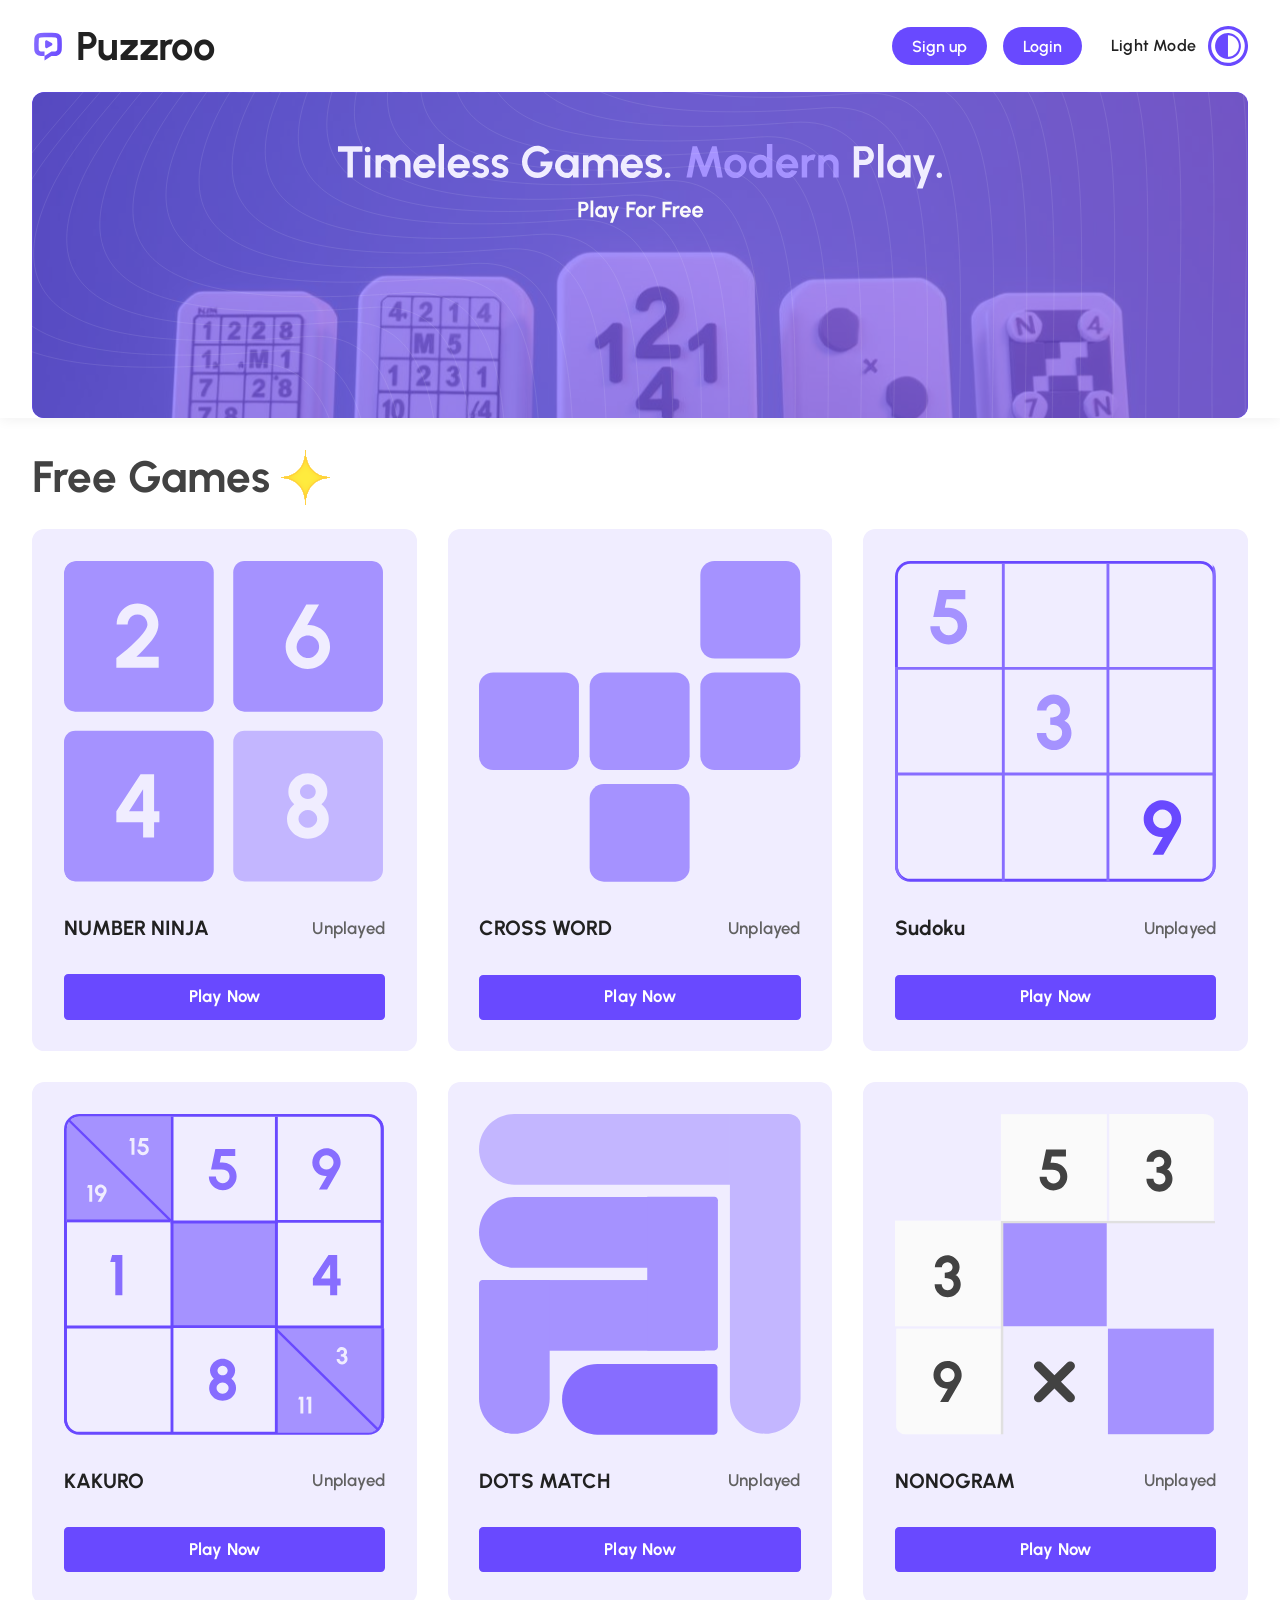
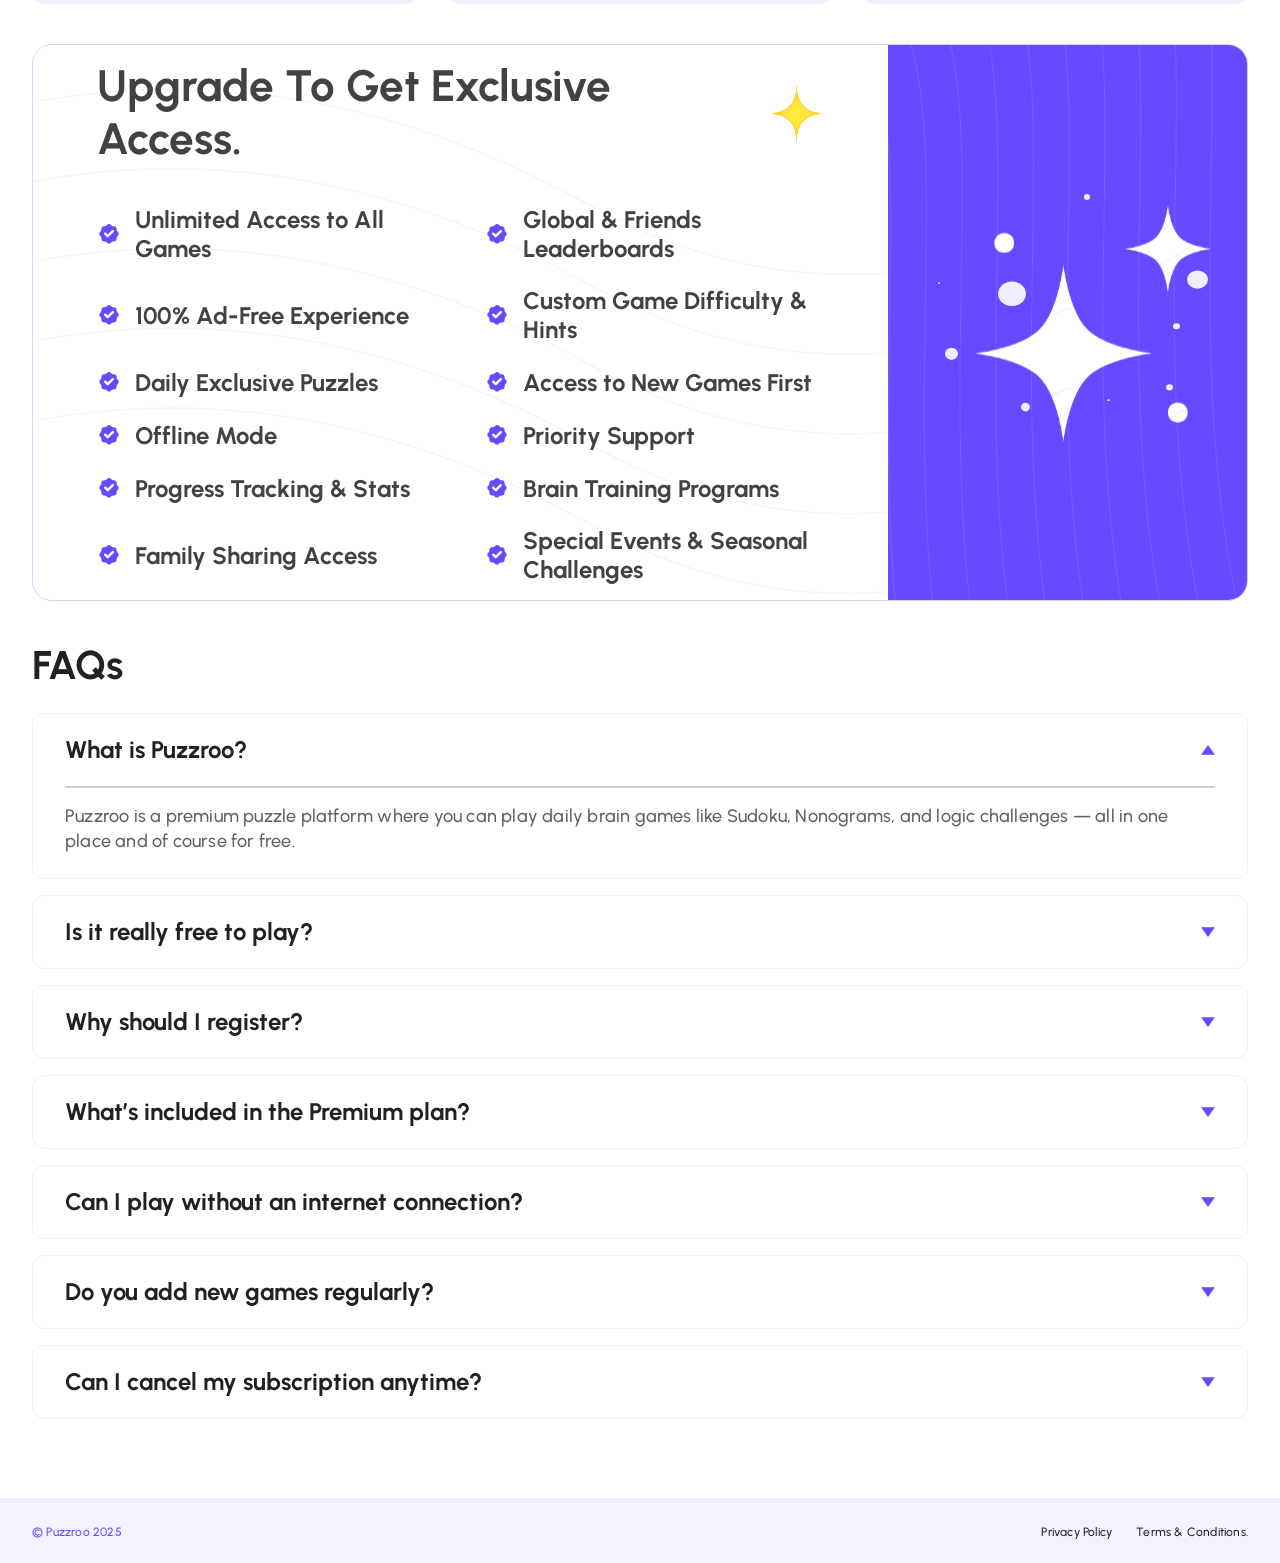
<file: index.html>
<!DOCTYPE html>
<html lang="en">

<head>
  <meta charset="UTF-8">
  <meta name="viewport" content="width=device-width, initial-scale=1.0">
  <title>Puzzroo - Timeless Games. Modern Play.</title>
  <!-- Google Fonts: Urbanist -->
  <link rel="preconnect" href="https://fonts.googleapis.com">
  <link rel="preconnect" href="https://fonts.gstatic.com" crossorigin>
  <link href="https://fonts.googleapis.com/css2?family=Urbanist:wght@400;500;600;700;800&display=swap" rel="stylesheet">
  <!-- Stylesheet -->
  <link rel="stylesheet" href="assets/css/main.css?v=13">
</head>

<body>
  <script>
    (function() {
      const savedTheme = localStorage.getItem('puzzroo-theme');
      const systemTheme = window.matchMedia('(prefers-color-scheme: dark)').matches ? 'dark' : 'light';
      const theme = savedTheme ? savedTheme : systemTheme;
      document.documentElement.setAttribute('data-theme', theme);
      document.body.classList.add(theme === 'dark' ? 'dark-mode' : 'light-mode');
    })();
  </script>
  <div class="wrapper-div" id="wrapper">
    <!-- Header Section (1440px x 444px) -->
    <header>
      <!-- Nav Bar (1312px x 92px) -->
      <nav class="navbar">
        <a href="#" class="nav-brand">
          <img src="assets/images/Logo.svg" alt="Puzzroo Logo" class="logo-img">
          <span class="brand-text">Puzzroo</span>
        </a>
        <div class="nav-right-container">
          <div class="nav-desktop-buttons">
            <a href="#signup" class="btn-signup">Sign up</a>
            <a href="#login" class="btn-login">Login</a>
          </div>
          <button id="theme-toggle" class="theme-toggle-btn" aria-label="Toggle theme" title="Toggle dark/light mode">
            <span class="theme-toggle-text">Light Mode</span>
            <img src="assets/images/Lightmode.svg" alt="Light Mode" class="theme-icon light-icon" width="32"
              height="32">
            <img src="assets/images/Darkmode.svg" alt="Dark Mode" class="theme-icon dark-icon" width="32" height="32">
          </button>
          <!-- Mobile Menu Toggle Button (24px x 21px Icon) -->
          <button id="mobile-menu-btn" class="mobile-menu-btn" aria-label="Toggle navigation menu"
            aria-expanded="false">
            <svg class="hamburger-icon" width="24" height="21" viewBox="0 0 24 21" fill="none"
              xmlns="http://www.w3.org/2000/svg">
              <path
                d="M1.45833 2.91667H21.875C22.75 2.91667 23.3333 2.33333 23.3333 1.45833C23.3333 0.583333 22.75 0 21.875 0H1.45833C0.583333 0 0 0.583333 0 1.45833C0 2.33333 0.583333 2.91667 1.45833 2.91667ZM1.45833 11.6667H21.875C22.75 11.6667 23.3333 11.0833 23.3333 10.2083C23.3333 9.33333 22.75 8.75 21.875 8.75H1.45833C0.583333 8.75 0 9.33333 0 10.2083C0 11.0833 0.583333 11.6667 1.45833 11.6667ZM1.45833 20.4167H21.875C22.75 20.4167 23.3333 19.8333 23.3333 18.9583C23.3333 18.0833 22.75 17.5 21.875 17.5H1.45833C0.583333 17.5 0 18.0833 0 18.9583C0 19.8333 0.583333 20.4167 1.45833 20.4167Z"
                fill="currentColor" />
            </svg>
          </button>
        </div>
      </nav>

      <!-- Mobile Navigation Overlay & Drawer -->
      <div id="mobile-nav-backdrop" class="mobile-nav-backdrop"></div>
      <div id="mobile-nav-drawer" class="mobile-nav-drawer" aria-hidden="true">
        <div class="mobile-drawer-header">
          <div class="nav-brand">
            <img src="assets/images/Logo.svg" alt="Puzzroo Logo" class="logo-img">
            <span class="brand-text">Puzzroo</span>
          </div>
          <button id="mobile-menu-close" class="mobile-menu-close" aria-label="Close menu">
            <svg width="24" height="24" viewBox="0 0 24 24" fill="none" stroke="currentColor" stroke-width="2.5"
              stroke-linecap="round" stroke-linejoin="round">
              <line x1="18" y1="6" x2="6" y2="18"></line>
              <line x1="6" y1="6" x2="18" y2="18"></line>
            </svg>
          </button>
        </div>

        <div class="mobile-drawer-body">
          <ul class="mobile-menu-links">
            <li><a href="#" class="mobile-link active">Home</a></li>
            <li><a href="#games" class="mobile-link">Free Games</a></li>
            <li><a href="#premium" class="mobile-link">Premium</a></li>
            <li><a href="#faqs" class="mobile-link">FAQs</a></li>
          </ul>

          <div class="mobile-drawer-divider"></div>

          <!-- Theme Mode Switcher in Mobile Drawer -->
          <div class="mobile-theme-row">
            <span class="mobile-theme-label">Appearance</span>
            <button id="mobile-theme-toggle" class="mobile-theme-toggle-btn">
              <span class="theme-text-light">Light</span>
              <span class="theme-text-dark">Dark</span>
            </button>
          </div>

          <!-- Action Buttons (Sign Up & Login) -->
          <div class="mobile-drawer-actions">
            <a href="#login" class="mobile-btn-login">Login</a>
            <a href="#signup" class="mobile-btn-signup">Sign up</a>
          </div>
        </div>
      </div>

      <!-- Hero Section (1312px x 352px, Radius 12px) -->
      <div class="hero-section">
        <div class="hero-svg-wrapper">
          <img src="assets/images/Hero-sec.svg" alt="Timeless Games. Modern Play. Play For Free" class="hero-svg-img">
        </div>
      </div>
    </header>

    <!-- Main Content Section -->
    <main>
      <!-- Games Section -->
      <section class="games-section">
        <h2 class="section-title">Free Games <img src="assets/images/Ellipse.svg" alt="Sparkle"
            class="title-sparkle-img" width="55" height="55"></h2>
        <div class="cards-grid">
          <!-- Card 1: NUMBER NINJA -->
          <div class="card-item">
            <div class="card-image-wrapper">
              <img src="assets/images/Card1.svg" alt="Number Ninja" class="card-img">
            </div>
            <div class="card-info">
              <span class="game-name">NUMBER NINJA</span>
              <span class="game-status">Unplayed</span>
            </div>
            <a href="lobby-ninja.html" class="btn-play" style="text-decoration: none;">Play Now</a>
          </div>

          <!-- Card 2: CROSS WORD -->
          <div class="card-item">
            <div class="card-image-wrapper">
              <img src="assets/images/Card2.svg" alt="Cross Word" class="card-img">
            </div>
            <div class="card-info">
              <span class="game-name">CROSS WORD</span>
              <span class="game-status game-status-icon">
                <img src="assets/images/Game.svg" alt="Game Icon" class="game-status-img" width="25" height="25">
              </span>
            </div>
            <a href="lobby-crossword.html" class="btn-play" style="text-decoration: none;">Play Now</a>
          </div>

          <!-- Card 3: Sudoku -->
          <div class="card-item">
            <div class="card-image-wrapper">
              <img src="assets/images/Card3.svg" alt="Sudoku" class="card-img">
            </div>
            <div class="card-info">
              <span class="game-name">Sudoku</span>
              <span class="game-status">Unplayed</span>
            </div>
            <a href="lobby.html" class="btn-play" style="text-decoration: none;">Play Now</a>
          </div>

          <!-- Card 4: KAKURO -->
          <div class="card-item">
            <div class="card-image-wrapper">
              <img src="assets/images/Card5.svg" alt="Kakuro" class="card-img">
            </div>
            <div class="card-info">
              <span class="game-name">KAKURO</span>
              <span class="game-status">Unplayed</span>
            </div>
            <a href="lobby-kakuro.html" class="btn-play" style="text-decoration: none;">Play Now</a>
          </div>

          <!-- Card 5: DOTS MATCH -->
          <div class="card-item">
            <div class="card-image-wrapper">
              <img src="assets/images/Card4.svg" alt="Dots Match" class="card-img">
            </div>
            <div class="card-info">
              <span class="game-name">DOTS MATCH</span>
              <span class="game-status">Unplayed</span>
            </div>
            <a href="lobby-dotsmatch.html" class="btn-play" style="text-decoration: none;">Play Now</a>
          </div>

          <!-- Card 6: NONOGRAM -->
          <div class="card-item">
            <div class="card-image-wrapper">
              <img src="assets/images/Card6-l.svg" alt="Nonogram" class="card-img card-img-light">
              <img src="assets/images/Card6-d.svg" alt="Nonogram" class="card-img card-img-dark">
            </div>
            <div class="card-info">
              <span class="game-name">NONOGRAM</span>
              <span class="game-status">Unplayed</span>
            </div>
            <a href="lobby-nonogram.html" class="btn-play" style="text-decoration: none;">Play Now</a>
          </div>
        </div>
      </section>

      <!-- Premium Section -->
      <section class="premium-section" id="premium">
        <!-- Mobile Heading (shown on mobile viewport) -->
        <h2 class="premium-heading-mobile">
          <img src="assets/images/Ellipse.svg" alt="Sparkle" class="heading-sparkle-icon" width="55" height="55">
          Upgrade to get Exclusive Access.
        </h2>

        <div class="premium-card">

          <!-- Left Content Block -->
          <div class="premium-content-left">
            <h2 class="premium-heading-desktop">
              Upgrade To Get Exclusive Access.
              <img src="assets/images/Ellipse.svg" alt="Sparkle" class="heading-sparkle-icon" width="55" height="55">
            </h2>

            <ul class="premium-features-grid">
              <!-- Item 1 -->
              <li class="feature-item">
                <span class="feature-check-icon">
                  <svg width="22" height="22" viewBox="0 0 22 22" fill="none" xmlns="http://www.w3.org/2000/svg">
                    <path class="check-bg" fill-rule="evenodd" clip-rule="evenodd"
                      d="M11 1C11.7 1 12.3 1.3 12.8 1.8L13.4 2.4C13.7 2.7 14.2 2.9 14.6 2.9H15.5C16.9 2.9 18 4 18 5.4V6.3C18 6.7 18.2 7.2 18.5 7.5L19.1 8.1C19.6 8.6 19.9 9.2 19.9 9.9C19.9 10.6 19.6 11.2 19.1 11.7L18.5 12.3C18.2 12.6 18 13.1 18 13.5V14.4C18 15.8 16.9 16.9 15.5 16.9H14.6C14.2 16.9 13.7 17.1 13.4 17.4L12.8 18C12.3 18.5 11.7 18.8 11 18.8C10.3 18.8 9.7 18.5 9.2 18L8.6 17.4C8.3 17.1 7.8 16.9 7.4 16.9H6.5C5.1 16.9 4 15.8 4 14.4V13.5C4 13.1 3.8 12.6 3.5 12.3L2.9 11.7C2.4 11.2 2.1 10.6 2.1 9.9C2.1 9.2 2.4 8.6 2.9 8.1L3.5 7.5C3.8 7.2 4 6.7 4 6.3V5.4C4 4 5.1 2.9 6.5 2.9H7.4C7.8 2.9 8.3 2.7 8.6 2.4L9.2 1.8C9.7 1.3 10.3 1 11 1Z"
                      fill="#6949FF" />
                    <path class="check-mark" d="M7.5 9.8L9.8 12.1L14.5 7.4" stroke="white" stroke-width="2.2"
                      stroke-linecap="round" stroke-linejoin="round" />
                  </svg>
                </span>
                <span class="feature-text">Unlimited Access to All Games</span>
              </li>

              <!-- Item 2 -->
              <li class="feature-item">
                <span class="feature-check-icon">
                  <svg width="22" height="22" viewBox="0 0 22 22" fill="none" xmlns="http://www.w3.org/2000/svg">
                    <path class="check-bg" fill-rule="evenodd" clip-rule="evenodd"
                      d="M11 1C11.7 1 12.3 1.3 12.8 1.8L13.4 2.4C13.7 2.7 14.2 2.9 14.6 2.9H15.5C16.9 2.9 18 4 18 5.4V6.3C18 6.7 18.2 7.2 18.5 7.5L19.1 8.1C19.6 8.6 19.9 9.2 19.9 9.9C19.9 10.6 19.6 11.2 19.1 11.7L18.5 12.3C18.2 12.6 18 13.1 18 13.5V14.4C18 15.8 16.9 16.9 15.5 16.9H14.6C14.2 16.9 13.7 17.1 13.4 17.4L12.8 18C12.3 18.5 11.7 18.8 11 18.8C10.3 18.8 9.7 18.5 9.2 18L8.6 17.4C8.3 17.1 7.8 16.9 7.4 16.9H6.5C5.1 16.9 4 15.8 4 14.4V13.5C4 13.1 3.8 12.6 3.5 12.3L2.9 11.7C2.4 11.2 2.1 10.6 2.1 9.9C2.1 9.2 2.4 8.6 2.9 8.1L3.5 7.5C3.8 7.2 4 6.7 4 6.3V5.4C4 4 5.1 2.9 6.5 2.9H7.4C7.8 2.9 8.3 2.7 8.6 2.4L9.2 1.8C9.7 1.3 10.3 1 11 1Z"
                      fill="#6949FF" />
                    <path class="check-mark" d="M7.5 9.8L9.8 12.1L14.5 7.4" stroke="white" stroke-width="2.2"
                      stroke-linecap="round" stroke-linejoin="round" />
                  </svg>
                </span>
                <span class="feature-text">100% Ad-Free Experience</span>
              </li>

              <!-- Item 3 -->
              <li class="feature-item">
                <span class="feature-check-icon">
                  <svg width="22" height="22" viewBox="0 0 22 22" fill="none" xmlns="http://www.w3.org/2000/svg">
                    <path class="check-bg" fill-rule="evenodd" clip-rule="evenodd"
                      d="M11 1C11.7 1 12.3 1.3 12.8 1.8L13.4 2.4C13.7 2.7 14.2 2.9 14.6 2.9H15.5C16.9 2.9 18 4 18 5.4V6.3C18 6.7 18.2 7.2 18.5 7.5L19.1 8.1C19.6 8.6 19.9 9.2 19.9 9.9C19.9 10.6 19.6 11.2 19.1 11.7L18.5 12.3C18.2 12.6 18 13.1 18 13.5V14.4C18 15.8 16.9 16.9 15.5 16.9H14.6C14.2 16.9 13.7 17.1 13.4 17.4L12.8 18C12.3 18.5 11.7 18.8 11 18.8C10.3 18.8 9.7 18.5 9.2 18L8.6 17.4C8.3 17.1 7.8 16.9 7.4 16.9H6.5C5.1 16.9 4 15.8 4 14.4V13.5C4 13.1 3.8 12.6 3.5 12.3L2.9 11.7C2.4 11.2 2.1 10.6 2.1 9.9C2.1 9.2 2.4 8.6 2.9 8.1L3.5 7.5C3.8 7.2 4 6.7 4 6.3V5.4C4 4 5.1 2.9 6.5 2.9H7.4C7.8 2.9 8.3 2.7 8.6 2.4L9.2 1.8C9.7 1.3 10.3 1 11 1Z"
                      fill="#6949FF" />
                    <path class="check-mark" d="M7.5 9.8L9.8 12.1L14.5 7.4" stroke="white" stroke-width="2.2"
                      stroke-linecap="round" stroke-linejoin="round" />
                  </svg>
                </span>
                <span class="feature-text">Daily Exclusive Puzzles</span>
              </li>

              <!-- Item 4 -->
              <li class="feature-item">
                <span class="feature-check-icon">
                  <svg width="22" height="22" viewBox="0 0 22 22" fill="none" xmlns="http://www.w3.org/2000/svg">
                    <path class="check-bg" fill-rule="evenodd" clip-rule="evenodd"
                      d="M11 1C11.7 1 12.3 1.3 12.8 1.8L13.4 2.4C13.7 2.7 14.2 2.9 14.6 2.9H15.5C16.9 2.9 18 4 18 5.4V6.3C18 6.7 18.2 7.2 18.5 7.5L19.1 8.1C19.6 8.6 19.9 9.2 19.9 9.9C19.9 10.6 19.6 11.2 19.1 11.7L18.5 12.3C18.2 12.6 18 13.1 18 13.5V14.4C18 15.8 16.9 16.9 15.5 16.9H14.6C14.2 16.9 13.7 17.1 13.4 17.4L12.8 18C12.3 18.5 11.7 18.8 11 18.8C10.3 18.8 9.7 18.5 9.2 18L8.6 17.4C8.3 17.1 7.8 16.9 7.4 16.9H6.5C5.1 16.9 4 15.8 4 14.4V13.5C4 13.1 3.8 12.6 3.5 12.3L2.9 11.7C2.4 11.2 2.1 10.6 2.1 9.9C2.1 9.2 2.4 8.6 2.9 8.1L3.5 7.5C3.8 7.2 4 6.7 4 6.3V5.4C4 4 5.1 2.9 6.5 2.9H7.4C7.8 2.9 8.3 2.7 8.6 2.4L9.2 1.8C9.7 1.3 10.3 1 11 1Z"
                      fill="#6949FF" />
                    <path class="check-mark" d="M7.5 9.8L9.8 12.1L14.5 7.4" stroke="white" stroke-width="2.2"
                      stroke-linecap="round" stroke-linejoin="round" />
                  </svg>
                </span>
                <span class="feature-text">Offline Mode</span>
              </li>

              <!-- Item 5 -->
              <li class="feature-item">
                <span class="feature-check-icon">
                  <svg width="22" height="22" viewBox="0 0 22 22" fill="none" xmlns="http://www.w3.org/2000/svg">
                    <path class="check-bg" fill-rule="evenodd" clip-rule="evenodd"
                      d="M11 1C11.7 1 12.3 1.3 12.8 1.8L13.4 2.4C13.7 2.7 14.2 2.9 14.6 2.9H15.5C16.9 2.9 18 4 18 5.4V6.3C18 6.7 18.2 7.2 18.5 7.5L19.1 8.1C19.6 8.6 19.9 9.2 19.9 9.9C19.9 10.6 19.6 11.2 19.1 11.7L18.5 12.3C18.2 12.6 18 13.1 18 13.5V14.4C18 15.8 16.9 16.9 15.5 16.9H14.6C14.2 16.9 13.7 17.1 13.4 17.4L12.8 18C12.3 18.5 11.7 18.8 11 18.8C10.3 18.8 9.7 18.5 9.2 18L8.6 17.4C8.3 17.1 7.8 16.9 7.4 16.9H6.5C5.1 16.9 4 15.8 4 14.4V13.5C4 13.1 3.8 12.6 3.5 12.3L2.9 11.7C2.4 11.2 2.1 10.6 2.1 9.9C2.1 9.2 2.4 8.6 2.9 8.1L3.5 7.5C3.8 7.2 4 6.7 4 6.3V5.4C4 4 5.1 2.9 6.5 2.9H7.4C7.8 2.9 8.3 2.7 8.6 2.4L9.2 1.8C9.7 1.3 10.3 1 11 1Z"
                      fill="#6949FF" />
                    <path class="check-mark" d="M7.5 9.8L9.8 12.1L14.5 7.4" stroke="white" stroke-width="2.2"
                      stroke-linecap="round" stroke-linejoin="round" />
                  </svg>
                </span>
                <span class="feature-text">Progress Tracking & Stats</span>
              </li>

              <!-- Item 6 -->
              <li class="feature-item">
                <span class="feature-check-icon">
                  <svg width="22" height="22" viewBox="0 0 22 22" fill="none" xmlns="http://www.w3.org/2000/svg">
                    <path class="check-bg" fill-rule="evenodd" clip-rule="evenodd"
                      d="M11 1C11.7 1 12.3 1.3 12.8 1.8L13.4 2.4C13.7 2.7 14.2 2.9 14.6 2.9H15.5C16.9 2.9 18 4 18 5.4V6.3C18 6.7 18.2 7.2 18.5 7.5L19.1 8.1C19.6 8.6 19.9 9.2 19.9 9.9C19.9 10.6 19.6 11.2 19.1 11.7L18.5 12.3C18.2 12.6 18 13.1 18 13.5V14.4C18 15.8 16.9 16.9 15.5 16.9H14.6C14.2 16.9 13.7 17.1 13.4 17.4L12.8 18C12.3 18.5 11.7 18.8 11 18.8C10.3 18.8 9.7 18.5 9.2 18L8.6 17.4C8.3 17.1 7.8 16.9 7.4 16.9H6.5C5.1 16.9 4 15.8 4 14.4V13.5C4 13.1 3.8 12.6 3.5 12.3L2.9 11.7C2.4 11.2 2.1 10.6 2.1 9.9C2.1 9.2 2.4 8.6 2.9 8.1L3.5 7.5C3.8 7.2 4 6.7 4 6.3V5.4C4 4 5.1 2.9 6.5 2.9H7.4C7.8 2.9 8.3 2.7 8.6 2.4L9.2 1.8C9.7 1.3 10.3 1 11 1Z"
                      fill="#6949FF" />
                    <path class="check-mark" d="M7.5 9.8L9.8 12.1L14.5 7.4" stroke="white" stroke-width="2.2"
                      stroke-linecap="round" stroke-linejoin="round" />
                  </svg>
                </span>
                <span class="feature-text">Family Sharing Access</span>
              </li>

              <!-- Item 7 -->
              <li class="feature-item">
                <span class="feature-check-icon">
                  <svg width="22" height="22" viewBox="0 0 22 22" fill="none" xmlns="http://www.w3.org/2000/svg">
                    <path class="check-bg" fill-rule="evenodd" clip-rule="evenodd"
                      d="M11 1C11.7 1 12.3 1.3 12.8 1.8L13.4 2.4C13.7 2.7 14.2 2.9 14.6 2.9H15.5C16.9 2.9 18 4 18 5.4V6.3C18 6.7 18.2 7.2 18.5 7.5L19.1 8.1C19.6 8.6 19.9 9.2 19.9 9.9C19.9 10.6 19.6 11.2 19.1 11.7L18.5 12.3C18.2 12.6 18 13.1 18 13.5V14.4C18 15.8 16.9 16.9 15.5 16.9H14.6C14.2 16.9 13.7 17.1 13.4 17.4L12.8 18C12.3 18.5 11.7 18.8 11 18.8C10.3 18.8 9.7 18.5 9.2 18L8.6 17.4C8.3 17.1 7.8 16.9 7.4 16.9H6.5C5.1 16.9 4 15.8 4 14.4V13.5C4 13.1 3.8 12.6 3.5 12.3L2.9 11.7C2.4 11.2 2.1 10.6 2.1 9.9C2.1 9.2 2.4 8.6 2.9 8.1L3.5 7.5C3.8 7.2 4 6.7 4 6.3V5.4C4 4 5.1 2.9 6.5 2.9H7.4C7.8 2.9 8.3 2.7 8.6 2.4L9.2 1.8C9.7 1.3 10.3 1 11 1Z"
                      fill="#6949FF" />
                    <path class="check-mark" d="M7.5 9.8L9.8 12.1L14.5 7.4" stroke="white" stroke-width="2.2"
                      stroke-linecap="round" stroke-linejoin="round" />
                  </svg>
                </span>
                <span class="feature-text">Global & Friends Leaderboards</span>
              </li>

              <!-- Item 8 -->
              <li class="feature-item">
                <span class="feature-check-icon">
                  <svg width="22" height="22" viewBox="0 0 22 22" fill="none" xmlns="http://www.w3.org/2000/svg">
                    <path class="check-bg" fill-rule="evenodd" clip-rule="evenodd"
                      d="M11 1C11.7 1 12.3 1.3 12.8 1.8L13.4 2.4C13.7 2.7 14.2 2.9 14.6 2.9H15.5C16.9 2.9 18 4 18 5.4V6.3C18 6.7 18.2 7.2 18.5 7.5L19.1 8.1C19.6 8.6 19.9 9.2 19.9 9.9C19.9 10.6 19.6 11.2 19.1 11.7L18.5 12.3C18.2 12.6 18 13.1 18 13.5V14.4C18 15.8 16.9 16.9 15.5 16.9H14.6C14.2 16.9 13.7 17.1 13.4 17.4L12.8 18C12.3 18.5 11.7 18.8 11 18.8C10.3 18.8 9.7 18.5 9.2 18L8.6 17.4C8.3 17.1 7.8 16.9 7.4 16.9H6.5C5.1 16.9 4 15.8 4 14.4V13.5C4 13.1 3.8 12.6 3.5 12.3L2.9 11.7C2.4 11.2 2.1 10.6 2.1 9.9C2.1 9.2 2.4 8.6 2.9 8.1L3.5 7.5C3.8 7.2 4 6.7 4 6.3V5.4C4 4 5.1 2.9 6.5 2.9H7.4C7.8 2.9 8.3 2.7 8.6 2.4L9.2 1.8C9.7 1.3 10.3 1 11 1Z"
                      fill="#6949FF" />
                    <path class="check-mark" d="M7.5 9.8L9.8 12.1L14.5 7.4" stroke="white" stroke-width="2.2"
                      stroke-linecap="round" stroke-linejoin="round" />
                  </svg>
                </span>
                <span class="feature-text">Custom Game Difficulty & Hints</span>
              </li>

              <!-- Item 9 -->
              <li class="feature-item">
                <span class="feature-check-icon">
                  <svg width="22" height="22" viewBox="0 0 22 22" fill="none" xmlns="http://www.w3.org/2000/svg">
                    <path class="check-bg" fill-rule="evenodd" clip-rule="evenodd"
                      d="M11 1C11.7 1 12.3 1.3 12.8 1.8L13.4 2.4C13.7 2.7 14.2 2.9 14.6 2.9H15.5C16.9 2.9 18 4 18 5.4V6.3C18 6.7 18.2 7.2 18.5 7.5L19.1 8.1C19.6 8.6 19.9 9.2 19.9 9.9C19.9 10.6 19.6 11.2 19.1 11.7L18.5 12.3C18.2 12.6 18 13.1 18 13.5V14.4C18 15.8 16.9 16.9 15.5 16.9H14.6C14.2 16.9 13.7 17.1 13.4 17.4L12.8 18C12.3 18.5 11.7 18.8 11 18.8C10.3 18.8 9.7 18.5 9.2 18L8.6 17.4C8.3 17.1 7.8 16.9 7.4 16.9H6.5C5.1 16.9 4 15.8 4 14.4V13.5C4 13.1 3.8 12.6 3.5 12.3L2.9 11.7C2.4 11.2 2.1 10.6 2.1 9.9C2.1 9.2 2.4 8.6 2.9 8.1L3.5 7.5C3.8 7.2 4 6.7 4 6.3V5.4C4 4 5.1 2.9 6.5 2.9H7.4C7.8 2.9 8.3 2.7 8.6 2.4L9.2 1.8C9.7 1.3 10.3 1 11 1Z"
                      fill="#6949FF" />
                    <path class="check-mark" d="M7.5 9.8L9.8 12.1L14.5 7.4" stroke="white" stroke-width="2.2"
                      stroke-linecap="round" stroke-linejoin="round" />
                  </svg>
                </span>
                <span class="feature-text">Access to New Games First</span>
              </li>

              <!-- Item 10 -->
              <li class="feature-item">
                <span class="feature-check-icon">
                  <svg width="22" height="22" viewBox="0 0 22 22" fill="none" xmlns="http://www.w3.org/2000/svg">
                    <path class="check-bg" fill-rule="evenodd" clip-rule="evenodd"
                      d="M11 1C11.7 1 12.3 1.3 12.8 1.8L13.4 2.4C13.7 2.7 14.2 2.9 14.6 2.9H15.5C16.9 2.9 18 4 18 5.4V6.3C18 6.7 18.2 7.2 18.5 7.5L19.1 8.1C19.6 8.6 19.9 9.2 19.9 9.9C19.9 10.6 19.6 11.2 19.1 11.7L18.5 12.3C18.2 12.6 18 13.1 18 13.5V14.4C18 15.8 16.9 16.9 15.5 16.9H14.6C14.2 16.9 13.7 17.1 13.4 17.4L12.8 18C12.3 18.5 11.7 18.8 11 18.8C10.3 18.8 9.7 18.5 9.2 18L8.6 17.4C8.3 17.1 7.8 16.9 7.4 16.9H6.5C5.1 16.9 4 15.8 4 14.4V13.5C4 13.1 3.8 12.6 3.5 12.3L2.9 11.7C2.4 11.2 2.1 10.6 2.1 9.9C2.1 9.2 2.4 8.6 2.9 8.1L3.5 7.5C3.8 7.2 4 6.7 4 6.3V5.4C4 4 5.1 2.9 6.5 2.9H7.4C7.8 2.9 8.3 2.7 8.6 2.4L9.2 1.8C9.7 1.3 10.3 1 11 1Z"
                      fill="#6949FF" />
                    <path class="check-mark" d="M7.5 9.8L9.8 12.1L14.5 7.4" stroke="white" stroke-width="2.2"
                      stroke-linecap="round" stroke-linejoin="round" />
                  </svg>
                </span>
                <span class="feature-text">Priority Support</span>
              </li>

              <!-- Item 11 -->
              <li class="feature-item">
                <span class="feature-check-icon">
                  <svg width="22" height="22" viewBox="0 0 22 22" fill="none" xmlns="http://www.w3.org/2000/svg">
                    <path class="check-bg" fill-rule="evenodd" clip-rule="evenodd"
                      d="M11 1C11.7 1 12.3 1.3 12.8 1.8L13.4 2.4C13.7 2.7 14.2 2.9 14.6 2.9H15.5C16.9 2.9 18 4 18 5.4V6.3C18 6.7 18.2 7.2 18.5 7.5L19.1 8.1C19.6 8.6 19.9 9.2 19.9 9.9C19.9 10.6 19.6 11.2 19.1 11.7L18.5 12.3C18.2 12.6 18 13.1 18 13.5V14.4C18 15.8 16.9 16.9 15.5 16.9H14.6C14.2 16.9 13.7 17.1 13.4 17.4L12.8 18C12.3 18.5 11.7 18.8 11 18.8C10.3 18.8 9.7 18.5 9.2 18L8.6 17.4C8.3 17.1 7.8 16.9 7.4 16.9H6.5C5.1 16.9 4 15.8 4 14.4V13.5C4 13.1 3.8 12.6 3.5 12.3L2.9 11.7C2.4 11.2 2.1 10.6 2.1 9.9C2.1 9.2 2.4 8.6 2.9 8.1L3.5 7.5C3.8 7.2 4 6.7 4 6.3V5.4C4 4 5.1 2.9 6.5 2.9H7.4C7.8 2.9 8.3 2.7 8.6 2.4L9.2 1.8C9.7 1.3 10.3 1 11 1Z"
                      fill="#6949FF" />
                    <path class="check-mark" d="M7.5 9.8L9.8 12.1L14.5 7.4" stroke="white" stroke-width="2.2"
                      stroke-linecap="round" stroke-linejoin="round" />
                  </svg>
                </span>
                <span class="feature-text">Brain Training Programs</span>
              </li>

              <!-- Item 12 -->
              <li class="feature-item">
                <span class="feature-check-icon">
                  <svg width="22" height="22" viewBox="0 0 22 22" fill="none" xmlns="http://www.w3.org/2000/svg">
                    <path class="check-bg" fill-rule="evenodd" clip-rule="evenodd"
                      d="M11 1C11.7 1 12.3 1.3 12.8 1.8L13.4 2.4C13.7 2.7 14.2 2.9 14.6 2.9H15.5C16.9 2.9 18 4 18 5.4V6.3C18 6.7 18.2 7.2 18.5 7.5L19.1 8.1C19.6 8.6 19.9 9.2 19.9 9.9C19.9 10.6 19.6 11.2 19.1 11.7L18.5 12.3C18.2 12.6 18 13.1 18 13.5V14.4C18 15.8 16.9 16.9 15.5 16.9H14.6C14.2 16.9 13.7 17.1 13.4 17.4L12.8 18C12.3 18.5 11.7 18.8 11 18.8C10.3 18.8 9.7 18.5 9.2 18L8.6 17.4C8.3 17.1 7.8 16.9 7.4 16.9H6.5C5.1 16.9 4 15.8 4 14.4V13.5C4 13.1 3.8 12.6 3.5 12.3L2.9 11.7C2.4 11.2 2.1 10.6 2.1 9.9C2.1 9.2 2.4 8.6 2.9 8.1L3.5 7.5C3.8 7.2 4 6.7 4 6.3V5.4C4 4 5.1 2.9 6.5 2.9H7.4C7.8 2.9 8.3 2.7 8.6 2.4L9.2 1.8C9.7 1.3 10.3 1 11 1Z"
                      fill="#6949FF" />
                    <path class="check-mark" d="M7.5 9.8L9.8 12.1L14.5 7.4" stroke="white" stroke-width="2.2"
                      stroke-linecap="round" stroke-linejoin="round" />
                  </svg>
                </span>
                <span class="feature-text">Special Events & Seasonal Challenges</span>
              </li>
            </ul>
          </div>

          <!-- Right Illustration Block (Premium Right SVG Image) -->
          <div class="premium-illustration-right">
            <img src="assets/images/Premium-right.svg" alt="Premium Exclusive Access" class="premium-right-img">
          </div>

          <!-- Background Wavy Contour Lines (moved to end for proper stacking over illustration) -->
          <svg class="premium-bg-lines" viewBox="0 0 1312 557" fill="none" preserveAspectRatio="none"
            xmlns="http://www.w3.org/2000/svg">
            <path d="M-100 80 Q 250 -20, 600 160 T 1350 60" stroke="rgba(255, 255, 255, 0.05)" stroke-width="1.5" />
            <path d="M-100 160 Q 250 60, 600 240 T 1350 140" stroke="rgba(255, 255, 255, 0.05)" stroke-width="1.5" />
            <path d="M-100 240 Q 250 140, 600 320 T 1350 220" stroke="rgba(255, 255, 255, 0.05)" stroke-width="1.5" />
            <path d="M-100 320 Q 250 220, 600 400 T 1350 300" stroke="rgba(255, 255, 255, 0.05)" stroke-width="1.5" />
            <path d="M-100 400 Q 250 300, 600 480 T 1350 380" stroke="rgba(255, 255, 255, 0.05)" stroke-width="1.5" />
          </svg>
        </div>
      </section>

      <!-- FAQs Section -->
      <section class="faqs-section" id="faqs">
        <h2 class="section-title">FAQs</h2>
        <div class="faq-accordion">
          <!-- Item 1 (Active by default matching prompt image) -->
          <div class="faq-item active">
            <button class="faq-question" aria-expanded="true">
              <span>What is Puzzroo?</span>
              <svg class="faq-icon" width="14" height="10" viewBox="0 0 14 10" fill="none"
                xmlns="http://www.w3.org/2000/svg">
                <path d="M7 10L0.0717968 0.25L13.9282 0.25L7 10Z" fill="#6949FF" />
              </svg>
            </button>
            <div class="faq-answer-content">
              <div class="faq-divider"></div>
              <p class="faq-answer">Puzzroo is a premium puzzle platform where you can play daily brain games like
                Sudoku, Nonograms, and logic challenges — all in one place and of course for free.</p>
            </div>
          </div>

          <!-- Item 2 -->
          <div class="faq-item">
            <button class="faq-question" aria-expanded="false">
              <span>Is it really free to play?</span>
              <svg class="faq-icon" width="14" height="10" viewBox="0 0 14 10" fill="none"
                xmlns="http://www.w3.org/2000/svg">
                <path d="M7 10L0.0717968 0.25L13.9282 0.25L7 10Z" fill="#6949FF" />
              </svg>
            </button>
            <div class="faq-answer-content">
              <div class="faq-divider"></div>
              <p class="faq-answer">Yes! All core games on Puzzroo are 100% free to play. We also offer an optional
                Premium membership for ad-free access, offline play, and exclusive daily puzzle challenges.</p>
            </div>
          </div>

          <!-- Item 3 -->
          <div class="faq-item">
            <button class="faq-question" aria-expanded="false">
              <span>Why should I register?</span>
              <svg class="faq-icon" width="14" height="10" viewBox="0 0 14 10" fill="none"
                xmlns="http://www.w3.org/2000/svg">
                <path d="M7 10L0.0717968 0.25L13.9282 0.25L7 10Z" fill="#6949FF" />
              </svg>
            </button>
            <div class="faq-answer-content">
              <div class="faq-divider"></div>
              <p class="faq-answer">Creating a free account lets you track your game progress, save high scores, earn
                achievement badges, and sync your gameplay seamlessly across all your devices.</p>
            </div>
          </div>

          <!-- Item 4 -->
          <div class="faq-item">
            <button class="faq-question" aria-expanded="false">
              <span>What’s included in the Premium plan?</span>
              <svg class="faq-icon" width="14" height="10" viewBox="0 0 14 10" fill="none"
                xmlns="http://www.w3.org/2000/svg">
                <path d="M7 10L0.0717968 0.25L13.9282 0.25L7 10Z" fill="#6949FF" />
              </svg>
            </button>
            <div class="faq-answer-content">
              <div class="faq-divider"></div>
              <p class="faq-answer">Premium gives you unlimited access to all puzzles, a 100% ad-free experience,
                offline play mode, detailed statistics & progress tracking, early access to new releases, and family
                sharing.</p>
            </div>
          </div>

          <!-- Item 5 -->
          <div class="faq-item">
            <button class="faq-question" aria-expanded="false">
              <span>Can I play without an internet connection?</span>
              <svg class="faq-icon" width="14" height="10" viewBox="0 0 14 10" fill="none"
                xmlns="http://www.w3.org/2000/svg">
                <path d="M7 10L0.0717968 0.25L13.9282 0.25L7 10Z" fill="#6949FF" />
              </svg>
            </button>
            <div class="faq-answer-content">
              <div class="faq-divider"></div>
              <p class="faq-answer">Yes, Premium subscribers can download puzzle packs and play them completely offline
                anytime, anywhere without needing an active internet connection.</p>
            </div>
          </div>

          <!-- Item 6 -->
          <div class="faq-item">
            <button class="faq-question" aria-expanded="false">
              <span>Do you add new games regularly?</span>
              <svg class="faq-icon" width="14" height="10" viewBox="0 0 14 10" fill="none"
                xmlns="http://www.w3.org/2000/svg">
                <path d="M7 10L0.0717968 0.25L13.9282 0.25L7 10Z" fill="#6949FF" />
              </svg>
            </button>
            <div class="faq-answer-content">
              <div class="faq-divider"></div>
              <p class="faq-answer">Absolutely! We update Puzzroo with fresh daily challenges every single day and
                regularly introduce brand new game titles and puzzle variations every month.</p>
            </div>
          </div>

          <!-- Item 7 -->
          <div class="faq-item">
            <button class="faq-question" aria-expanded="false">
              <span>Can I cancel my subscription anytime?</span>
              <svg class="faq-icon" width="14" height="10" viewBox="0 0 14 10" fill="none"
                xmlns="http://www.w3.org/2000/svg">
                <path d="M7 10L0.0717968 0.25L13.9282 0.25L7 10Z" fill="#6949FF" />
              </svg>
            </button>
            <div class="faq-answer-content">
              <div class="faq-divider"></div>
              <p class="faq-answer">Yes, you can cancel your Premium subscription at any time directly from your account
                settings with a single click. There are no cancellation fees or commitments.</p>
            </div>
          </div>
        </div>
      </section>
    </main>

    <!-- Footer -->
    <footer>
      <div class="footer-container">
        <p class="footer-copyright">&copy; Puzzroo 2025</p>
        <div class="footer-links">
          <a href="#privacy">Privacy Policy</a>
          <a href="#terms">Terms & Conditions.</a>
        </div>
      </div>
    </footer>
  </div>

  <script src="assets/js/main.js?v=2"></script>
</body>

</html>
</file>
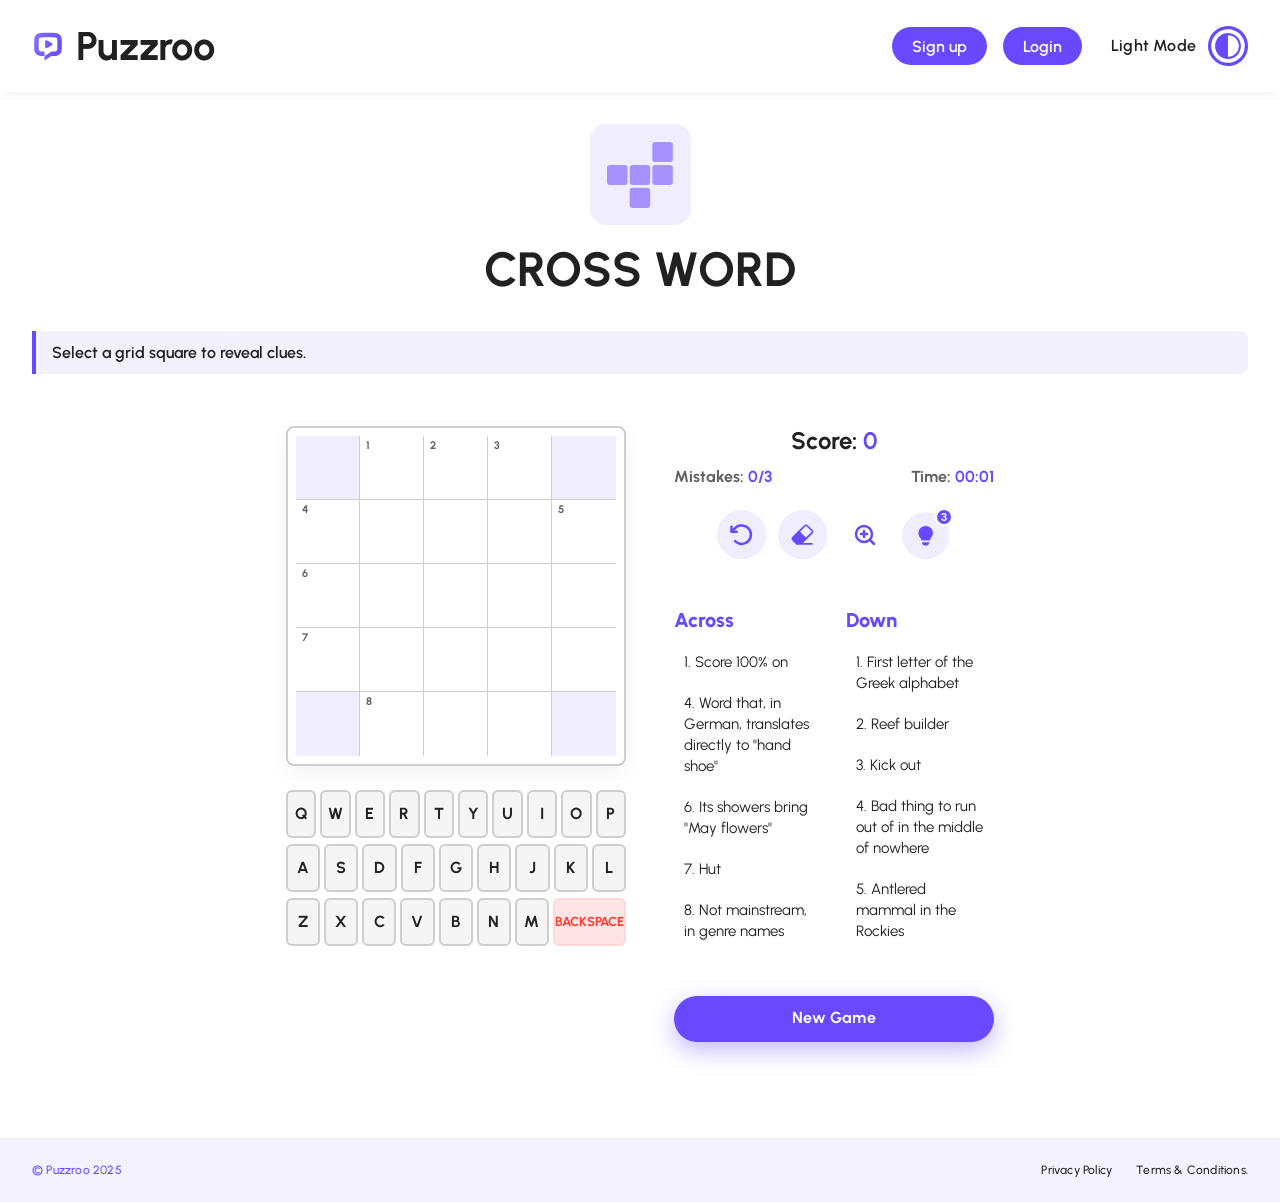
<file: game-crossword.html>
<!DOCTYPE html>
<html lang="en">

<head>
  <meta charset="UTF-8">
  <meta name="viewport" content="width=device-width, initial-scale=1.0">
  <title>Puzzroo - Play Cross Word</title>
  <!-- Google Fonts: Urbanist -->
  <link rel="preconnect" href="https://fonts.googleapis.com">
  <link rel="preconnect" href="https://fonts.gstatic.com" crossorigin>
  <link href="https://fonts.googleapis.com/css2?family=Urbanist:wght@400;500;600;700;800&display=swap" rel="stylesheet">
  <!-- Stylesheet -->
  <link rel="stylesheet" href="assets/css/main.css?v=13">

  <style>
    /* ==========================================================================
       Cross Word Specific Styles
       ========================================================================== */
    :root {
      --cw-cell-w: 64px;
      --cw-cell-h: 64px;
      --cw-cell-border: #CECECE;
      --cw-cell-empty-bg: #FFFFFF;
      --cw-hint-bg: #F0EDFF;
      --cw-hint-color: #212121;
      --cw-board-bg: #FFFFFF;
      --cw-selected-bg: #E3DDFF;
      --cw-word-highlight-bg: #F4F1FF;
    }

    [data-theme="dark"],
    body.dark-mode {
      --cw-cell-border: #2D274A;
      --cw-cell-empty-bg: #1F222A;
      --cw-hint-bg: #211D39;
      --cw-hint-color: #F8F7FF;
      --cw-board-bg: #1F222A;
      --cw-selected-bg: #352E58;
      --cw-word-highlight-bg: #2D264F;
    }

    @media (max-width: 768px) {
      :root {
        --cw-cell-w: 48px;
        --cw-cell-h: 48px;
      }
    }

    .crossword-layout {
      position: relative;
      display: flex;
      flex-direction: row;
      justify-content: center;
      align-items: flex-start;
      gap: 48px;
      width: 100%;
      margin-top: 16px;
    }

    @media (max-width: 1024px) {
      .crossword-layout {
        flex-direction: column;
        align-items: center;
        gap: 24px;
      }
    }

    .cw-board-wrapper {
      display: flex;
      justify-content: center;
      align-items: center;
      width: auto;
      flex-shrink: 0;
      transition: transform 0.3s ease;
    }

    .cw-board-wrapper.zoomed {
      transform: scale(1.15);
    }

    .cw-board-container {
      position: relative;
      background-color: var(--cw-board-bg);
      border-radius: 8px;
      padding: 8px;
      box-shadow: 0 8px 24px rgba(0, 0, 0, 0.05);
      border: 2px solid var(--cw-cell-border);
      transition: background-color 0.3s ease, border-color 0.3s ease;
    }

    .cw-board {
      display: grid;
      grid-template-columns: repeat(5, var(--cw-cell-w));
      grid-template-rows: repeat(5, var(--cw-cell-h));
      gap: 0;
      user-select: none;
      -webkit-user-select: none;
    }

    .cw-cell {
      width: var(--cw-cell-w);
      height: var(--cw-cell-h);
      display: flex;
      align-items: center;
      justify-content: center;
      cursor: pointer;
      position: relative;
      box-sizing: border-box;
      border-right: 1px solid var(--cw-cell-border);
      border-bottom: 1px solid var(--cw-cell-border);
      font-family: 'Urbanist', sans-serif;
      font-weight: 800;
      font-size: 26px;
      color: var(--text-primary);
      text-transform: uppercase;
      transition: background-color 0.3s ease, border-color 0.3s ease;
    }

    /* Grid borders */
    .cw-cell:nth-child(5n) {
      border-right: none;
    }

    .cw-cell:nth-child(n+21) {
      border-bottom: none;
    }

    /* Block Cell */
    .cw-cell.block-cell {
      background-color: var(--cw-hint-bg);
      cursor: not-allowed;
    }

    /* Playable Cell */
    .cw-cell.playable-cell {
      background-color: var(--cw-cell-empty-bg);
    }

    .cw-cell-num {
      position: absolute;
      top: 4px;
      left: 6px;
      font-size: 11px;
      font-weight: 700;
      color: var(--text-secondary);
      line-height: 1;
    }

    /* Highlights */
    .cw-cell.playable-cell.word-highlighted {
      background-color: var(--cw-word-highlight-bg);
    }

    .cw-cell.playable-cell.selected {
      background-color: var(--cw-selected-bg);
      outline: 2px solid var(--primary-purple);
      outline-offset: -2px;
      z-index: 3;
    }

    /* Error highlight */
    .cw-cell.playable-cell.cell-error {
      background-color: #FFE5E5 !important;
      color: #FF3B30 !important;
    }

    [data-theme="dark"] .cw-cell.playable-cell.cell-error {
      background-color: #3D1E22 !important;
      color: #FF453A !important;
    }

    /* Clues Section */
    .cw-clues-wrapper {
      display: flex;
      flex-direction: row;
      gap: 24px;
      width: 100%;
      max-width: 720px;
      box-sizing: border-box;
    }

    .cw-clues-wrapper>div {
      flex: 1;
      min-width: 0;
    }

    @media (max-width: 600px) {
      .cw-clues-wrapper {
        flex-direction: column;
        gap: 16px;
      }
    }

    .cw-clue-header {
      font-size: 20px;
      font-weight: 800;
      color: var(--primary-purple);
      margin-bottom: 8px;
      border-bottom: 2px solid var(--border-color);
      padding-bottom: 6px;
    }

    .cw-clues-list {
      list-style: none;
      padding: 0;
      margin: 0;
      display: flex;
      flex-direction: column;
      gap: 8px;
    }

    .cw-clue-item {
      font-size: 15px;
      line-height: 1.4;
      padding: 6px 10px;
      border-radius: 6px;
      cursor: pointer;
      color: var(--text-primary);
      transition: background-color 0.2s, color 0.2s;
    }

    .cw-clue-item:hover {
      background-color: var(--cw-word-highlight-bg);
    }

    .cw-clue-item.active-clue {
      background-color: var(--primary-purple);
      color: #FFFFFF !important;
      font-weight: 600;
    }

    /* Virtual QWERTY Keyboard */
    .virtual-keyboard {
      display: flex;
      flex-direction: column;
      gap: 6px;
      width: 100%;
      max-width: 480px;
      margin-top: 24px;
      box-sizing: border-box;
    }

    .keyboard-row {
      display: flex;
      justify-content: center;
      gap: 4px;
      width: 100%;
    }

    .kb-btn {
      background-color: var(--btn-keypad-bg, #FFFFFF);
      color: var(--btn-keypad-color, #212121);
      border: 2px solid var(--cw-cell-border);
      border-radius: 6px;
      font-family: 'Urbanist', sans-serif;
      font-weight: 700;
      font-size: 16px;
      flex: 1;
      height: 48px;
      display: flex;
      align-items: center;
      justify-content: center;
      cursor: pointer;
      user-select: none;
      text-transform: uppercase;
      transition: background-color 0.2s, transform 0.05s;
    }

    .kb-btn:active {
      transform: scale(0.95);
    }

    .kb-btn.special-btn {
      flex: 1.5;
      font-size: 13px;
      background-color: #FFE5E5;
      color: #FF3B30;
      border-color: #FFD6D6;
    }

    [data-theme="dark"] .kb-btn.special-btn {
      background-color: #3D1E22;
      color: #FF453A;
      border-color: #5D262A;
    }

    /* Active Clue display above the board */
    .active-clue-banner {
      width: 100%;
      background-color: var(--cw-word-highlight-bg);
      border-left: 4px solid var(--primary-purple);
      padding: 12px 16px;
      border-radius: 0 8px 8px 0;
      font-weight: 600;
      font-size: 16px;
      color: var(--text-primary);
      margin-bottom: 12px;
      box-sizing: border-box;
      transition: background-color 0.3s ease;
    }
  </style>
</head>

<body class="lobby-page-body">
  <script>
    (function () {
      const savedTheme = localStorage.getItem('puzzroo-theme');
      const systemTheme = window.matchMedia('(prefers-color-scheme: dark)').matches ? 'dark' : 'light';
      const theme = savedTheme ? savedTheme : systemTheme;
      document.documentElement.setAttribute('data-theme', theme);
      document.body.classList.add(theme === 'dark' ? 'dark-mode' : 'light-mode');
    })();
  </script>
  <div class="wrapper-div" id="wrapper">
    <!-- Header Section (Navbar only, no Hero) -->
    <header>
      <!-- Nav Bar (1312px x 92px) -->
      <nav class="navbar">
        <a href="index.html" class="nav-brand">
          <img src="assets/images/Logo.svg" alt="Puzzroo Logo" class="logo-img">
          <span class="brand-text">Puzzroo</span>
        </a>
        <div class="nav-right-container">
          <div class="nav-desktop-buttons">
            <a href="#signup" class="btn-signup">Sign up</a>
            <a href="#login" class="btn-login">Login</a>
          </div>
          <button id="theme-toggle" class="theme-toggle-btn" aria-label="Toggle theme" title="Toggle dark/light mode">
            <span class="theme-toggle-text">Light Mode</span>
            <img src="assets/images/Lightmode.svg" alt="Light Mode" class="theme-icon light-icon">
            <img src="assets/images/Darkmode.svg" alt="Dark Mode" class="theme-icon dark-icon">
          </button>
          <!-- Mobile Menu Toggle Button (24px x 21px Icon) -->
          <button id="mobile-menu-btn" class="mobile-menu-btn" aria-label="Toggle navigation menu"
            aria-expanded="false">
            <svg class="hamburger-icon" width="24" height="21" viewBox="0 0 24 21" fill="none"
              xmlns="http://www.w3.org/2000/svg">
              <path
                d="M1.45833 2.91667H21.875C22.75 2.91667 23.3333 2.33333 23.3333 1.45833C23.3333 0.583333 22.75 0 21.875 0H1.45833C0.583333 0 0 0.583333 0 1.45833C0 2.33333 0.583333 2.91667 1.45833 2.91667ZM1.45833 11.6667H21.875C22.75 11.6667 23.3333 11.0833 23.3333 10.2083C23.3333 9.33333 22.75 8.75 21.875 8.75H1.45833C0.583333 8.75 0 9.33333 0 10.2083C0 11.0833 0.583333 11.6667 1.45833 11.6667ZM1.45833 20.4167H21.875C22.75 20.4167 23.3333 19.8333 23.3333 18.9583C23.3333 18.0833 22.75 17.5 21.875 17.5H1.45833C0.583333 17.5 0 18.0833 0 18.9583C0 19.8333 0.583333 20.4167 1.45833 20.4167Z"
                fill="currentColor" />
            </svg>
          </button>
        </div>
      </nav>

      <!-- Mobile Navigation Overlay & Drawer -->
      <div id="mobile-nav-backdrop" class="mobile-nav-backdrop"></div>
      <div id="mobile-nav-drawer" class="mobile-nav-drawer" aria-hidden="true">
        <div class="mobile-drawer-header">
          <div class="nav-brand">
            <img src="assets/images/Logo.svg" alt="Puzzroo Logo" class="logo-img">
            <span class="brand-text">Puzzroo</span>
          </div>
          <button id="mobile-menu-close" class="mobile-menu-close" aria-label="Close menu">
            <svg width="24" height="24" viewBox="0 0 24 24" fill="none" stroke="currentColor" stroke-width="2.5"
              stroke-linecap="round" stroke-linejoin="round">
              <line x1="18" y1="6" x2="6" y2="18"></line>
              <line x1="6" y1="6" x2="18" y2="18"></line>
            </svg>
          </button>
        </div>

        <div class="mobile-drawer-body">
          <ul class="mobile-menu-links">
            <li><a href="index.html" class="mobile-link">Home</a></li>
            <li><a href="index.html#games" class="mobile-link">Free Games</a></li>
            <li><a href="index.html#premium" class="mobile-link">Premium</a></li>
            <li><a href="index.html#faqs" class="mobile-link">FAQs</a></li>
          </ul>

          <div class="mobile-drawer-divider"></div>

          <!-- Theme Mode Switcher in Mobile Drawer -->
          <div class="mobile-theme-row">
            <span class="mobile-theme-label">Appearance</span>
            <button id="mobile-theme-toggle" class="mobile-theme-toggle-btn">
              <span class="theme-text-light">Light</span>
              <span class="theme-text-dark">Dark</span>
            </button>
          </div>

          <!-- Action Buttons (Sign Up & Login) -->
          <div class="mobile-drawer-actions">
            <a href="#login" class="mobile-btn-login">Login</a>
            <a href="#signup" class="mobile-btn-signup">Sign up</a>
          </div>
        </div>
      </div>
    </header>

    <!-- Main Content Section -->
    <main>
      <div class="game-container">
        <!-- Cross Word Header/Card Info -->
        <div class="lobby-card" style="gap: 16px; margin-bottom: 8px;">
          <div class="lobby-icon-wrapper">
            <img src="assets/images/Card2.svg" alt="Cross Word Icon" class="lobby-icon-img">
          </div>
          <h1 class="lobby-title">CROSS WORD</h1>
        </div>

        <!-- Active Clue Banner -->
        <div id="active-clue-banner" class="active-clue-banner">
          Select a grid square to reveal clues.
        </div>

        <!-- Cross Word Play Area Layout -->
        <div class="crossword-layout">
          <!-- Left side: Game Box (Board Wrapper) & Keyboard -->
          <div style="display: flex; flex-direction: column; align-items: center;">
            <div class="cw-board-wrapper" id="board-wrapper">
              <div class="cw-board-container">
                <div id="cw-board" class="cw-board">
                  <!-- Grid cells will be generated dynamically -->
                </div>
              </div>
            </div>

            <!-- Virtual Keyboard -->
            <div class="virtual-keyboard">
              <div class="keyboard-row">
                <button class="kb-btn" data-key="q">q</button>
                <button class="kb-btn" data-key="w">w</button>
                <button class="kb-btn" data-key="e">e</button>
                <button class="kb-btn" data-key="r">r</button>
                <button class="kb-btn" data-key="t">t</button>
                <button class="kb-btn" data-key="y">y</button>
                <button class="kb-btn" data-key="u">u</button>
                <button class="kb-btn" data-key="i">i</button>
                <button class="kb-btn" data-key="o">o</button>
                <button class="kb-btn" data-key="p">p</button>
              </div>
              <div class="keyboard-row">
                <button class="kb-btn" data-key="a">a</button>
                <button class="kb-btn" data-key="s">s</button>
                <button class="kb-btn" data-key="d">d</button>
                <button class="kb-btn" data-key="f">f</button>
                <button class="kb-btn" data-key="g">g</button>
                <button class="kb-btn" data-key="h">h</button>
                <button class="kb-btn" data-key="j">j</button>
                <button class="kb-btn" data-key="k">k</button>
                <button class="kb-btn" data-key="l">l</button>
              </div>
              <div class="keyboard-row">
                <button class="kb-btn" data-key="z">z</button>
                <button class="kb-btn" data-key="x">x</button>
                <button class="kb-btn" data-key="c">c</button>
                <button class="kb-btn" data-key="v">v</button>
                <button class="kb-btn" data-key="b">b</button>
                <button class="kb-btn" data-key="n">n</button>
                <button class="kb-btn" data-key="m">m</button>
                <button class="kb-btn special-btn" data-key="backspace">Backspace</button>
              </div>
            </div>
          </div>

          <!-- Right side: Clues and Tools Controls -->
          <div class="game-controls">
            <!-- Stats Container (Mistakes, Score, Time) -->
            <div class="stats-container">
              <div class="stat-item" id="stat-mistakes">Mistakes: <span id="mistakes-val">0/3</span></div>
              <div class="stat-item" id="stat-score">Score: <span id="score-val">0</span></div>
              <div class="stat-item" id="stat-time">Time: <span id="timer-val">00:00</span></div>
            </div>

            <div class="tools-row" style="margin-bottom: 24px;">
              <!-- Undo Button -->
              <button id="tool-undo" class="tool-btn" aria-label="Undo last move" title="Undo">
                <img src="assets/images/Restarticon.svg" alt="Undo" class="tool-icon-img">
              </button>
              <!-- Erase Button -->
              <button id="tool-erase" class="tool-btn" aria-label="Erase letter" title="Erase">
                <img src="assets/images/Eraseicon.svg" alt="Erase" class="tool-icon-img">
              </button>
              <!-- Zoom Button -->
              <button id="tool-zoom" class="tool-btn" aria-label="Zoom board size" title="Zoom">
                <svg width="24" height="24" viewBox="0 0 24 24" fill="none" stroke="currentColor" stroke-width="2.5"
                  stroke-linecap="round" stroke-linejoin="round" style="display: block; color: var(--primary-purple);">
                  <circle cx="11" cy="11" r="8"></circle>
                  <line x1="21" y1="21" x2="16.65" y2="16.65"></line>
                  <line x1="11" y1="8" x2="11" y2="14"></line>
                  <line x1="8" y1="11" x2="14" y2="11"></line>
                </svg>
              </button>
              <!-- Hint Button -->
              <button id="tool-hint" class="tool-btn" aria-label="Reveal hint" title="Hint">
                <img src="assets/images/Hint%20icon.svg" alt="Hint" class="tool-icon-img">
                <span id="hint-badge" class="tool-btn-badge">3</span>
              </button>
            </div>

            <!-- Clues Panel -->
            <div class="cw-clues-wrapper">
              <div>
                <h3 class="cw-clue-header">Across</h3>
                <ul id="across-clues" class="cw-clues-list">
                  <!-- Across clues populated by JS -->
                </ul>
              </div>
              <div>
                <h3 class="cw-clue-header">Down</h3>
                <ul id="down-clues" class="cw-clues-list">
                  <!-- Down clues populated by JS -->
                </ul>
              </div>
            </div>

            <!-- New Game Button -->
            <button id="btn-new-game" class="lobby-play-btn" style="margin-top: 24px; width: 100%;">
              New Game
            </button>
          </div>
        </div>
      </div>
    </main>

    <!-- Footer -->
    <footer>
      <div class="footer-container">
        <p class="footer-copyright">&copy; Puzzroo 2025</p>
        <div class="footer-links">
          <a href="#privacy">Privacy Policy</a>
          <a href="#terms">Terms & Conditions.</a>
        </div>
      </div>
    </footer>
  </div>

  <!-- Game Over Overlay -->
  <div id="game-over-overlay" class="game-overlay">
    <div class="overlay-content">
      <h2 class="overlay-title">Game Over</h2>
      <p class="overlay-text">You have made 3 mistakes. Don't give up! Try again and train your brain.</p>
      <button id="btn-game-over-restart" class="overlay-btn">Try Again</button>
    </div>
  </div>

  <!-- Victory Overlay -->
  <div id="victory-overlay" class="game-overlay">
    <div class="overlay-content">
      <h2 class="overlay-title">Congratulations!</h2>
      <p class="overlay-text">You have successfully completed the Cross Word puzzle. Your score is <span
          id="final-score">0</span>!</p>
      <button id="btn-victory-new-game" class="overlay-btn">Play Another Game</button>
    </div>
  </div>

  <script src="assets/js/main.js?v=2"></script>
  <script src="assets/js/crossword.js?v=1"></script>
</body>

</html>
</file>
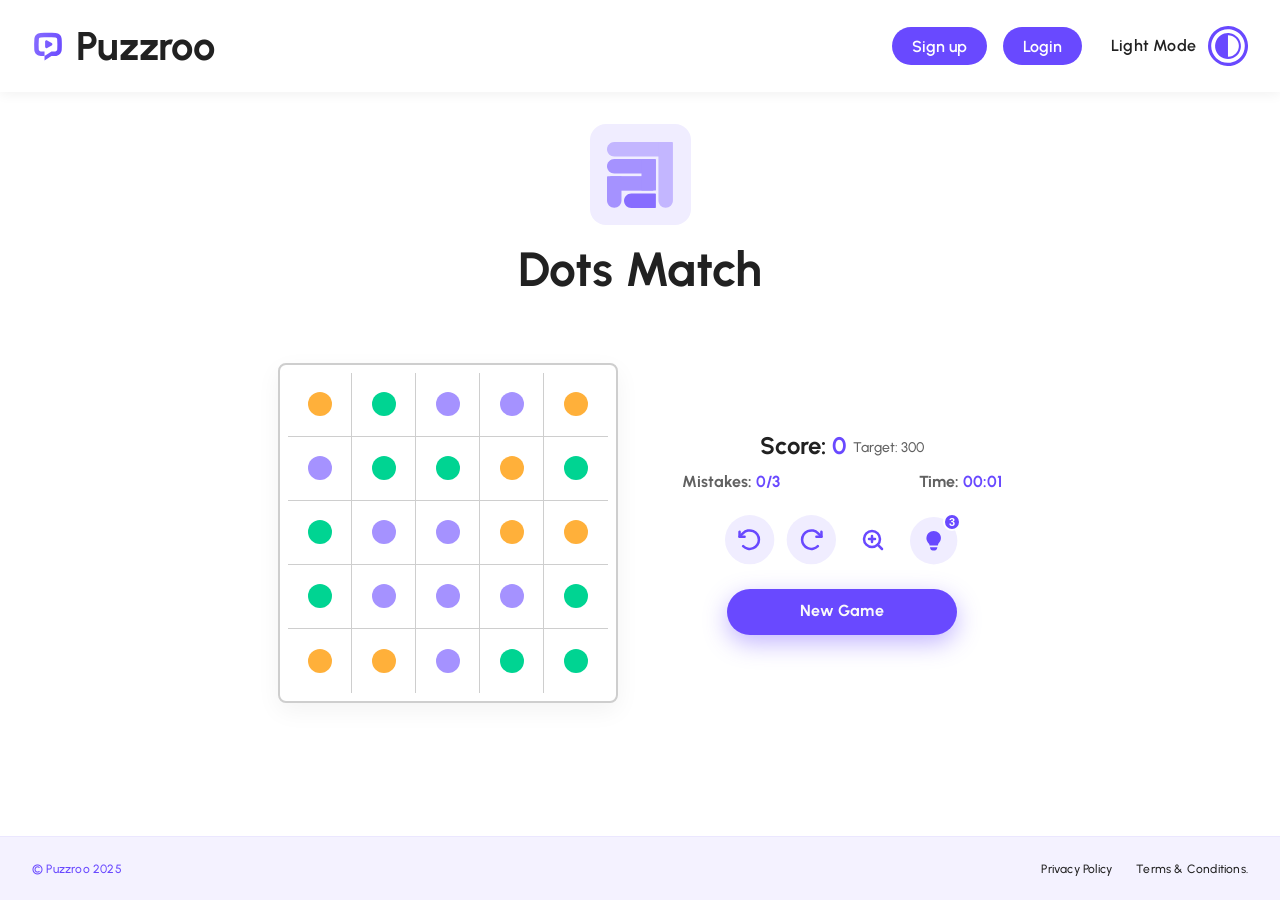
<file: game-dotsmatch.html>
<!DOCTYPE html>
<html lang="en">

<head>
  <meta charset="UTF-8">
  <meta name="viewport" content="width=device-width, initial-scale=1.0">
  <title>Puzzroo - Play Dots Match</title>
  <!-- Google Fonts: Urbanist -->
  <link rel="preconnect" href="https://fonts.googleapis.com">
  <link rel="preconnect" href="https://fonts.gstatic.com" crossorigin>
  <link href="https://fonts.googleapis.com/css2?family=Urbanist:wght@400;500;600;700;800&display=swap" rel="stylesheet">
  <!-- Stylesheet -->
  <link rel="stylesheet" href="assets/css/main.css?v=13">

  <style>
    /* ==========================================================================
       Dots Match Specific Styles
       ========================================================================== */
    :root {
      --dots-cell-w: 64px;
      --dots-cell-h: 64px;
      --dots-cell-border: #CECECE;
      --dots-cell-empty-bg: #FFFFFF;
      --dots-board-bg: #FFFFFF;
    }

    [data-theme="dark"],
    body.dark-mode {
      --dots-cell-border: #2D274A;
      --dots-cell-empty-bg: #1F222A;
      --dots-board-bg: #1F222A;
    }

    @media (max-width: 768px) {
      :root {
        --dots-cell-w: 48px;
        --dots-cell-h: 48px;
      }
    }

    .dotsmatch-layout {
      position: relative;
    }

    .dots-board-wrapper {
      display: flex;
      justify-content: center;
      align-items: center;
      width: auto;
      flex-shrink: 0;
      margin: 16px 0;
      position: relative;
      transition: transform 0.3s ease;
      touch-action: none;
      /* Prevent scrolling while dragging on mobile */
    }

    .dots-board-wrapper.zoomed {
      transform: scale(1.15);
    }

    .dots-board-container {
      position: relative;
      background-color: var(--dots-board-bg);
      border-radius: 8px;
      padding: 8px;
      box-shadow: 0 8px 24px rgba(0, 0, 0, 0.05);
      border: 2px solid var(--dots-cell-border);
      transition: background-color 0.3s ease, border-color 0.3s ease;
    }

    .dots-board {
      display: grid;
      grid-template-columns: repeat(5, var(--dots-cell-w));
      grid-template-rows: repeat(5, var(--dots-cell-h));
      gap: 0;
      user-select: none;
      -webkit-user-select: none;
    }

    .dots-cell {
      width: var(--dots-cell-w);
      height: var(--dots-cell-h);
      display: flex;
      align-items: center;
      justify-content: center;
      cursor: pointer;
      position: relative;
      box-sizing: border-box;
      border-right: 1px solid var(--dots-cell-border);
      border-bottom: 1px solid var(--dots-cell-border);
      background-color: var(--dots-cell-empty-bg);
      transition: background-color 0.3s ease, border-color 0.3s ease;
    }

    /* Grid borders */
    .dots-cell:nth-child(5n) {
      border-right: none;
    }

    .dots-cell:nth-child(n+21) {
      border-bottom: none;
    }

    .dot-element {
      width: 24px;
      height: 24px;
      border-radius: 50%;
      transition: transform 0.2s cubic-bezier(0.175, 0.885, 0.32, 1.275), box-shadow 0.2s ease;
      position: relative;
      z-index: 2;
    }

    /* Selected dot animation */
    .dots-cell.selected .dot-element {
      transform: scale(1.3);
      box-shadow: 0 0 12px rgba(105, 73, 255, 0.4);
    }

    /* SVG connector lines overlay */
    .dots-svg-overlay {
      position: absolute;
      top: 8px;
      /* matching container padding */
      left: 8px;
      width: calc(5 * var(--dots-cell-w));
      height: calc(5 * var(--dots-cell-h));
      pointer-events: none;
      z-index: 1;
    }

    .dots-svg-line {
      stroke-width: 6px;
      stroke-linecap: round;
      stroke-linejoin: round;
      opacity: 0.8;
      transition: stroke 0.2s ease;
    }

    /* Dot Color Variables */
    .dot-purple {
      background-color: #A592FF;
    }

    .dot-orange {
      background-color: #FFB03A;
    }

    .dot-mint {
      background-color: #00D492;
    }

    .dot-pink {
      background-color: #FF6B8B;
    }

    .dot-blue {
      background-color: #4BABFF;
    }

    /* Target score indicator */
    .score-target-indicator {
      font-size: 14px;
      color: var(--text-secondary);
      margin-top: 4px;
      font-weight: 500;
    }
  </style>
</head>

<body class="lobby-page-body">
  <script>
    (function() {
      const savedTheme = localStorage.getItem('puzzroo-theme');
      const systemTheme = window.matchMedia('(prefers-color-scheme: dark)').matches ? 'dark' : 'light';
      const theme = savedTheme ? savedTheme : systemTheme;
      document.documentElement.setAttribute('data-theme', theme);
      document.body.classList.add(theme === 'dark' ? 'dark-mode' : 'light-mode');
    })();
  </script>
  <div class="wrapper-div" id="wrapper">
    <!-- Header Section (Navbar only, no Hero) -->
    <header>
      <!-- Nav Bar (1312px x 92px) -->
      <nav class="navbar">
        <a href="index.html" class="nav-brand">
          <img src="assets/images/Logo.svg" alt="Puzzroo Logo" class="logo-img">
          <span class="brand-text">Puzzroo</span>
        </a>
        <div class="nav-right-container">
          <div class="nav-desktop-buttons">
            <a href="#signup" class="btn-signup">Sign up</a>
            <a href="#login" class="btn-login">Login</a>
          </div>
          <button id="theme-toggle" class="theme-toggle-btn" aria-label="Toggle theme" title="Toggle dark/light mode">
            <span class="theme-toggle-text">Light Mode</span>
            <img src="assets/images/Lightmode.svg" alt="Light Mode" class="theme-icon light-icon">
            <img src="assets/images/Darkmode.svg" alt="Dark Mode" class="theme-icon dark-icon">
          </button>
          <!-- Mobile Menu Toggle Button (24px x 21px Icon) -->
          <button id="mobile-menu-btn" class="mobile-menu-btn" aria-label="Toggle navigation menu"
            aria-expanded="false">
            <svg class="hamburger-icon" width="24" height="21" viewBox="0 0 24 21" fill="none"
              xmlns="http://www.w3.org/2000/svg">
              <path
                d="M1.45833 2.91667H21.875C22.75 2.91667 23.3333 2.33333 23.3333 1.45833C23.3333 0.583333 22.75 0 21.875 0H1.45833C0.583333 0 0 0.583333 0 1.45833C0 2.33333 0.583333 2.91667 1.45833 2.91667ZM1.45833 11.6667H21.875C22.75 11.6667 23.3333 11.0833 23.3333 10.2083C23.3333 9.33333 22.75 8.75 21.875 8.75H1.45833C0.583333 8.75 0 9.33333 0 10.2083C0 11.0833 0.583333 11.6667 1.45833 11.6667ZM1.45833 20.4167H21.875C22.75 20.4167 23.3333 19.8333 23.3333 18.9583C23.3333 18.0833 22.75 17.5 21.875 17.5H1.45833C0.583333 17.5 0 18.0833 0 18.9583C0 19.8333 0.583333 20.4167 1.45833 20.4167Z"
                fill="currentColor" />
            </svg>
          </button>
        </div>
      </nav>

      <!-- Mobile Navigation Overlay & Drawer -->
      <div id="mobile-nav-backdrop" class="mobile-nav-backdrop"></div>
      <div id="mobile-nav-drawer" class="mobile-nav-drawer" aria-hidden="true">
        <div class="mobile-drawer-header">
          <div class="nav-brand">
            <img src="assets/images/Logo.svg" alt="Puzzroo Logo" class="logo-img">
            <span class="brand-text">Puzzroo</span>
          </div>
          <button id="mobile-menu-close" class="mobile-menu-close" aria-label="Close menu">
            <svg width="24" height="24" viewBox="0 0 24 24" fill="none" stroke="currentColor" stroke-width="2.5"
              stroke-linecap="round" stroke-linejoin="round">
              <line x1="18" y1="6" x2="6" y2="18"></line>
              <line x1="6" y1="6" x2="18" y2="18"></line>
            </svg>
          </button>
        </div>

        <div class="mobile-drawer-body">
          <ul class="mobile-menu-links">
            <li><a href="index.html" class="mobile-link">Home</a></li>
            <li><a href="index.html#games" class="mobile-link">Free Games</a></li>
            <li><a href="index.html#premium" class="mobile-link">Premium</a></li>
            <li><a href="index.html#faqs" class="mobile-link">FAQs</a></li>
          </ul>

          <div class="mobile-drawer-divider"></div>

          <!-- Theme Mode Switcher in Mobile Drawer -->
          <div class="mobile-theme-row">
            <span class="mobile-theme-label">Appearance</span>
            <button id="mobile-theme-toggle" class="mobile-theme-toggle-btn">
              <span class="theme-text-light">Light</span>
              <span class="theme-text-dark">Dark</span>
            </button>
          </div>

          <!-- Action Buttons (Sign Up & Login) -->
          <div class="mobile-drawer-actions">
            <a href="#login" class="mobile-btn-login">Login</a>
            <a href="#signup" class="mobile-btn-signup">Sign up</a>
          </div>
        </div>
      </div>
    </header>

    <!-- Main Content Section -->
    <main>
      <div class="game-container">
        <!-- Dots Match Header/Card Info -->
        <div class="lobby-card" style="gap: 16px; margin-bottom: 8px;">
          <div class="lobby-icon-wrapper">
            <img src="assets/images/Card4.svg" alt="Dots Match Icon" class="lobby-icon-img">
          </div>
          <h1 class="lobby-title">Dots Match</h1>
        </div>

        <!-- Dots Match Play Area Layout -->
        <div class="game-layout dotsmatch-layout">
          <!-- Left side: Game Box (Board Wrapper) -->
          <div class="dots-board-wrapper" id="board-wrapper">
            <div class="dots-board-container">
              <svg id="dots-svg-overlay" class="dots-svg-overlay"></svg>
              <div id="dots-board" class="dots-board">
                <!-- Grid and dots will be generated dynamically -->
              </div>
            </div>
          </div>

          <!-- Right side (Desktop) / Bottom (Mobile): Controls -->
          <div class="game-controls">
            <!-- Stats Container (Mistakes, Score, Time) -->
            <div class="stats-container">
              <div class="stat-item" id="stat-mistakes">Mistakes: <span id="mistakes-val">0/3</span></div>
              <div class="stat-item" id="stat-score">
                Score: <span id="score-val">0</span>
                <div class="score-target-indicator">Target: 300</div>
              </div>
              <div class="stat-item" id="stat-time">Time: <span id="timer-val">00:00</span></div>
            </div>

            <div class="tools-row">
              <!-- Undo Button -->
              <button id="tool-undo" class="tool-btn" aria-label="Undo last move" title="Undo">
                <img src="assets/images/Restarticon.svg" alt="Undo" class="tool-icon-img">
              </button>
              <!-- Restart Button -->
              <button id="tool-restart" class="tool-btn" aria-label="Restart game" title="Restart">
                <img src="assets/images/Restarticon.svg" alt="Restart" class="tool-icon-img"
                  style="transform: scaleX(-1);">
              </button>
              <!-- Zoom Button -->
              <button id="tool-zoom" class="tool-btn" aria-label="Zoom board size" title="Zoom">
                <svg width="24" height="24" viewBox="0 0 24 24" fill="none" stroke="currentColor" stroke-width="2.5"
                  stroke-linecap="round" stroke-linejoin="round" style="display: block; color: var(--primary-purple);">
                  <circle cx="11" cy="11" r="8"></circle>
                  <line x1="21" y1="21" x2="16.65" y2="16.65"></line>
                  <line x1="11" y1="8" x2="11" y2="14"></line>
                  <line x1="8" y1="11" x2="14" y2="11"></line>
                </svg>
              </button>
              <!-- Hint Button -->
              <button id="tool-hint" class="tool-btn" aria-label="Reveal hint" title="Hint">
                <img src="assets/images/Hint%20icon.svg" alt="Hint" class="tool-icon-img">
                <span id="hint-badge" class="tool-btn-badge">3</span>
              </button>
            </div>

            <!-- New Game Button -->
            <button id="btn-new-game" class="lobby-play-btn">
              New Game
            </button>
          </div>
        </div>
      </div>
    </main>

    <!-- Footer -->
    <footer>
      <div class="footer-container">
        <p class="footer-copyright">&copy; Puzzroo 2025</p>
        <div class="footer-links">
          <a href="#privacy">Privacy Policy</a>
          <a href="#terms">Terms & Conditions.</a>
        </div>
      </div>
    </footer>
  </div>

  <!-- Game Over Overlay -->
  <div id="game-over-overlay" class="game-overlay">
    <div class="overlay-content">
      <h2 class="overlay-title">Game Over</h2>
      <p class="overlay-text">You have made 3 mistakes or ran out of possible moves. Try again and train your brain.</p>
      <button id="btn-game-over-restart" class="overlay-btn">Try Again</button>
    </div>
  </div>

  <!-- Victory Overlay -->
  <div id="victory-overlay" class="game-overlay">
    <div class="overlay-content">
      <h2 class="overlay-title">Congratulations!</h2>
      <p class="overlay-text">You have successfully cleared the Dots Match puzzle. Your score is <span
          id="final-score">0</span>!</p>
      <button id="btn-victory-new-game" class="overlay-btn">Play Another Game</button>
    </div>
  </div>

  <script src="assets/js/main.js?v=2"></script>
  <script src="assets/js/dotsmatch.js?v=1"></script>
</body>

</html>
</file>
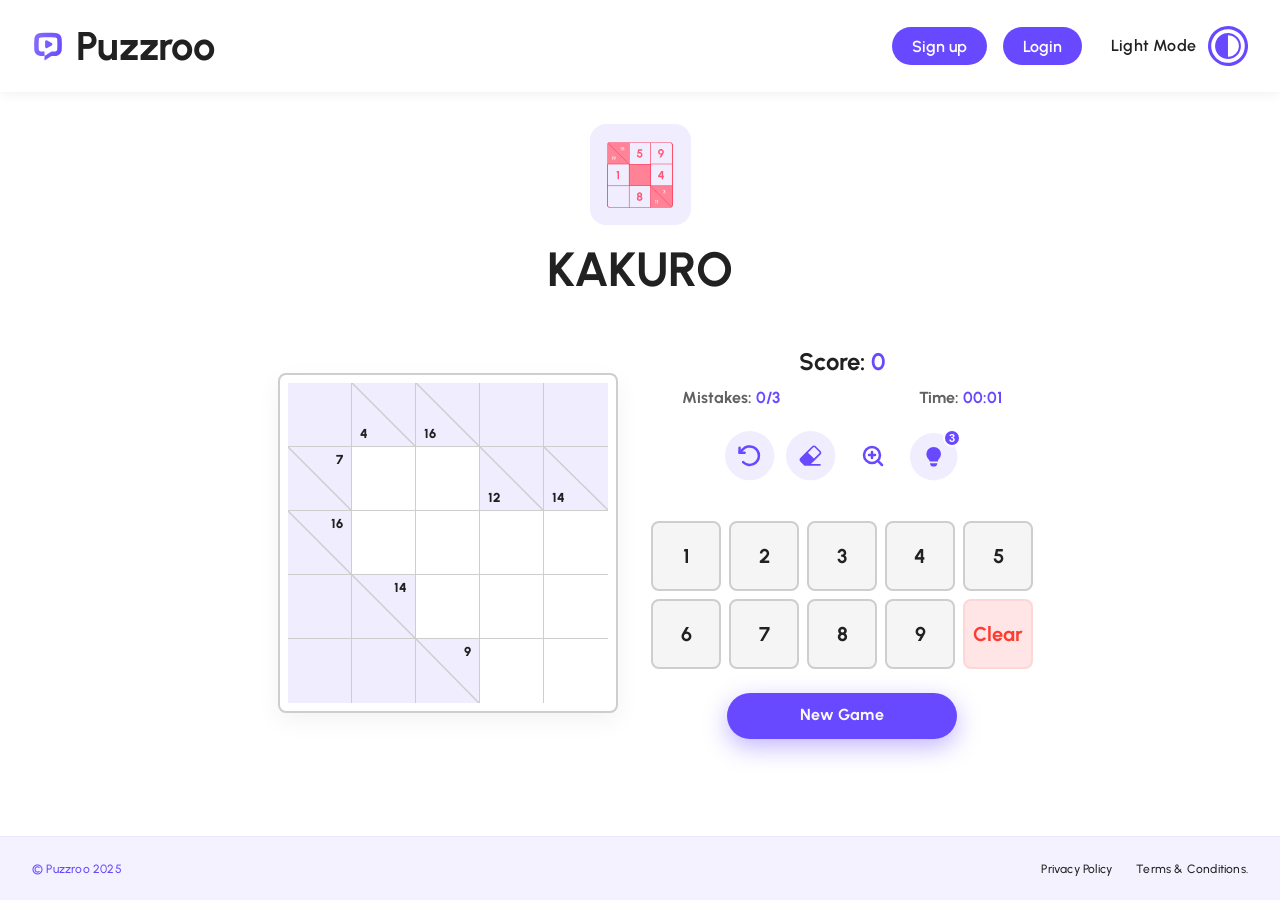
<file: game-kakuro.html>
<!DOCTYPE html>
<html lang="en">

<head>
  <meta charset="UTF-8">
  <meta name="viewport" content="width=device-width, initial-scale=1.0">
  <title>Puzzroo - Play Kakuro</title>
  <!-- Google Fonts: Urbanist -->
  <link rel="preconnect" href="https://fonts.googleapis.com">
  <link rel="preconnect" href="https://fonts.gstatic.com" crossorigin>
  <link href="https://fonts.googleapis.com/css2?family=Urbanist:wght@400;500;600;700;800&display=swap" rel="stylesheet">
  <!-- Stylesheet -->
  <link rel="stylesheet" href="assets/css/main.css?v=13">
  
  <style>
    /* ==========================================================================
       Kakuro Specific Styles
       ========================================================================== */
    :root {
      --kakuro-cell-w: 64px;
      --kakuro-cell-h: 64px;
      --kakuro-cell-border: #CECECE;
      --kakuro-cell-empty-bg: #FFFFFF;
      --kakuro-hint-bg: #F0EDFF;
      --kakuro-hint-color: #212121;
      --kakuro-board-bg: #FFFFFF;
      --kakuro-selected-bg: #E3DDFF;
    }

    [data-theme="dark"],
    body.dark-mode {
      --kakuro-cell-border: #2D274A;
      --kakuro-cell-empty-bg: #1F222A;
      --kakuro-hint-bg: #211D39;
      --kakuro-hint-color: #F8F7FF;
      --kakuro-board-bg: #1F222A;
      --kakuro-selected-bg: #352E58;
    }

    @media (max-width: 768px) {
      :root {
        --kakuro-cell-w: 48px;
        --kakuro-cell-h: 48px;
      }
    }

    .kakuro-layout {
      position: relative;
    }

    .kakuro-board-wrapper {
      display: flex;
      justify-content: center;
      align-items: center;
      width: auto;
      flex-shrink: 0;
      margin: 16px 0;
      position: relative;
      transition: transform 0.3s ease;
    }

    .kakuro-board-wrapper.zoomed {
      transform: scale(1.15);
    }

    .kakuro-board-container {
      position: relative;
      background-color: var(--kakuro-board-bg);
      border-radius: 8px;
      padding: 8px;
      box-shadow: 0 8px 24px rgba(0, 0, 0, 0.05);
      border: 2px solid var(--kakuro-cell-border);
      transition: background-color 0.3s ease, border-color 0.3s ease;
    }

    .kakuro-board {
      display: grid;
      grid-template-columns: repeat(5, var(--kakuro-cell-w));
      grid-template-rows: repeat(5, var(--kakuro-cell-h));
      gap: 0;
      user-select: none;
      -webkit-user-select: none;
    }

    .kakuro-cell {
      width: var(--kakuro-cell-w);
      height: var(--kakuro-cell-h);
      display: flex;
      align-items: center;
      justify-content: center;
      cursor: pointer;
      position: relative;
      box-sizing: border-box;
      border-right: 1px solid var(--kakuro-cell-border);
      border-bottom: 1px solid var(--kakuro-cell-border);
      font-family: 'Urbanist', sans-serif;
      font-weight: 700;
      font-size: 24px;
      color: var(--text-primary);
      transition: background-color 0.3s ease, border-color 0.3s ease;
    }

    /* Grid borders */
    .kakuro-cell:nth-child(5n) {
      border-right: none;
    }
    .kakuro-cell:nth-child(n+21) {
      border-bottom: none;
    }

    /* Block Cell */
    .kakuro-cell.block-cell {
      background-color: var(--kakuro-hint-bg);
      cursor: not-allowed;
    }

    /* Clue Cell (diagonally split) */
    .kakuro-cell.clue-cell {
      background-color: var(--kakuro-hint-bg);
      color: var(--kakuro-hint-color);
      cursor: not-allowed;
      position: relative;
      overflow: hidden;
    }

    .kakuro-cell.clue-cell svg {
      position: absolute;
      top: 0;
      left: 0;
      width: 100%;
      height: 100%;
      pointer-events: none;
    }

    .kakuro-cell.clue-cell line {
      stroke: var(--kakuro-cell-border);
      stroke-width: 1.5;
    }

    .clue-val {
      position: absolute;
      font-size: 13px;
      font-weight: 800;
      line-height: 1;
    }

    @media (max-width: 768px) {
      .clue-val {
        font-size: 11px;
      }
    }

    .clue-right {
      top: 6px;
      right: 8px;
    }

    .clue-down {
      bottom: 6px;
      left: 8px;
    }

    /* White Playable Cell */
    .kakuro-cell.white-cell {
      background-color: var(--kakuro-cell-empty-bg);
    }

    .kakuro-cell.white-cell.selected {
      background-color: var(--kakuro-selected-bg);
      outline: 2px solid var(--primary-purple);
      outline-offset: -2px;
      z-index: 3;
    }

    /* Error state highlight */
    .kakuro-cell.white-cell.cell-error {
      background-color: #FFE5E5 !important;
      color: #FF3B30 !important;
    }

    [data-theme="dark"] .kakuro-cell.white-cell.cell-error {
      background-color: #3D1E22 !important;
      color: #FF453A !important;
    }

    /* Grid keypad */
    .keypad-grid {
      display: grid;
      grid-template-columns: repeat(5, 1fr);
      gap: 8px;
      width: 100%;
      max-width: 320px;
      margin-top: 16px;
    }

    .keypad-btn {
      background-color: var(--btn-keypad-bg, #FFFFFF);
      color: var(--btn-keypad-color, #212121);
      border: 2px solid var(--kakuro-cell-border);
      border-radius: 8px;
      font-family: 'Urbanist', sans-serif;
      font-weight: 700;
      font-size: 20px;
      padding: 12px 0;
      cursor: pointer;
      transition: background-color 0.2s, transform 0.1s;
    }

    .keypad-btn:active {
      transform: scale(0.95);
    }

    .keypad-btn.clear-btn {
      background-color: #FFE5E5;
      color: #FF3B30;
      border-color: #FFD6D6;
    }

    [data-theme="dark"] .keypad-btn.clear-btn {
      background-color: #3D1E22;
      color: #FF453A;
      border-color: #5D262A;
    }
  </style>
</head>

<body class="lobby-page-body">
  <script>
    (function() {
      const savedTheme = localStorage.getItem('puzzroo-theme');
      const systemTheme = window.matchMedia('(prefers-color-scheme: dark)').matches ? 'dark' : 'light';
      const theme = savedTheme ? savedTheme : systemTheme;
      document.documentElement.setAttribute('data-theme', theme);
      document.body.classList.add(theme === 'dark' ? 'dark-mode' : 'light-mode');
    })();
  </script>
  <div class="wrapper-div" id="wrapper">
    <!-- Header Section (Navbar only, no Hero) -->
    <header>
      <!-- Nav Bar (1312px x 92px) -->
      <nav class="navbar">
        <a href="index.html" class="nav-brand">
          <img src="assets/images/Logo.svg" alt="Puzzroo Logo" class="logo-img">
          <span class="brand-text">Puzzroo</span>
        </a>
        <div class="nav-right-container">
          <div class="nav-desktop-buttons">
            <a href="#signup" class="btn-signup">Sign up</a>
            <a href="#login" class="btn-login">Login</a>
          </div>
          <button id="theme-toggle" class="theme-toggle-btn" aria-label="Toggle theme" title="Toggle dark/light mode">
            <span class="theme-toggle-text">Light Mode</span>
            <img src="assets/images/Lightmode.svg" alt="Light Mode" class="theme-icon light-icon">
            <img src="assets/images/Darkmode.svg" alt="Dark Mode" class="theme-icon dark-icon">
          </button>
          <!-- Mobile Menu Toggle Button (24px x 21px Icon) -->
          <button id="mobile-menu-btn" class="mobile-menu-btn" aria-label="Toggle navigation menu"
            aria-expanded="false">
            <svg class="hamburger-icon" width="24" height="21" viewBox="0 0 24 21" fill="none"
              xmlns="http://www.w3.org/2000/svg">
              <path
                d="M1.45833 2.91667H21.875C22.75 2.91667 23.3333 2.33333 23.3333 1.45833C23.3333 0.583333 22.75 0 21.875 0H1.45833C0.583333 0 0 0.583333 0 1.45833C0 2.33333 0.583333 2.91667 1.45833 2.91667ZM1.45833 11.6667H21.875C22.75 11.6667 23.3333 11.0833 23.3333 10.2083C23.3333 9.33333 22.75 8.75 21.875 8.75H1.45833C0.583333 8.75 0 9.33333 0 10.2083C0 11.0833 0.583333 11.6667 1.45833 11.6667ZM1.45833 20.4167H21.875C22.75 20.4167 23.3333 19.8333 23.3333 18.9583C23.3333 18.0833 22.75 17.5 21.875 17.5H1.45833C0.583333 17.5 0 18.0833 0 18.9583C0 19.8333 0.583333 20.4167 1.45833 20.4167Z"
                fill="currentColor" />
            </svg>
          </button>
        </div>
      </nav>

      <!-- Mobile Navigation Overlay & Drawer -->
      <div id="mobile-nav-backdrop" class="mobile-nav-backdrop"></div>
      <div id="mobile-nav-drawer" class="mobile-nav-drawer" aria-hidden="true">
        <div class="mobile-drawer-header">
          <div class="nav-brand">
            <img src="assets/images/Logo.svg" alt="Puzzroo Logo" class="logo-img">
            <span class="brand-text">Puzzroo</span>
          </div>
          <button id="mobile-menu-close" class="mobile-menu-close" aria-label="Close menu">
            <svg width="24" height="24" viewBox="0 0 24 24" fill="none" stroke="currentColor" stroke-width="2.5"
              stroke-linecap="round" stroke-linejoin="round">
              <line x1="18" y1="6" x2="6" y2="18"></line>
              <line x1="6" y1="6" x2="18" y2="18"></line>
            </svg>
          </button>
        </div>

        <div class="mobile-drawer-body">
          <ul class="mobile-menu-links">
            <li><a href="index.html" class="mobile-link">Home</a></li>
            <li><a href="index.html#games" class="mobile-link">Free Games</a></li>
            <li><a href="index.html#premium" class="mobile-link">Premium</a></li>
            <li><a href="index.html#faqs" class="mobile-link">FAQs</a></li>
          </ul>

          <div class="mobile-drawer-divider"></div>

          <!-- Theme Mode Switcher in Mobile Drawer -->
          <div class="mobile-theme-row">
            <span class="mobile-theme-label">Appearance</span>
            <button id="mobile-theme-toggle" class="mobile-theme-toggle-btn">
              <span class="theme-text-light">Light</span>
              <span class="theme-text-dark">Dark</span>
            </button>
          </div>

          <!-- Action Buttons (Sign Up & Login) -->
          <div class="mobile-drawer-actions">
            <a href="#login" class="mobile-btn-login">Login</a>
            <a href="#signup" class="mobile-btn-signup">Sign up</a>
          </div>
        </div>
      </div>
    </header>

    <!-- Main Content Section -->
    <main>
      <div class="game-container">
        <!-- Kakuro Header/Card Info -->
        <div class="lobby-card" style="gap: 16px; margin-bottom: 8px;">
          <div class="lobby-icon-wrapper">
            <img src="assets/images/Card5.svg" alt="Kakuro Icon" class="lobby-icon-img" style="filter: hue-rotate(90deg);">
          </div>
          <h1 class="lobby-title">KAKURO</h1>
        </div>

        <!-- Kakuro Play Area Layout -->
        <div class="game-layout kakuro-layout">
          <!-- Left side: Game Box (Board Wrapper) -->
          <div class="kakuro-board-wrapper" id="board-wrapper">
            <div class="kakuro-board-container">
              <div id="kakuro-board" class="kakuro-board">
                <!-- Grid will be generated dynamically -->
              </div>
            </div>
          </div>

          <!-- Right side (Desktop) / Bottom (Mobile): Controls -->
          <div class="game-controls">
            <!-- Stats Container (Mistakes, Score, Time) -->
            <div class="stats-container">
              <div class="stat-item" id="stat-mistakes">Mistakes: <span id="mistakes-val">0/3</span></div>
              <div class="stat-item" id="stat-score">Score: <span id="score-val">0</span></div>
              <div class="stat-item" id="stat-time">Time: <span id="timer-val">00:00</span></div>
            </div>

            <div class="tools-row">
              <!-- Undo Button -->
              <button id="tool-undo" class="tool-btn" aria-label="Undo last move" title="Undo">
                <img src="assets/images/Restarticon.svg" alt="Undo" class="tool-icon-img">
              </button>
              <!-- Erase Button -->
              <button id="tool-erase" class="tool-btn" aria-label="Erase cell content" title="Erase">
                <img src="assets/images/Eraseicon.svg" alt="Erase" class="tool-icon-img">
              </button>
              <!-- Zoom Button -->
              <button id="tool-zoom" class="tool-btn" aria-label="Zoom board size" title="Zoom">
                <svg width="24" height="24" viewBox="0 0 24 24" fill="none" stroke="currentColor" stroke-width="2.5"
                  stroke-linecap="round" stroke-linejoin="round" style="display: block; color: var(--primary-purple);">
                  <circle cx="11" cy="11" r="8"></circle>
                  <line x1="21" y1="21" x2="16.65" y2="16.65"></line>
                  <line x1="11" y1="8" x2="11" y2="14"></line>
                  <line x1="8" y1="11" x2="14" y2="11"></line>
                </svg>
              </button>
              <!-- Hint Button -->
              <button id="tool-hint" class="tool-btn" aria-label="Reveal hint" title="Hint">
                <img src="assets/images/Hint%20icon.svg" alt="Hint" class="tool-icon-img">
                <span id="hint-badge" class="tool-btn-badge">3</span>
              </button>
            </div>

            <!-- Virtual Keypad (1-9 & Clear) -->
            <div class="keypad-grid">
              <button class="keypad-btn" data-val="1">1</button>
              <button class="keypad-btn" data-val="2">2</button>
              <button class="keypad-btn" data-val="3">3</button>
              <button class="keypad-btn" data-val="4">4</button>
              <button class="keypad-btn" data-val="5">5</button>
              <button class="keypad-btn" data-val="6">6</button>
              <button class="keypad-btn" data-val="7">7</button>
              <button class="keypad-btn" data-val="8">8</button>
              <button class="keypad-btn" data-val="9">9</button>
              <button class="keypad-btn clear-btn" data-val="clear">Clear</button>
            </div>

            <!-- New Game Button -->
            <button id="btn-new-game" class="lobby-play-btn">
              New Game
            </button>
          </div>
        </div>
      </div>
    </main>

    <!-- Footer -->
    <footer>
      <div class="footer-container">
        <p class="footer-copyright">&copy; Puzzroo 2025</p>
        <div class="footer-links">
          <a href="#privacy">Privacy Policy</a>
          <a href="#terms">Terms & Conditions.</a>
        </div>
      </div>
    </footer>
  </div>

  <!-- Game Over Overlay -->
  <div id="game-over-overlay" class="game-overlay">
    <div class="overlay-content">
      <h2 class="overlay-title">Game Over</h2>
      <p class="overlay-text">You have made 3 mistakes. Don't give up! Try again and train your brain.</p>
      <button id="btn-game-over-restart" class="overlay-btn">Try Again</button>
    </div>
  </div>

  <!-- Victory Overlay -->
  <div id="victory-overlay" class="game-overlay">
    <div class="overlay-content">
      <h2 class="overlay-title">Congratulations!</h2>
      <p class="overlay-text">You have successfully solved the Kakuro puzzle. Your score is <span
          id="final-score">0</span>!</p>
      <button id="btn-victory-new-game" class="overlay-btn">Play Another Game</button>
    </div>
  </div>

  <script src="assets/js/main.js?v=2"></script>
  <script src="assets/js/kakuro.js?v=1"></script>
</body>

</html>
</file>
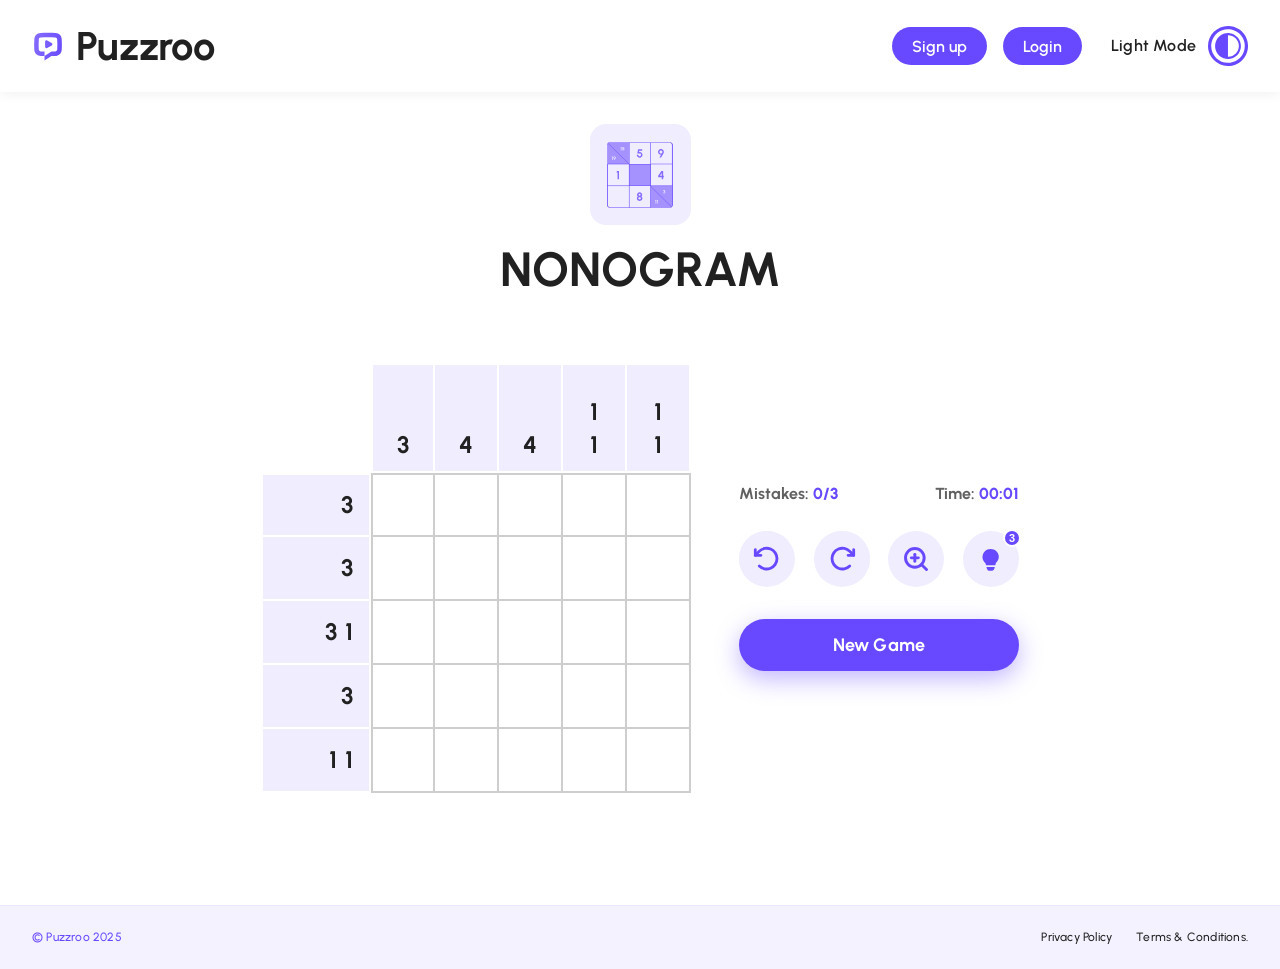
<file: game-nonogram.html>
<!DOCTYPE html>
<html lang="en">

<head>
  <meta charset="UTF-8">
  <meta name="viewport" content="width=device-width, initial-scale=1.0">
  <title>Puzzroo - Play Nonogram</title>
  <!-- Google Fonts: Urbanist -->
  <link rel="preconnect" href="https://fonts.googleapis.com">
  <link rel="preconnect" href="https://fonts.gstatic.com" crossorigin>
  <link href="https://fonts.googleapis.com/css2?family=Urbanist:wght@400;500;600;700;800&display=swap" rel="stylesheet">
  <!-- Stylesheet -->
  <link rel="stylesheet" href="assets/css/main.css?v=13">
</head>

<body class="lobby-page-body">
  <script>
    (function() {
      const savedTheme = localStorage.getItem('puzzroo-theme');
      const systemTheme = window.matchMedia('(prefers-color-scheme: dark)').matches ? 'dark' : 'light';
      const theme = savedTheme ? savedTheme : systemTheme;
      document.documentElement.setAttribute('data-theme', theme);
      document.body.classList.add(theme === 'dark' ? 'dark-mode' : 'light-mode');
    })();
  </script>
  <div class="wrapper-div" id="wrapper">
    <!-- Header Section (Navbar only, no Hero) -->
    <header>
      <!-- Nav Bar (1312px x 92px) -->
      <nav class="navbar">
        <a href="index.html" class="nav-brand">
          <img src="assets/images/Logo.svg" alt="Puzzroo Logo" class="logo-img">
          <span class="brand-text">Puzzroo</span>
        </a>
        <div class="nav-right-container">
          <div class="nav-desktop-buttons">
            <a href="#signup" class="btn-signup">Sign up</a>
            <a href="#login" class="btn-login">Login</a>
          </div>
          <button id="theme-toggle" class="theme-toggle-btn" aria-label="Toggle theme" title="Toggle dark/light mode">
            <span class="theme-toggle-text">Light Mode</span>
            <img src="assets/images/Lightmode.svg" alt="Light Mode" class="theme-icon light-icon">
            <img src="assets/images/Darkmode.svg" alt="Dark Mode" class="theme-icon dark-icon">
          </button>
          <!-- Mobile Menu Toggle Button (24px x 21px Icon) -->
          <button id="mobile-menu-btn" class="mobile-menu-btn" aria-label="Toggle navigation menu"
            aria-expanded="false">
            <svg class="hamburger-icon" width="24" height="21" viewBox="0 0 24 21" fill="none"
              xmlns="http://www.w3.org/2000/svg">
              <path
                d="M1.45833 2.91667H21.875C22.75 2.91667 23.3333 2.33333 23.3333 1.45833C23.3333 0.583333 22.75 0 21.875 0H1.45833C0.583333 0 0 0.583333 0 1.45833C0 2.33333 0.583333 2.91667 1.45833 2.91667ZM1.45833 11.6667H21.875C22.75 11.6667 23.3333 11.0833 23.3333 10.2083C23.3333 9.33333 22.75 8.75 21.875 8.75H1.45833C0.583333 8.75 0 9.33333 0 10.2083C0 11.0833 0.583333 11.6667 1.45833 11.6667ZM1.45833 20.4167H21.875C22.75 20.4167 23.3333 19.8333 23.3333 18.9583C23.3333 18.0833 22.75 17.5 21.875 17.5H1.45833C0.583333 17.5 0 18.0833 0 18.9583C0 19.8333 0.583333 20.4167 1.45833 20.4167Z"
                fill="currentColor" />
            </svg>
          </button>
        </div>
      </nav>

      <!-- Mobile Navigation Overlay & Drawer -->
      <div id="mobile-nav-backdrop" class="mobile-nav-backdrop"></div>
      <div id="mobile-nav-drawer" class="mobile-nav-drawer" aria-hidden="true">
        <div class="mobile-drawer-header">
          <div class="nav-brand">
            <img src="assets/images/Logo.svg" alt="Puzzroo Logo" class="logo-img">
            <span class="brand-text">Puzzroo</span>
          </div>
          <button id="mobile-menu-close" class="mobile-menu-close" aria-label="Close menu">
            <svg width="24" height="24" viewBox="0 0 24 24" fill="none" stroke="currentColor" stroke-width="2.5"
              stroke-linecap="round" stroke-linejoin="round">
              <line x1="18" y1="6" x2="6" y2="18"></line>
              <line x1="6" y1="6" x2="18" y2="18"></line>
            </svg>
          </button>
        </div>

        <div class="mobile-drawer-body">
          <ul class="mobile-menu-links">
            <li><a href="index.html" class="mobile-link">Home</a></li>
            <li><a href="index.html#games" class="mobile-link">Free Games</a></li>
            <li><a href="index.html#premium" class="mobile-link">Premium</a></li>
            <li><a href="index.html#faqs" class="mobile-link">FAQs</a></li>
          </ul>

          <div class="mobile-drawer-divider"></div>

          <!-- Theme Mode Switcher in Mobile Drawer -->
          <div class="mobile-theme-row">
            <span class="mobile-theme-label">Appearance</span>
            <button id="mobile-theme-toggle" class="mobile-theme-toggle-btn">
              <span class="theme-text-light">Light</span>
              <span class="theme-text-dark">Dark</span>
            </button>
          </div>

          <!-- Action Buttons (Sign Up & Login) -->
          <div class="mobile-drawer-actions">
            <a href="#login" class="mobile-btn-login">Login</a>
            <a href="#signup" class="mobile-btn-signup">Sign up</a>
          </div>
        </div>
      </div>
    </header>

    <!-- Main Content Section -->
    <main>
      <div class="game-container">
        <!-- Nonogram Header/Card Info -->
        <div class="lobby-card" style="gap: 16px; margin-bottom: 8px;">
          <div class="lobby-icon-wrapper">
            <img src="assets/images/Card5.svg" alt="Nonogram Icon" class="lobby-icon-img">
          </div>
          <h1 class="lobby-title">NONOGRAM</h1>
        </div>

        <!-- Nonogram Play Area Layout -->
        <div class="game-layout nonogram-layout">
          <!-- Left side: Game Box (Board Wrapper) -->
          <div class="nonogram-board-wrapper" id="board-wrapper">
            <div id="nonogram-board" class="nonogram-board">
              <!-- Grid and hint cells will be generated dynamically -->
            </div>
          </div>

          <!-- Right side (Desktop) / Bottom (Mobile): Controls -->
          <div class="game-controls nonogram-controls">
            <!-- Stats Container (Mistakes, Time) -->
            <div class="stats-container">
              <div class="stat-item" id="stat-mistakes">Mistakes: <span id="mistakes-val">0/3</span></div>
              <div class="stat-item" id="stat-time">Time: <span id="timer-val">00:00</span></div>
            </div>

            <div class="tools-row">
              <!-- Undo Button -->
              <button id="tool-undo" class="tool-btn" aria-label="Undo last move" title="Undo">
                <img src="assets/images/Restarticon.svg" alt="Undo" class="tool-icon-img">
              </button>
              <!-- Restart Button -->
              <button id="tool-restart" class="tool-btn" aria-label="Restart game" title="Restart">
                <img src="assets/images/Restarticon.svg" alt="Restart" class="tool-icon-img"
                  style="transform: scaleX(-1);">
              </button>
              <!-- Zoom Button -->
              <button id="tool-zoom" class="tool-btn" aria-label="Zoom board size" title="Zoom">
                <svg width="24" height="24" viewBox="0 0 24 24" fill="none" stroke="currentColor" stroke-width="2.5"
                  stroke-linecap="round" stroke-linejoin="round" style="display: block; color: var(--primary-purple);">
                  <circle cx="11" cy="11" r="8"></circle>
                  <line x1="21" y1="21" x2="16.65" y2="16.65"></line>
                  <line x1="11" y1="8" x2="11" y2="14"></line>
                  <line x1="8" y1="11" x2="14" y2="11"></line>
                </svg>
              </button>
              <!-- Hint Button -->
              <button id="tool-hint" class="tool-btn" aria-label="Reveal hint for a cell" title="Hint">
                <img src="assets/images/Hint%20icon.svg" alt="Hint" class="tool-icon-img">
                <span id="hint-badge" class="tool-btn-badge">3</span>
              </button>
            </div>

            <!-- New Game Button -->
            <button id="btn-new-game" class="lobby-play-btn">
              New Game
            </button>
          </div>
        </div>
      </div>
    </main>

    <!-- Footer -->
    <footer>
      <div class="footer-container">
        <p class="footer-copyright">&copy; Puzzroo 2025</p>
        <div class="footer-links">
          <a href="#privacy">Privacy Policy</a>
          <a href="#terms">Terms & Conditions.</a>
        </div>
      </div>
    </footer>
  </div>

  <!-- Game Over Overlay -->
  <div id="game-over-overlay" class="game-overlay">
    <div class="overlay-content">
      <h2 class="overlay-title">Game Over</h2>
      <p class="overlay-text">You have made 3 mistakes and lost this game. Don't give up! Try again and train your
        brain.</p>
      <button id="btn-game-over-restart" class="overlay-btn">Try Again</button>
    </div>
  </div>

  <!-- Victory Overlay -->
  <div id="victory-overlay" class="game-overlay">
    <div class="overlay-content">
      <h2 class="overlay-title">Congratulations!</h2>
      <p class="overlay-text">You have successfully completed the Nonogram puzzle. Your score is <span
          id="final-score">0</span>!</p>
      <button id="btn-victory-new-game" class="overlay-btn">Play Another Game</button>
    </div>
  </div>

  <script src="assets/js/main.js?v=2"></script>
  <script src="assets/js/nonogram.js?v=1"></script>
</body>

</html>
</file>
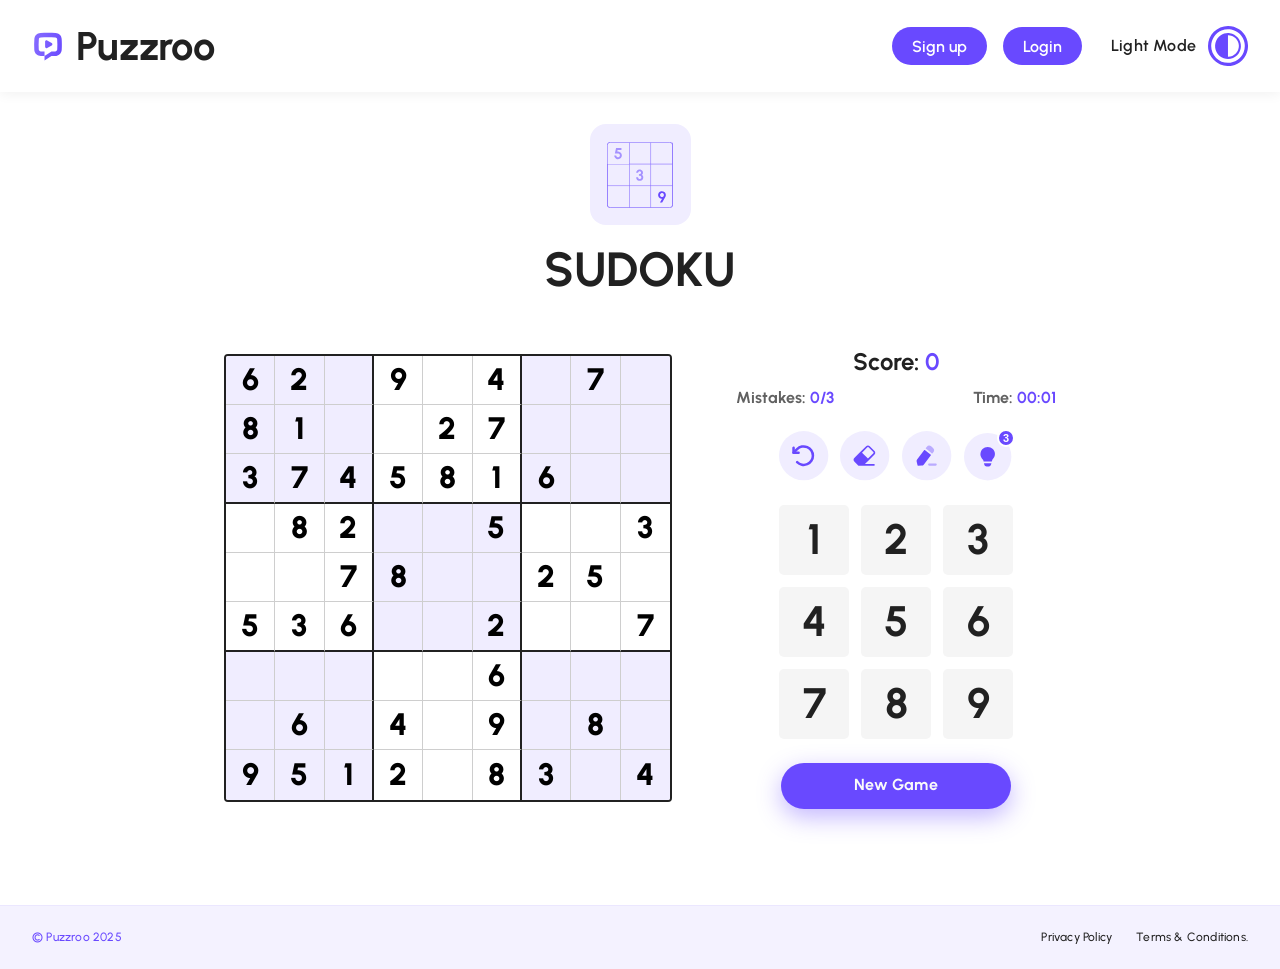
<file: game.html>
<!DOCTYPE html>
<html lang="en">

<head>
  <meta charset="UTF-8">
  <meta name="viewport" content="width=device-width, initial-scale=1.0">
  <title>Puzzroo - Play Sudoku</title>
  <!-- Google Fonts: Urbanist -->
  <link rel="preconnect" href="https://fonts.googleapis.com">
  <link rel="preconnect" href="https://fonts.gstatic.com" crossorigin>
  <link href="https://fonts.googleapis.com/css2?family=Urbanist:wght@400;500;600;700;800&display=swap" rel="stylesheet">
  <!-- Stylesheet -->
  <link rel="stylesheet" href="assets/css/main.css?v=13">
</head>

<body class="lobby-page-body">
  <script>
    (function() {
      const savedTheme = localStorage.getItem('puzzroo-theme');
      const systemTheme = window.matchMedia('(prefers-color-scheme: dark)').matches ? 'dark' : 'light';
      const theme = savedTheme ? savedTheme : systemTheme;
      document.documentElement.setAttribute('data-theme', theme);
      document.body.classList.add(theme === 'dark' ? 'dark-mode' : 'light-mode');
    })();
  </script>
  <div class="wrapper-div" id="wrapper">
    <!-- Header Section (Navbar only, no Hero) -->
    <header>
      <!-- Nav Bar (1312px x 92px) -->
      <nav class="navbar">
        <a href="index.html" class="nav-brand">
          <img src="assets/images/Logo.svg" alt="Puzzroo Logo" class="logo-img">
          <span class="brand-text">Puzzroo</span>
        </a>
        <div class="nav-right-container">
          <div class="nav-desktop-buttons">
            <a href="#signup" class="btn-signup">Sign up</a>
            <a href="#login" class="btn-login">Login</a>
          </div>
          <button id="theme-toggle" class="theme-toggle-btn" aria-label="Toggle theme" title="Toggle dark/light mode">
            <span class="theme-toggle-text">Light Mode</span>
            <img src="assets/images/Lightmode.svg" alt="Light Mode" class="theme-icon light-icon">
            <img src="assets/images/Darkmode.svg" alt="Dark Mode" class="theme-icon dark-icon">
          </button>
          <!-- Mobile Menu Toggle Button (24px x 21px Icon) -->
          <button id="mobile-menu-btn" class="mobile-menu-btn" aria-label="Toggle navigation menu"
            aria-expanded="false">
            <svg class="hamburger-icon" width="24" height="21" viewBox="0 0 24 21" fill="none"
              xmlns="http://www.w3.org/2000/svg">
              <path
                d="M1.45833 2.91667H21.875C22.75 2.91667 23.3333 2.33333 23.3333 1.45833C23.3333 0.583333 22.75 0 21.875 0H1.45833C0.583333 0 0 0.583333 0 1.45833C0 2.33333 0.583333 2.91667 1.45833 2.91667ZM1.45833 11.6667H21.875C22.75 11.6667 23.3333 11.0833 23.3333 10.2083C23.3333 9.33333 22.75 8.75 21.875 8.75H1.45833C0.583333 8.75 0 9.33333 0 10.2083C0 11.0833 0.583333 11.6667 1.45833 11.6667ZM1.45833 20.4167H21.875C22.75 20.4167 23.3333 19.8333 23.3333 18.9583C23.3333 18.0833 22.75 17.5 21.875 17.5H1.45833C0.583333 17.5 0 18.0833 0 18.9583C0 19.8333 0.583333 20.4167 1.45833 20.4167Z"
                fill="currentColor" />
            </svg>
          </button>
        </div>
      </nav>

      <!-- Mobile Navigation Overlay & Drawer -->
      <div id="mobile-nav-backdrop" class="mobile-nav-backdrop"></div>
      <div id="mobile-nav-drawer" class="mobile-nav-drawer" aria-hidden="true">
        <div class="mobile-drawer-header">
          <div class="nav-brand">
            <img src="assets/images/Logo.svg" alt="Puzzroo Logo" class="logo-img">
            <span class="brand-text">Puzzroo</span>
          </div>
          <button id="mobile-menu-close" class="mobile-menu-close" aria-label="Close menu">
            <svg width="24" height="24" viewBox="0 0 24 24" fill="none" stroke="currentColor" stroke-width="2.5"
              stroke-linecap="round" stroke-linejoin="round">
              <line x1="18" y1="6" x2="6" y2="18"></line>
              <line x1="6" y1="6" x2="18" y2="18"></line>
            </svg>
          </button>
        </div>

        <div class="mobile-drawer-body">
          <ul class="mobile-menu-links">
            <li><a href="index.html" class="mobile-link">Home</a></li>
            <li><a href="index.html#games" class="mobile-link">Free Games</a></li>
            <li><a href="index.html#premium" class="mobile-link">Premium</a></li>
            <li><a href="index.html#faqs" class="mobile-link">FAQs</a></li>
          </ul>

          <div class="mobile-drawer-divider"></div>

          <!-- Theme Mode Switcher in Mobile Drawer -->
          <div class="mobile-theme-row">
            <span class="mobile-theme-label">Appearance</span>
            <button id="mobile-theme-toggle" class="mobile-theme-toggle-btn">
              <span class="theme-text-light">Light</span>
              <span class="theme-text-dark">Dark</span>
            </button>
          </div>

          <!-- Action Buttons (Sign Up & Login) -->
          <div class="mobile-drawer-actions">
            <a href="#login" class="mobile-btn-login">Login</a>
            <a href="#signup" class="mobile-btn-signup">Sign up</a>
          </div>
        </div>
      </div>
    </header>

    <!-- Main Content Section -->
    <main>
      <div class="game-container">
        <!-- Sudoku Header/Card Info -->
        <div class="lobby-card" style="gap: 16px; margin-bottom: 8px;">
          <div class="lobby-icon-wrapper">
            <img src="assets/images/Card3.svg" alt="Sudoku Icon" class="lobby-icon-img">
          </div>
          <h1 class="lobby-title">SUDOKU</h1>
        </div>

        <!-- Sudoku Play Area Layout -->
        <div class="game-layout">
          <!-- Left side: Game Box (Board) -->
          <div class="sudoku-board-wrapper">
            <div id="sudoku-board" class="sudoku-board">
              <!-- Grid cells will be generated dynamically -->
            </div>
          </div>

          <!-- Right side (Desktop) / Bottom (Mobile): Controls -->
          <div class="game-controls">
            <!-- Stats Container (Score, Mistakes, Time) -->
            <div class="stats-container">
              <div class="stat-item" id="stat-mistakes">Mistakes: <span id="mistakes-val">0/3</span></div>
              <div class="stat-item" id="stat-score">Score: <span id="score-val" class="score-value">0</span></div>
              <div class="stat-item" id="stat-time">Time: <span id="timer-val">00:00</span></div>
            </div>

            <div class="tools-row">
              <!-- Undo Button -->
              <button id="tool-undo" class="tool-btn" aria-label="Undo last move" title="Undo">
                <img src="assets/images/Restarticon.svg" alt="Undo" class="tool-icon-img">
              </button>
              <!-- Erase Button -->
              <button id="tool-erase" class="tool-btn" aria-label="Erase cell content" title="Erase">
                <img src="assets/images/Eraseicon.svg" alt="Erase" class="tool-icon-img">
              </button>
              <!-- Pencil (Notes Mode) Button -->
              <button id="tool-pencil" class="tool-btn" aria-label="Toggle notes mode" title="Pencil (Notes)">
                <img src="assets/images/Writeicon.svg" alt="Pencil" class="tool-icon-img">
              </button>
              <!-- Hint Button -->
              <button id="tool-hint" class="tool-btn" aria-label="Reveal hint for selected cell" title="Hint">
                <img src="assets/images/Hint%20icon.svg" alt="Hint" class="tool-icon-img">
                <span id="hint-badge" class="tool-btn-badge">3</span>
              </button>
            </div>

            <!-- Keypad (1-9 Grid on Desktop, Horizontal Row on Mobile) -->
            <div class="keypad-grid">
              <button class="keypad-btn" data-val="1">1</button>
              <button class="keypad-btn" data-val="2">2</button>
              <button class="keypad-btn" data-val="3">3</button>
              <button class="keypad-btn" data-val="4">4</button>
              <button class="keypad-btn" data-val="5">5</button>
              <button class="keypad-btn" data-val="6">6</button>
              <button class="keypad-btn" data-val="7">7</button>
              <button class="keypad-btn" data-val="8">8</button>
              <button class="keypad-btn" data-val="9">9</button>
            </div>

            <!-- New Game Button -->
            <button id="btn-new-game" class="lobby-play-btn">
              New Game
            </button>
          </div>
        </div>
      </div>
    </main>

    <!-- Footer -->
    <footer>
      <div class="footer-container">
        <p class="footer-copyright">&copy; Puzzroo 2025</p>
        <div class="footer-links">
          <a href="#privacy">Privacy Policy</a>
          <a href="#terms">Terms & Conditions.</a>
        </div>
      </div>
    </footer>
  </div>

  <!-- Game Over Overlay -->
  <div id="game-over-overlay" class="game-overlay">
    <div class="overlay-content">
      <h2 class="overlay-title">Game Over</h2>
      <p class="overlay-text">You have made 3 mistakes and lost this game. Don't give up! Try again and train your
        brain.</p>
      <button id="btn-game-over-restart" class="overlay-btn">Try Again</button>
    </div>
  </div>

  <!-- Victory Overlay -->
  <div id="victory-overlay" class="game-overlay">
    <div class="overlay-content">
      <h2 class="overlay-title">Congratulations!</h2>
      <p class="overlay-text">You have successfully completed the Sudoku puzzle. Your score is <span
          id="final-score">0</span>!</p>
      <button id="btn-victory-new-game" class="overlay-btn">Play Another Game</button>
    </div>
  </div>

  <script src="assets/js/main.js?v=2"></script>
  <script src="assets/js/game.js?v=1"></script>
</body>

</html>
</file>
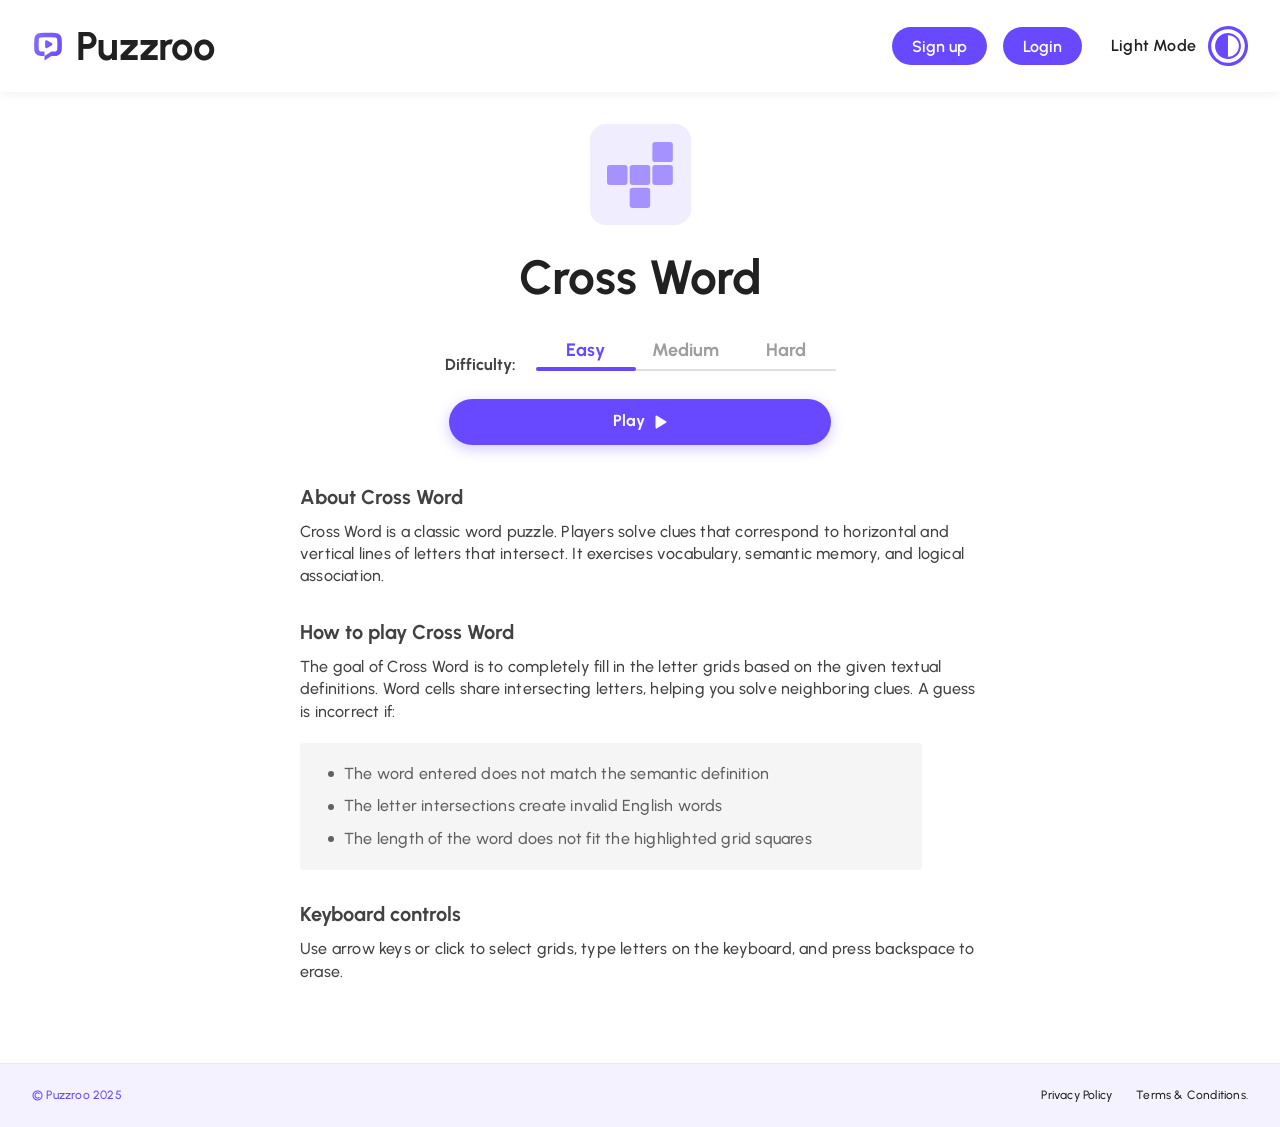
<file: lobby-crossword.html>
<!DOCTYPE html>
<html lang="en">

<head>
  <meta charset="UTF-8">
  <meta name="viewport" content="width=device-width, initial-scale=1.0">
  <title>Puzzroo - Cross Word Lobby</title>
  <!-- Google Fonts: Urbanist -->
  <link rel="preconnect" href="https://fonts.googleapis.com">
  <link rel="preconnect" href="https://fonts.gstatic.com" crossorigin>
  <link href="https://fonts.googleapis.com/css2?family=Urbanist:wght@400;500;600;700;800&display=swap" rel="stylesheet">
  <!-- Stylesheet -->
  <link rel="stylesheet" href="assets/css/main.css?v=13">
</head>

<body class="lobby-page-body">
  <script>
    (function() {
      const savedTheme = localStorage.getItem('puzzroo-theme');
      const systemTheme = window.matchMedia('(prefers-color-scheme: dark)').matches ? 'dark' : 'light';
      const theme = savedTheme ? savedTheme : systemTheme;
      document.documentElement.setAttribute('data-theme', theme);
      document.body.classList.add(theme === 'dark' ? 'dark-mode' : 'light-mode');
    })();
  </script>
  <div class="wrapper-div" id="wrapper">
    <!-- Header Section (Navbar only, no Hero) -->
    <header>
      <!-- Nav Bar (1312px x 92px) -->
      <nav class="navbar">
        <a href="index.html" class="nav-brand">
          <img src="assets/images/Logo.svg" alt="Puzzroo Logo" class="logo-img">
          <span class="brand-text">Puzzroo</span>
        </a>
        <div class="nav-right-container">
          <div class="nav-desktop-buttons">
            <a href="#signup" class="btn-signup">Sign up</a>
            <a href="#login" class="btn-login">Login</a>
          </div>
          <button id="theme-toggle" class="theme-toggle-btn" aria-label="Toggle theme" title="Toggle dark/light mode">
            <span class="theme-toggle-text">Light Mode</span>
            <img src="assets/images/Lightmode.svg" alt="Light Mode" class="theme-icon light-icon" width="32"
              height="32">
            <img src="assets/images/Darkmode.svg" alt="Dark Mode" class="theme-icon dark-icon" width="32" height="32">
          </button>
          <!-- Mobile Menu Toggle Button (24px x 21px Icon) -->
          <button id="mobile-menu-btn" class="mobile-menu-btn" aria-label="Toggle navigation menu"
            aria-expanded="false">
            <svg class="hamburger-icon" width="24" height="21" viewBox="0 0 24 21" fill="none"
              xmlns="http://www.w3.org/2000/svg">
              <path
                d="M1.45833 2.91667H21.875C22.75 2.91667 23.3333 2.33333 23.3333 1.45833C23.3333 0.583333 22.75 0 21.875 0H1.45833C0.583333 0 0 0.583333 0 1.45833C0 2.33333 0.583333 2.91667 1.45833 2.91667ZM1.45833 11.6667H21.875C22.75 11.6667 23.3333 11.0833 23.3333 10.2083C23.3333 9.33333 22.75 8.75 21.875 8.75H1.45833C0.583333 8.75 0 9.33333 0 10.2083C0 11.0833 0.583333 11.6667 1.45833 11.6667ZM1.45833 20.4167H21.875C22.75 20.4167 23.3333 19.8333 23.3333 18.9583C23.3333 18.0833 22.75 17.5 21.875 17.5H1.45833C0.583333 17.5 0 18.0833 0 18.9583C0 19.8333 0.583333 20.4167 1.45833 20.4167Z"
                fill="currentColor" />
            </svg>
          </button>
        </div>
      </nav>

      <!-- Mobile Navigation Overlay & Drawer -->
      <div id="mobile-nav-backdrop" class="mobile-nav-backdrop"></div>
      <div id="mobile-nav-drawer" class="mobile-nav-drawer" aria-hidden="true">
        <div class="mobile-drawer-header">
          <div class="nav-brand">
            <img src="assets/images/Logo.svg" alt="Puzzroo Logo" class="logo-img">
            <span class="brand-text">Puzzroo</span>
          </div>
          <button id="mobile-menu-close" class="mobile-menu-close" aria-label="Close menu">
            <svg width="24" height="24" viewBox="0 0 24 24" fill="none" stroke="currentColor" stroke-width="2.5"
              stroke-linecap="round" stroke-linejoin="round">
              <line x1="18" y1="6" x2="6" y2="18"></line>
              <line x1="6" y1="6" x2="18" y2="18"></line>
            </svg>
          </button>
        </div>

        <div class="mobile-drawer-body">
          <ul class="mobile-menu-links">
            <li><a href="index.html" class="mobile-link">Home</a></li>
            <li><a href="index.html#games" class="mobile-link">Free Games</a></li>
            <li><a href="index.html#premium" class="mobile-link">Premium</a></li>
            <li><a href="index.html#faqs" class="mobile-link">FAQs</a></li>
          </ul>

          <div class="mobile-drawer-divider"></div>

          <!-- Theme Mode Switcher in Mobile Drawer -->
          <div class="mobile-theme-row">
            <span class="mobile-theme-label">Appearance</span>
            <button id="mobile-theme-toggle" class="mobile-theme-toggle-btn">
              <span class="theme-text-light">Light</span>
              <span class="theme-text-dark">Dark</span>
            </button>
          </div>

          <!-- Action Buttons (Sign Up & Login) -->
          <div class="mobile-drawer-actions">
            <a href="#login" class="mobile-btn-login">Login</a>
            <a href="#signup" class="mobile-btn-signup">Sign up</a>
          </div>
        </div>
      </div>
    </header>

    <!-- Main Content Section -->
    <main>
      <div class="lobby-container">
        <!-- Game Header/Card Info -->
        <div class="lobby-card">
          <div class="lobby-icon-wrapper">
            <img src="assets/images/Card2.svg" alt="Cross Word Icon" class="lobby-icon-img">
          </div>
          <h1 class="lobby-title">Cross Word</h1>

          <div class="difficulty-row">
            <span class="difficulty-label">Difficulty:</span>
            <div class="difficulty-tabs">
              <button class="difficulty-tab active" data-difficulty="easy">Easy</button>
              <button class="difficulty-tab" data-difficulty="medium">Medium</button>
              <button class="difficulty-tab" data-difficulty="hard">Hard</button>
            </div>
          </div>

          <button class="lobby-play-btn">
            Play
            <svg class="play-arrow" width="12" height="14" viewBox="0 0 12 14" fill="none"
              xmlns="http://www.w3.org/2000/svg">
              <path d="M1.5 1.5L10.5 7L1.5 12.5V1.5Z" fill="currentColor" stroke="currentColor" stroke-width="2"
                stroke-linecap="round" stroke-linejoin="round" />
            </svg>
          </button>
        </div>

        <!-- Game Information & Instructions -->
        <div class="lobby-details">
          <div class="details-section">
            <h2 class="details-heading">About Cross Word</h2>
            <p class="details-text">
              Cross Word is a classic word puzzle. Players solve clues that correspond to horizontal and vertical lines
              of letters that intersect. It exercises vocabulary, semantic memory, and logical association.
            </p>
          </div>

          <div class="details-section">
            <h2 class="details-heading">How to play Cross Word</h2>
            <p class="details-text">
              The goal of Cross Word is to completely fill in the letter grids based on the given textual definitions.
              Word cells share intersecting letters, helping you solve neighboring clues. A guess is incorrect if:
            </p>
            <div class="rules-box">
              <ul class="rules-list">
                <li>The word entered does not match the semantic definition</li>
                <li>The letter intersections create invalid English words</li>
                <li>The length of the word does not fit the highlighted grid squares</li>
              </ul>
            </div>
          </div>

          <div class="details-section">
            <h2 class="details-heading">Keyboard controls</h2>
            <p class="details-text font-medium">
              Use arrow keys or click to select grids, type letters on the keyboard, and press backspace to erase.
            </p>
          </div>
        </div>
      </div>
    </main>

    <!-- Footer -->
    <footer>
      <div class="footer-container">
        <p class="footer-copyright">&copy; Puzzroo 2025</p>
        <div class="footer-links">
          <a href="#privacy">Privacy Policy</a>
          <a href="#terms">Terms & Conditions.</a>
        </div>
      </div>
    </footer>
  </div>

  <script src="assets/js/main.js?v=2"></script>
  <script>
    document.addEventListener('DOMContentLoaded', () => {
      // Toggle active states for the difficulty tabs
      const tabs = document.querySelectorAll('.difficulty-tab');
      tabs.forEach(tab => {
        tab.addEventListener('click', () => {
          tabs.forEach(t => t.classList.remove('active'));
          tab.classList.add('active');
        });
      });

      // Handle Play button click and redirect with selected difficulty
      const playBtn = document.querySelector('.lobby-play-btn');
      if (playBtn) {
        playBtn.addEventListener('click', () => {
          const activeTab = document.querySelector('.difficulty-tab.active');
          const difficulty = activeTab ? activeTab.getAttribute('data-difficulty') : 'easy';
          window.location.href = `game-crossword.html?difficulty=${difficulty}`;
        });
      }
    });
  </script>
</body>

</html>
</file>
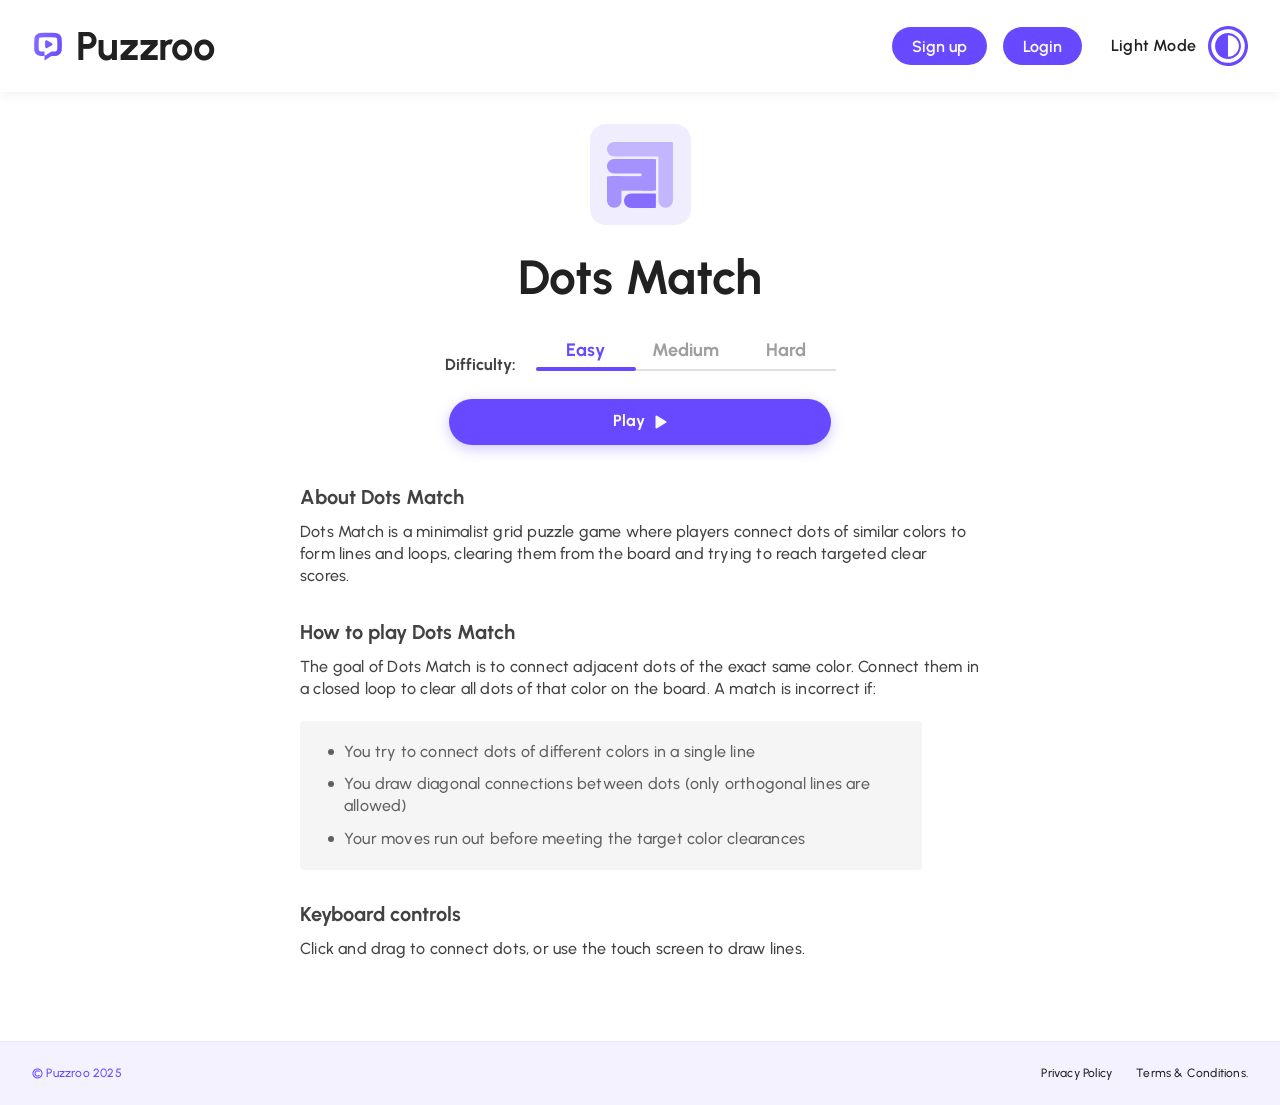
<file: lobby-dotsmatch.html>
<!DOCTYPE html>
<html lang="en">

<head>
  <meta charset="UTF-8">
  <meta name="viewport" content="width=device-width, initial-scale=1.0">
  <title>Puzzroo - Dots Match Lobby</title>
  <!-- Google Fonts: Urbanist -->
  <link rel="preconnect" href="https://fonts.googleapis.com">
  <link rel="preconnect" href="https://fonts.gstatic.com" crossorigin>
  <link href="https://fonts.googleapis.com/css2?family=Urbanist:wght@400;500;600;700;800&display=swap" rel="stylesheet">
  <!-- Stylesheet -->
  <link rel="stylesheet" href="assets/css/main.css?v=13">
</head>

<body class="lobby-page-body">
  <script>
    (function() {
      const savedTheme = localStorage.getItem('puzzroo-theme');
      const systemTheme = window.matchMedia('(prefers-color-scheme: dark)').matches ? 'dark' : 'light';
      const theme = savedTheme ? savedTheme : systemTheme;
      document.documentElement.setAttribute('data-theme', theme);
      document.body.classList.add(theme === 'dark' ? 'dark-mode' : 'light-mode');
    })();
  </script>
  <div class="wrapper-div" id="wrapper">
    <!-- Header Section (Navbar only, no Hero) -->
    <header>
      <!-- Nav Bar (1312px x 92px) -->
      <nav class="navbar">
        <a href="index.html" class="nav-brand">
          <img src="assets/images/Logo.svg" alt="Puzzroo Logo" class="logo-img">
          <span class="brand-text">Puzzroo</span>
        </a>
        <div class="nav-right-container">
          <div class="nav-desktop-buttons">
            <a href="#signup" class="btn-signup">Sign up</a>
            <a href="#login" class="btn-login">Login</a>
          </div>
          <button id="theme-toggle" class="theme-toggle-btn" aria-label="Toggle theme" title="Toggle dark/light mode">
            <span class="theme-toggle-text">Light Mode</span>
            <img src="assets/images/Lightmode.svg" alt="Light Mode" class="theme-icon light-icon" width="32"
              height="32">
            <img src="assets/images/Darkmode.svg" alt="Dark Mode" class="theme-icon dark-icon" width="32" height="32">
          </button>
          <!-- Mobile Menu Toggle Button (24px x 21px Icon) -->
          <button id="mobile-menu-btn" class="mobile-menu-btn" aria-label="Toggle navigation menu"
            aria-expanded="false">
            <svg class="hamburger-icon" width="24" height="21" viewBox="0 0 24 21" fill="none"
              xmlns="http://www.w3.org/2000/svg">
              <path
                d="M1.45833 2.91667H21.875C22.75 2.91667 23.3333 2.33333 23.3333 1.45833C23.3333 0.583333 22.75 0 21.875 0H1.45833C0.583333 0 0 0.583333 0 1.45833C0 2.33333 0.583333 2.91667 1.45833 2.91667ZM1.45833 11.6667H21.875C22.75 11.6667 23.3333 11.0833 23.3333 10.2083C23.3333 9.33333 22.75 8.75 21.875 8.75H1.45833C0.583333 8.75 0 9.33333 0 10.2083C0 11.0833 0.583333 11.6667 1.45833 11.6667ZM1.45833 20.4167H21.875C22.75 20.4167 23.3333 19.8333 23.3333 18.9583C23.3333 18.0833 22.75 17.5 21.875 17.5H1.45833C0.583333 17.5 0 18.0833 0 18.9583C0 19.8333 0.583333 20.4167 1.45833 20.4167Z"
                fill="currentColor" />
            </svg>
          </button>
        </div>
      </nav>

      <!-- Mobile Navigation Overlay & Drawer -->
      <div id="mobile-nav-backdrop" class="mobile-nav-backdrop"></div>
      <div id="mobile-nav-drawer" class="mobile-nav-drawer" aria-hidden="true">
        <div class="mobile-drawer-header">
          <div class="nav-brand">
            <img src="assets/images/Logo.svg" alt="Puzzroo Logo" class="logo-img">
            <span class="brand-text">Puzzroo</span>
          </div>
          <button id="mobile-menu-close" class="mobile-menu-close" aria-label="Close menu">
            <svg width="24" height="24" viewBox="0 0 24 24" fill="none" stroke="currentColor" stroke-width="2.5"
              stroke-linecap="round" stroke-linejoin="round">
              <line x1="18" y1="6" x2="6" y2="18"></line>
              <line x1="6" y1="6" x2="18" y2="18"></line>
            </svg>
          </button>
        </div>

        <div class="mobile-drawer-body">
          <ul class="mobile-menu-links">
            <li><a href="index.html" class="mobile-link">Home</a></li>
            <li><a href="index.html#games" class="mobile-link">Free Games</a></li>
            <li><a href="index.html#premium" class="mobile-link">Premium</a></li>
            <li><a href="index.html#faqs" class="mobile-link">FAQs</a></li>
          </ul>

          <div class="mobile-drawer-divider"></div>

          <!-- Theme Mode Switcher in Mobile Drawer -->
          <div class="mobile-theme-row">
            <span class="mobile-theme-label">Appearance</span>
            <button id="mobile-theme-toggle" class="mobile-theme-toggle-btn">
              <span class="theme-text-light">Light</span>
              <span class="theme-text-dark">Dark</span>
            </button>
          </div>

          <!-- Action Buttons (Sign Up & Login) -->
          <div class="mobile-drawer-actions">
            <a href="#login" class="mobile-btn-login">Login</a>
            <a href="#signup" class="mobile-btn-signup">Sign up</a>
          </div>
        </div>
      </div>
    </header>

    <!-- Main Content Section -->
    <main>
      <div class="lobby-container">
        <!-- Game Header/Card Info -->
        <div class="lobby-card">
          <div class="lobby-icon-wrapper">
            <img src="assets/images/Card4.svg" alt="Dots Match Icon" class="lobby-icon-img">
          </div>
          <h1 class="lobby-title">Dots Match</h1>

          <div class="difficulty-row">
            <span class="difficulty-label">Difficulty:</span>
            <div class="difficulty-tabs">
              <button class="difficulty-tab active" data-difficulty="easy">Easy</button>
              <button class="difficulty-tab" data-difficulty="medium">Medium</button>
              <button class="difficulty-tab" data-difficulty="hard">Hard</button>
            </div>
          </div>

          <button class="lobby-play-btn">
            Play
            <svg class="play-arrow" width="12" height="14" viewBox="0 0 12 14" fill="none"
              xmlns="http://www.w3.org/2000/svg">
              <path d="M1.5 1.5L10.5 7L1.5 12.5V1.5Z" fill="currentColor" stroke="currentColor" stroke-width="2"
                stroke-linecap="round" stroke-linejoin="round" />
            </svg>
          </button>
        </div>

        <!-- Game Information & Instructions -->
        <div class="lobby-details">
          <div class="details-section">
            <h2 class="details-heading">About Dots Match</h2>
            <p class="details-text">
              Dots Match is a minimalist grid puzzle game where players connect dots of similar colors to form lines and
              loops, clearing them from the board and trying to reach targeted clear scores.
            </p>
          </div>

          <div class="details-section">
            <h2 class="details-heading">How to play Dots Match</h2>
            <p class="details-text">
              The goal of Dots Match is to connect adjacent dots of the exact same color. Connect them in a closed loop
              to clear all dots of that color on the board. A match is incorrect if:
            </p>
            <div class="rules-box">
              <ul class="rules-list">
                <li>You try to connect dots of different colors in a single line</li>
                <li>You draw diagonal connections between dots (only orthogonal lines are allowed)</li>
                <li>Your moves run out before meeting the target color clearances</li>
              </ul>
            </div>
          </div>

          <div class="details-section">
            <h2 class="details-heading">Keyboard controls</h2>
            <p class="details-text font-medium">
              Click and drag to connect dots, or use the touch screen to draw lines.
            </p>
          </div>
        </div>
      </div>
    </main>

    <!-- Footer -->
    <footer>
      <div class="footer-container">
        <p class="footer-copyright">&copy; Puzzroo 2025</p>
        <div class="footer-links">
          <a href="#privacy">Privacy Policy</a>
          <a href="#terms">Terms & Conditions.</a>
        </div>
      </div>
    </footer>
  </div>

  <script src="assets/js/main.js?v=2"></script>
  <script>
    document.addEventListener('DOMContentLoaded', () => {
      // Toggle active states for the difficulty tabs
      const tabs = document.querySelectorAll('.difficulty-tab');
      tabs.forEach(tab => {
        tab.addEventListener('click', () => {
          tabs.forEach(t => t.classList.remove('active'));
          tab.classList.add('active');
        });
      });

      // Handle Play button click and redirect with selected difficulty
      const playBtn = document.querySelector('.lobby-play-btn');
      if (playBtn) {
        playBtn.addEventListener('click', () => {
          const activeTab = document.querySelector('.difficulty-tab.active');
          const difficulty = activeTab ? activeTab.getAttribute('data-difficulty') : 'easy';
          window.location.href = `game-dotsmatch.html?difficulty=${difficulty}`;
        });
      }
    });
  </script>
</body>

</html>
</file>
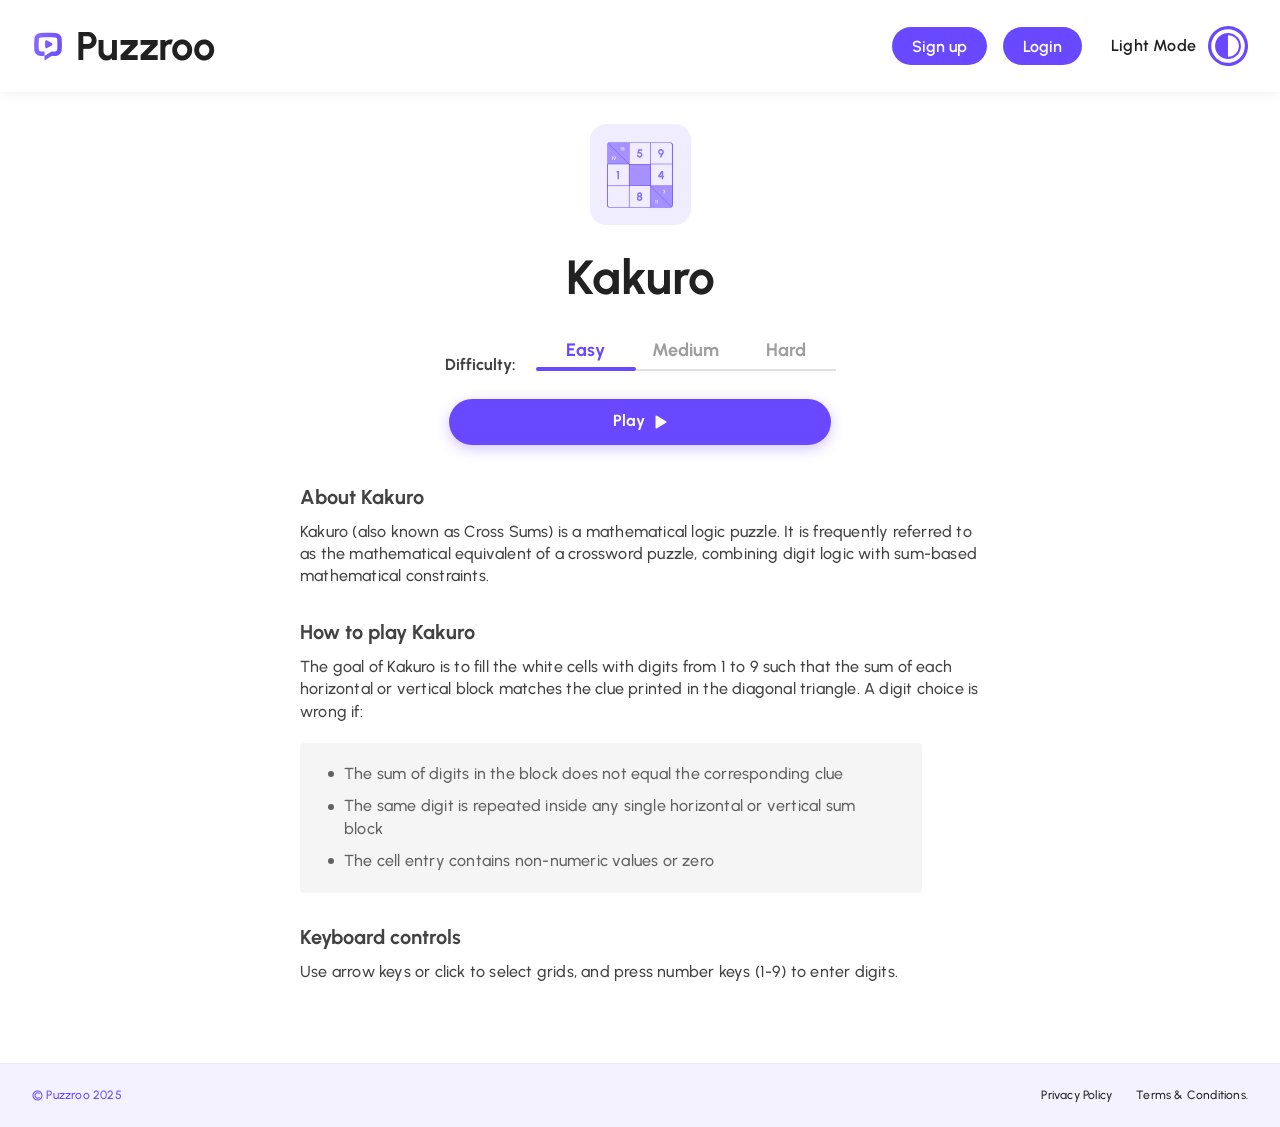
<file: lobby-kakuro.html>
<!DOCTYPE html>
<html lang="en">

<head>
  <meta charset="UTF-8">
  <meta name="viewport" content="width=device-width, initial-scale=1.0">
  <title>Puzzroo - Kakuro Lobby</title>
  <!-- Google Fonts: Urbanist -->
  <link rel="preconnect" href="https://fonts.googleapis.com">
  <link rel="preconnect" href="https://fonts.gstatic.com" crossorigin>
  <link href="https://fonts.googleapis.com/css2?family=Urbanist:wght@400;500;600;700;800&display=swap" rel="stylesheet">
  <!-- Stylesheet -->
  <link rel="stylesheet" href="assets/css/main.css?v=13">
</head>

<body class="lobby-page-body">
  <script>
    (function() {
      const savedTheme = localStorage.getItem('puzzroo-theme');
      const systemTheme = window.matchMedia('(prefers-color-scheme: dark)').matches ? 'dark' : 'light';
      const theme = savedTheme ? savedTheme : systemTheme;
      document.documentElement.setAttribute('data-theme', theme);
      document.body.classList.add(theme === 'dark' ? 'dark-mode' : 'light-mode');
    })();
  </script>
  <div class="wrapper-div" id="wrapper">
    <!-- Header Section (Navbar only, no Hero) -->
    <header>
      <!-- Nav Bar (1312px x 92px) -->
      <nav class="navbar">
        <a href="index.html" class="nav-brand">
          <img src="assets/images/Logo.svg" alt="Puzzroo Logo" class="logo-img">
          <span class="brand-text">Puzzroo</span>
        </a>
        <div class="nav-right-container">
          <div class="nav-desktop-buttons">
            <a href="#signup" class="btn-signup">Sign up</a>
            <a href="#login" class="btn-login">Login</a>
          </div>
          <button id="theme-toggle" class="theme-toggle-btn" aria-label="Toggle theme" title="Toggle dark/light mode">
            <span class="theme-toggle-text">Light Mode</span>
            <img src="assets/images/Lightmode.svg" alt="Light Mode" class="theme-icon light-icon" width="32"
              height="32">
            <img src="assets/images/Darkmode.svg" alt="Dark Mode" class="theme-icon dark-icon" width="32" height="32">
          </button>
          <!-- Mobile Menu Toggle Button (24px x 21px Icon) -->
          <button id="mobile-menu-btn" class="mobile-menu-btn" aria-label="Toggle navigation menu"
            aria-expanded="false">
            <svg class="hamburger-icon" width="24" height="21" viewBox="0 0 24 21" fill="none"
              xmlns="http://www.w3.org/2000/svg">
              <path
                d="M1.45833 2.91667H21.875C22.75 2.91667 23.3333 2.33333 23.3333 1.45833C23.3333 0.583333 22.75 0 21.875 0H1.45833C0.583333 0 0 0.583333 0 1.45833C0 2.33333 0.583333 2.91667 1.45833 2.91667ZM1.45833 11.6667H21.875C22.75 11.6667 23.3333 11.0833 23.3333 10.2083C23.3333 9.33333 22.75 8.75 21.875 8.75H1.45833C0.583333 8.75 0 9.33333 0 10.2083C0 11.0833 0.583333 11.6667 1.45833 11.6667ZM1.45833 20.4167H21.875C22.75 20.4167 23.3333 19.8333 23.3333 18.9583C23.3333 18.0833 22.75 17.5 21.875 17.5H1.45833C0.583333 17.5 0 18.0833 0 18.9583C0 19.8333 0.583333 20.4167 1.45833 20.4167Z"
                fill="currentColor" />
            </svg>
          </button>
        </div>
      </nav>

      <!-- Mobile Navigation Overlay & Drawer -->
      <div id="mobile-nav-backdrop" class="mobile-nav-backdrop"></div>
      <div id="mobile-nav-drawer" class="mobile-nav-drawer" aria-hidden="true">
        <div class="mobile-drawer-header">
          <div class="nav-brand">
            <img src="assets/images/Logo.svg" alt="Puzzroo Logo" class="logo-img">
            <span class="brand-text">Puzzroo</span>
          </div>
          <button id="mobile-menu-close" class="mobile-menu-close" aria-label="Close menu">
            <svg width="24" height="24" viewBox="0 0 24 24" fill="none" stroke="currentColor" stroke-width="2.5"
              stroke-linecap="round" stroke-linejoin="round">
              <line x1="18" y1="6" x2="6" y2="18"></line>
              <line x1="6" y1="6" x2="18" y2="18"></line>
            </svg>
          </button>
        </div>

        <div class="mobile-drawer-body">
          <ul class="mobile-menu-links">
            <li><a href="index.html" class="mobile-link">Home</a></li>
            <li><a href="index.html#games" class="mobile-link">Free Games</a></li>
            <li><a href="index.html#premium" class="mobile-link">Premium</a></li>
            <li><a href="index.html#faqs" class="mobile-link">FAQs</a></li>
          </ul>

          <div class="mobile-drawer-divider"></div>

          <!-- Theme Mode Switcher in Mobile Drawer -->
          <div class="mobile-theme-row">
            <span class="mobile-theme-label">Appearance</span>
            <button id="mobile-theme-toggle" class="mobile-theme-toggle-btn">
              <span class="theme-text-light">Light</span>
              <span class="theme-text-dark">Dark</span>
            </button>
          </div>

          <!-- Action Buttons (Sign Up & Login) -->
          <div class="mobile-drawer-actions">
            <a href="#login" class="mobile-btn-login">Login</a>
            <a href="#signup" class="mobile-btn-signup">Sign up</a>
          </div>
        </div>
      </div>
    </header>

    <!-- Main Content Section -->
    <main>
      <div class="lobby-container">
        <!-- Game Header/Card Info -->
        <div class="lobby-card">
          <div class="lobby-icon-wrapper">
            <img src="assets/images/Card5.svg" alt="Kakuro Icon" class="lobby-icon-img">
          </div>
          <h1 class="lobby-title">Kakuro</h1>

          <div class="difficulty-row">
            <span class="difficulty-label">Difficulty:</span>
            <div class="difficulty-tabs">
              <button class="difficulty-tab active" data-difficulty="easy">Easy</button>
              <button class="difficulty-tab" data-difficulty="medium">Medium</button>
              <button class="difficulty-tab" data-difficulty="hard">Hard</button>
            </div>
          </div>

          <button class="lobby-play-btn">
            Play
            <svg class="play-arrow" width="12" height="14" viewBox="0 0 12 14" fill="none"
              xmlns="http://www.w3.org/2000/svg">
              <path d="M1.5 1.5L10.5 7L1.5 12.5V1.5Z" fill="currentColor" stroke="currentColor" stroke-width="2"
                stroke-linecap="round" stroke-linejoin="round" />
            </svg>
          </button>
        </div>

        <!-- Game Information & Instructions -->
        <div class="lobby-details">
          <div class="details-section">
            <h2 class="details-heading">About Kakuro</h2>
            <p class="details-text">
              Kakuro (also known as Cross Sums) is a mathematical logic puzzle. It is frequently referred to as the
              mathematical equivalent of a crossword puzzle, combining digit logic with sum-based mathematical
              constraints.
            </p>
          </div>

          <div class="details-section">
            <h2 class="details-heading">How to play Kakuro</h2>
            <p class="details-text">
              The goal of Kakuro is to fill the white cells with digits from 1 to 9 such that the sum of each horizontal
              or vertical block matches the clue printed in the diagonal triangle. A digit choice is wrong if:
            </p>
            <div class="rules-box">
              <ul class="rules-list">
                <li>The sum of digits in the block does not equal the corresponding clue</li>
                <li>The same digit is repeated inside any single horizontal or vertical sum block</li>
                <li>The cell entry contains non-numeric values or zero</li>
              </ul>
            </div>
          </div>

          <div class="details-section">
            <h2 class="details-heading">Keyboard controls</h2>
            <p class="details-text font-medium">
              Use arrow keys or click to select grids, and press number keys (1-9) to enter digits.
            </p>
          </div>
        </div>
      </div>
    </main>

    <!-- Footer -->
    <footer>
      <div class="footer-container">
        <p class="footer-copyright">&copy; Puzzroo 2025</p>
        <div class="footer-links">
          <a href="#privacy">Privacy Policy</a>
          <a href="#terms">Terms & Conditions.</a>
        </div>
      </div>
    </footer>
  </div>

  <script src="assets/js/main.js?v=2"></script>
  <script>
    document.addEventListener('DOMContentLoaded', () => {
      // Toggle active states for the difficulty tabs
      const tabs = document.querySelectorAll('.difficulty-tab');
      tabs.forEach(tab => {
        tab.addEventListener('click', () => {
          tabs.forEach(t => t.classList.remove('active'));
          tab.classList.add('active');
        });
      });

      // Handle Play button click and redirect with selected difficulty
      const playBtn = document.querySelector('.lobby-play-btn');
      if (playBtn) {
        playBtn.addEventListener('click', () => {
          const activeTab = document.querySelector('.difficulty-tab.active');
          const difficulty = activeTab ? activeTab.getAttribute('data-difficulty') : 'easy';
          window.location.href = `game-kakuro.html?difficulty=${difficulty}`;
        });
      }
    });
  </script>
</body>

</html>
</file>
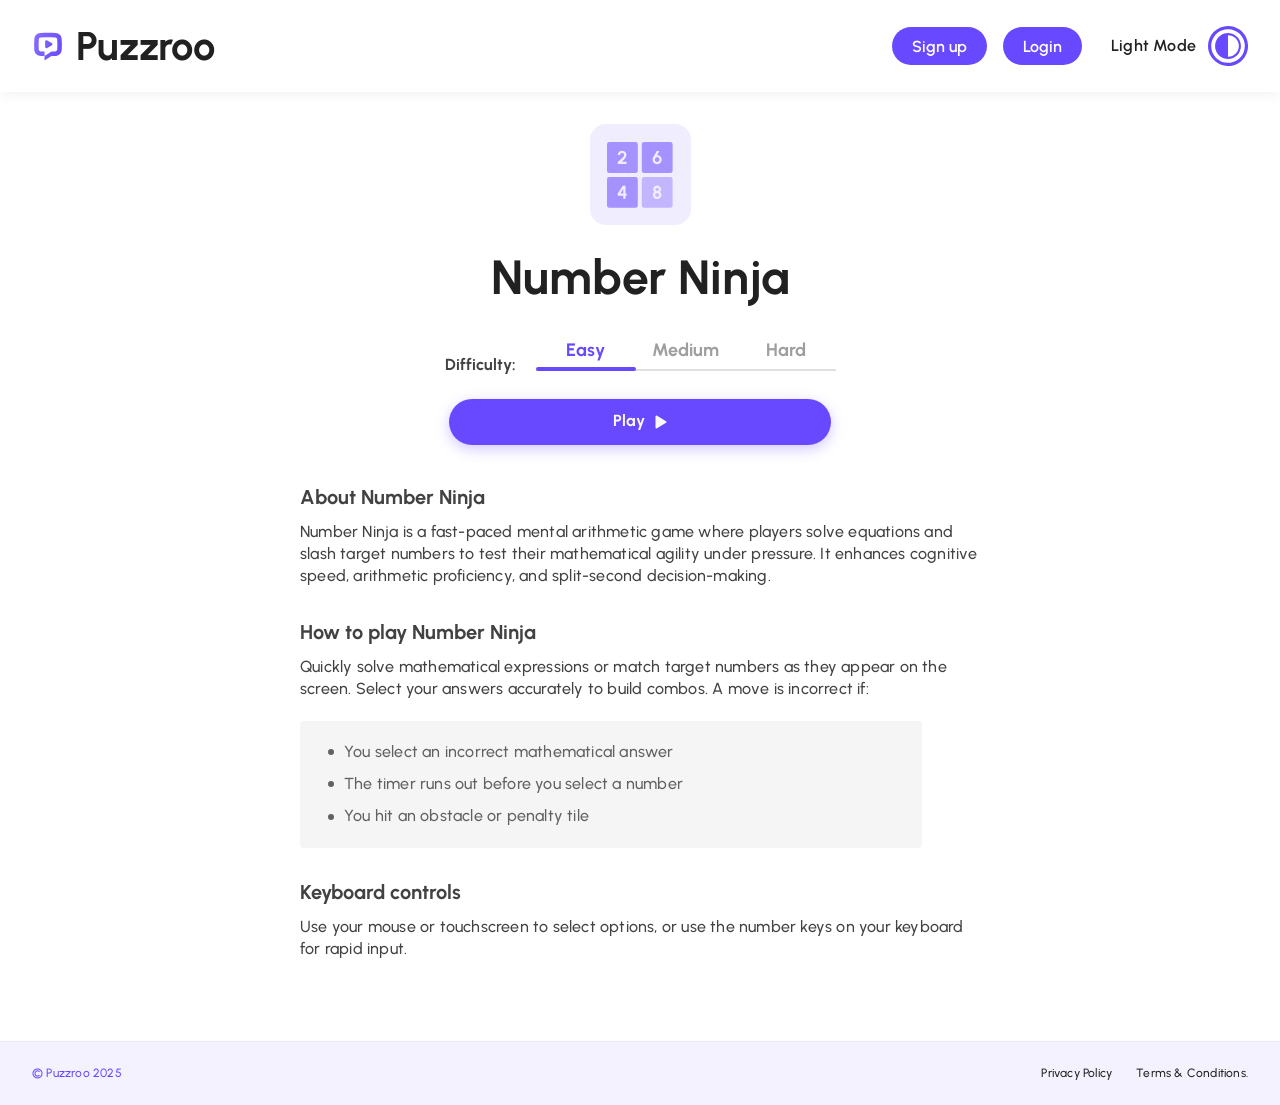
<file: lobby-ninja.html>
<!DOCTYPE html>
<html lang="en">

<head>
  <meta charset="UTF-8">
  <meta name="viewport" content="width=device-width, initial-scale=1.0">
  <title>Puzzroo - Number Ninja Lobby</title>
  <!-- Google Fonts: Urbanist -->
  <link rel="preconnect" href="https://fonts.googleapis.com">
  <link rel="preconnect" href="https://fonts.gstatic.com" crossorigin>
  <link href="https://fonts.googleapis.com/css2?family=Urbanist:wght@400;500;600;700;800&display=swap" rel="stylesheet">
  <!-- Stylesheet -->
  <link rel="stylesheet" href="assets/css/main.css?v=13">
</head>

<body class="lobby-page-body">
  <script>
    (function() {
      const savedTheme = localStorage.getItem('puzzroo-theme');
      const systemTheme = window.matchMedia('(prefers-color-scheme: dark)').matches ? 'dark' : 'light';
      const theme = savedTheme ? savedTheme : systemTheme;
      document.documentElement.setAttribute('data-theme', theme);
      document.body.classList.add(theme === 'dark' ? 'dark-mode' : 'light-mode');
    })();
  </script>
  <div class="wrapper-div" id="wrapper">
    <!-- Header Section (Navbar only, no Hero) -->
    <header>
      <!-- Nav Bar (1312px x 92px) -->
      <nav class="navbar">
        <a href="index.html" class="nav-brand">
          <img src="assets/images/Logo.svg" alt="Puzzroo Logo" class="logo-img">
          <span class="brand-text">Puzzroo</span>
        </a>
        <div class="nav-right-container">
          <div class="nav-desktop-buttons">
            <a href="#signup" class="btn-signup">Sign up</a>
            <a href="#login" class="btn-login">Login</a>
          </div>
          <button id="theme-toggle" class="theme-toggle-btn" aria-label="Toggle theme" title="Toggle dark/light mode">
            <span class="theme-toggle-text">Light Mode</span>
            <img src="assets/images/Lightmode.svg" alt="Light Mode" class="theme-icon light-icon" width="32"
              height="32">
            <img src="assets/images/Darkmode.svg" alt="Dark Mode" class="theme-icon dark-icon" width="32" height="32">
          </button>
          <!-- Mobile Menu Toggle Button (24px x 21px Icon) -->
          <button id="mobile-menu-btn" class="mobile-menu-btn" aria-label="Toggle navigation menu"
            aria-expanded="false">
            <svg class="hamburger-icon" width="24" height="21" viewBox="0 0 24 21" fill="none"
              xmlns="http://www.w3.org/2000/svg">
              <path
                d="M1.45833 2.91667H21.875C22.75 2.91667 23.3333 2.33333 23.3333 1.45833C23.3333 0.583333 22.75 0 21.875 0H1.45833C0.583333 0 0 0.583333 0 1.45833C0 2.33333 0.583333 2.91667 1.45833 2.91667ZM1.45833 11.6667H21.875C22.75 11.6667 23.3333 11.0833 23.3333 10.2083C23.3333 9.33333 22.75 8.75 21.875 8.75H1.45833C0.583333 8.75 0 9.33333 0 10.2083C0 11.0833 0.583333 11.6667 1.45833 11.6667ZM1.45833 20.4167H21.875C22.75 20.4167 23.3333 19.8333 23.3333 18.9583C23.3333 18.0833 22.75 17.5 21.875 17.5H1.45833C0.583333 17.5 0 18.0833 0 18.9583C0 19.8333 0.583333 20.4167 1.45833 20.4167Z"
                fill="currentColor" />
            </svg>
          </button>
        </div>
      </nav>

      <!-- Mobile Navigation Overlay & Drawer -->
      <div id="mobile-nav-backdrop" class="mobile-nav-backdrop"></div>
      <div id="mobile-nav-drawer" class="mobile-nav-drawer" aria-hidden="true">
        <div class="mobile-drawer-header">
          <div class="nav-brand">
            <img src="assets/images/Logo.svg" alt="Puzzroo Logo" class="logo-img">
            <span class="brand-text">Puzzroo</span>
          </div>
          <button id="mobile-menu-close" class="mobile-menu-close" aria-label="Close menu">
            <svg width="24" height="24" viewBox="0 0 24 24" fill="none" stroke="currentColor" stroke-width="2.5"
              stroke-linecap="round" stroke-linejoin="round">
              <line x1="18" y1="6" x2="6" y2="18"></line>
              <line x1="6" y1="6" x2="18" y2="18"></line>
            </svg>
          </button>
        </div>

        <div class="mobile-drawer-body">
          <ul class="mobile-menu-links">
            <li><a href="index.html" class="mobile-link">Home</a></li>
            <li><a href="index.html#games" class="mobile-link">Free Games</a></li>
            <li><a href="index.html#premium" class="mobile-link">Premium</a></li>
            <li><a href="index.html#faqs" class="mobile-link">FAQs</a></li>
          </ul>

          <div class="mobile-drawer-divider"></div>

          <!-- Theme Mode Switcher in Mobile Drawer -->
          <div class="mobile-theme-row">
            <span class="mobile-theme-label">Appearance</span>
            <button id="mobile-theme-toggle" class="mobile-theme-toggle-btn">
              <span class="theme-text-light">Light</span>
              <span class="theme-text-dark">Dark</span>
            </button>
          </div>

          <!-- Action Buttons (Sign Up & Login) -->
          <div class="mobile-drawer-actions">
            <a href="#login" class="mobile-btn-login">Login</a>
            <a href="#signup" class="mobile-btn-signup">Sign up</a>
          </div>
        </div>
      </div>
    </header>

    <!-- Main Content Section -->
    <main>
      <div class="lobby-container">
        <!-- Game Header/Card Info -->
        <div class="lobby-card">
          <div class="lobby-icon-wrapper">
            <img src="assets/images/Card1.svg" alt="Number Ninja Icon" class="lobby-icon-img">
          </div>
          <h1 class="lobby-title">Number Ninja</h1>

          <div class="difficulty-row">
            <span class="difficulty-label">Difficulty:</span>
            <div class="difficulty-tabs">
              <button class="difficulty-tab active" data-difficulty="easy">Easy</button>
              <button class="difficulty-tab" data-difficulty="medium">Medium</button>
              <button class="difficulty-tab" data-difficulty="hard">Hard</button>
            </div>
          </div>

          <button class="lobby-play-btn">
            Play
            <svg class="play-arrow" width="12" height="14" viewBox="0 0 12 14" fill="none"
              xmlns="http://www.w3.org/2000/svg">
              <path d="M1.5 1.5L10.5 7L1.5 12.5V1.5Z" fill="currentColor" stroke="currentColor" stroke-width="2"
                stroke-linecap="round" stroke-linejoin="round" />
            </svg>
          </button>
        </div>

        <!-- Game Information & Instructions -->
        <div class="lobby-details">
          <div class="details-section">
            <h2 class="details-heading">About Number Ninja</h2>
            <p class="details-text">
              Number Ninja is a fast-paced mental arithmetic game where players solve equations and slash target numbers
              to test their mathematical agility under pressure. It enhances cognitive speed, arithmetic proficiency,
              and split-second decision-making.
            </p>
          </div>

          <div class="details-section">
            <h2 class="details-heading">How to play Number Ninja</h2>
            <p class="details-text">
              Quickly solve mathematical expressions or match target numbers as they appear on the screen. Select your
              answers accurately to build combos. A move is incorrect if:
            </p>
            <div class="rules-box">
              <ul class="rules-list">
                <li>You select an incorrect mathematical answer</li>
                <li>The timer runs out before you select a number</li>
                <li>You hit an obstacle or penalty tile</li>
              </ul>
            </div>
          </div>

          <div class="details-section">
            <h2 class="details-heading">Keyboard controls</h2>
            <p class="details-text font-medium">
              Use your mouse or touchscreen to select options, or use the number keys on your keyboard for rapid input.
            </p>
          </div>
        </div>
      </div>
    </main>

    <!-- Footer -->
    <footer>
      <div class="footer-container">
        <p class="footer-copyright">&copy; Puzzroo 2025</p>
        <div class="footer-links">
          <a href="#privacy">Privacy Policy</a>
          <a href="#terms">Terms & Conditions.</a>
        </div>
      </div>
    </footer>
  </div>

  <script src="assets/js/main.js?v=2"></script>
  <script>
    document.addEventListener('DOMContentLoaded', () => {
      // Toggle active states for the difficulty tabs
      const tabs = document.querySelectorAll('.difficulty-tab');
      tabs.forEach(tab => {
        tab.addEventListener('click', () => {
          tabs.forEach(t => t.classList.remove('active'));
          tab.classList.add('active');
        });
      });

      // Handle Play button click and redirect with selected difficulty
      const playBtn = document.querySelector('.lobby-play-btn');
      if (playBtn) {
        playBtn.addEventListener('click', () => {
          const activeTab = document.querySelector('.difficulty-tab.active');
          const difficulty = activeTab ? activeTab.getAttribute('data-difficulty') : 'easy';
          window.location.href = `game-ninja.html?difficulty=${difficulty}`;
        });
      }
    });
  </script>
</body>

</html>
</file>
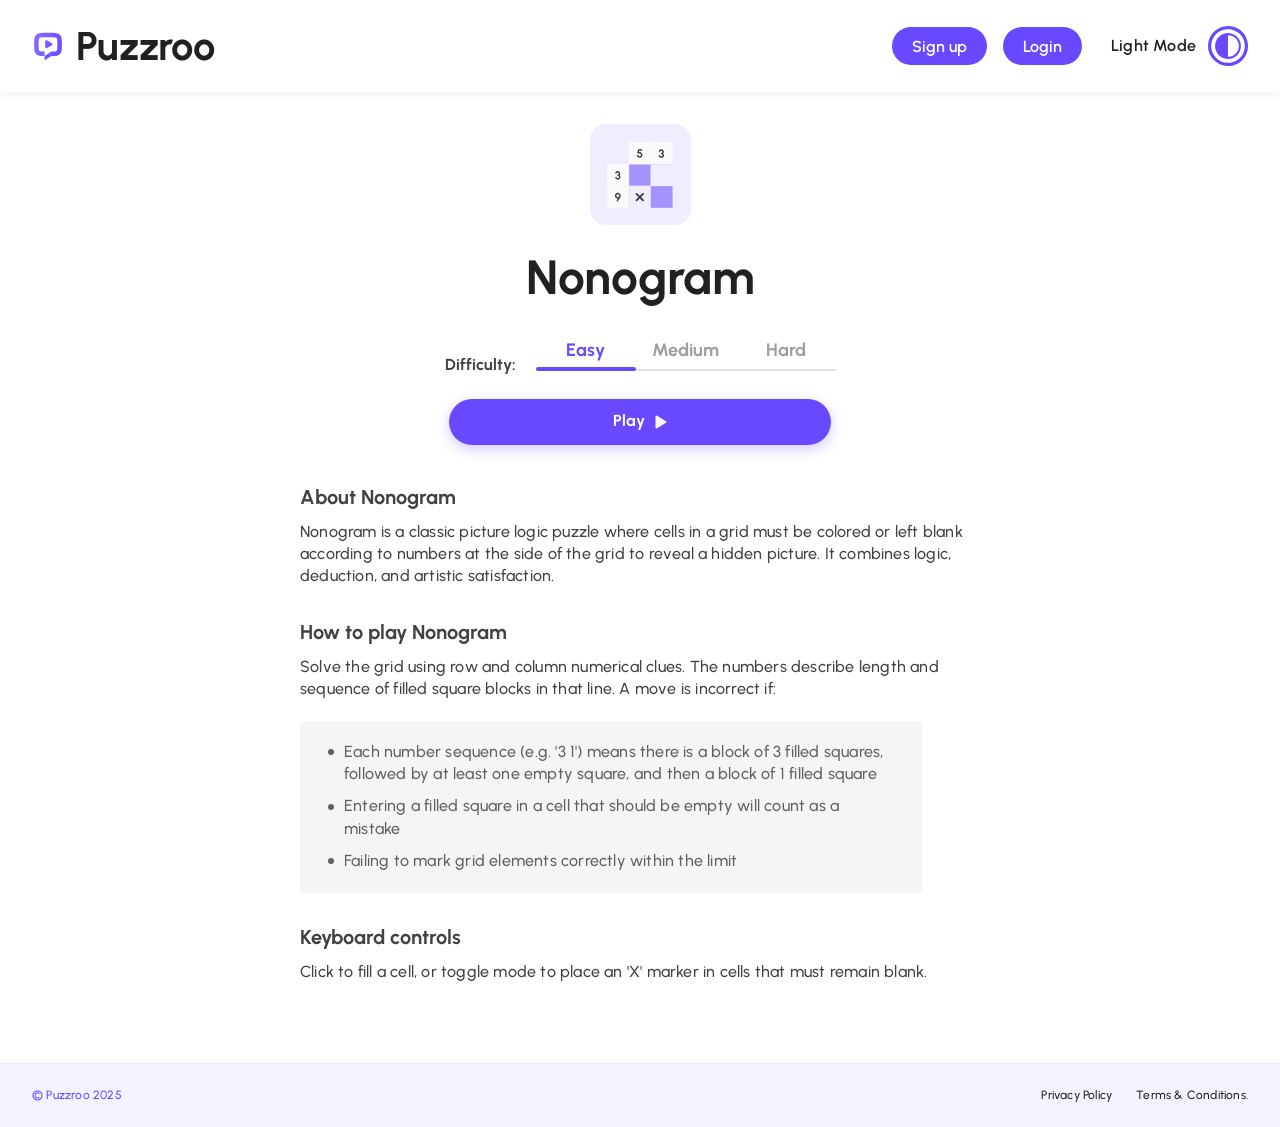
<file: lobby-nonogram.html>
<!DOCTYPE html>
<html lang="en">

<head>
  <meta charset="UTF-8">
  <meta name="viewport" content="width=device-width, initial-scale=1.0">
  <title>Puzzroo - Nonogram Lobby</title>
  <!-- Google Fonts: Urbanist -->
  <link rel="preconnect" href="https://fonts.googleapis.com">
  <link rel="preconnect" href="https://fonts.gstatic.com" crossorigin>
  <link href="https://fonts.googleapis.com/css2?family=Urbanist:wght@400;500;600;700;800&display=swap" rel="stylesheet">
  <!-- Stylesheet -->
  <link rel="stylesheet" href="assets/css/main.css?v=13">
</head>

<body class="lobby-page-body">
  <script>
    (function() {
      const savedTheme = localStorage.getItem('puzzroo-theme');
      const systemTheme = window.matchMedia('(prefers-color-scheme: dark)').matches ? 'dark' : 'light';
      const theme = savedTheme ? savedTheme : systemTheme;
      document.documentElement.setAttribute('data-theme', theme);
      document.body.classList.add(theme === 'dark' ? 'dark-mode' : 'light-mode');
    })();
  </script>
  <div class="wrapper-div" id="wrapper">
    <!-- Header Section (Navbar only, no Hero) -->
    <header>
      <!-- Nav Bar (1312px x 92px) -->
      <nav class="navbar">
        <a href="index.html" class="nav-brand">
          <img src="assets/images/Logo.svg" alt="Puzzroo Logo" class="logo-img">
          <span class="brand-text">Puzzroo</span>
        </a>
        <div class="nav-right-container">
          <div class="nav-desktop-buttons">
            <a href="#signup" class="btn-signup">Sign up</a>
            <a href="#login" class="btn-login">Login</a>
          </div>
          <button id="theme-toggle" class="theme-toggle-btn" aria-label="Toggle theme" title="Toggle dark/light mode">
            <span class="theme-toggle-text">Light Mode</span>
            <img src="assets/images/Lightmode.svg" alt="Light Mode" class="theme-icon light-icon" width="32"
              height="32">
            <img src="assets/images/Darkmode.svg" alt="Dark Mode" class="theme-icon dark-icon" width="32" height="32">
          </button>
          <!-- Mobile Menu Toggle Button (24px x 21px Icon) -->
          <button id="mobile-menu-btn" class="mobile-menu-btn" aria-label="Toggle navigation menu"
            aria-expanded="false">
            <svg class="hamburger-icon" width="24" height="21" viewBox="0 0 24 21" fill="none"
              xmlns="http://www.w3.org/2000/svg">
              <path
                d="M1.45833 2.91667H21.875C22.75 2.91667 23.3333 2.33333 23.3333 1.45833C23.3333 0.583333 22.75 0 21.875 0H1.45833C0.583333 0 0 0.583333 0 1.45833C0 2.33333 0.583333 2.91667 1.45833 2.91667ZM1.45833 11.6667H21.875C22.75 11.6667 23.3333 11.0833 23.3333 10.2083C23.3333 9.33333 22.75 8.75 21.875 8.75H1.45833C0.583333 8.75 0 9.33333 0 10.2083C0 11.0833 0.583333 11.6667 1.45833 11.6667ZM1.45833 20.4167H21.875C22.75 20.4167 23.3333 19.8333 23.3333 18.9583C23.3333 18.0833 22.75 17.5 21.875 17.5H1.45833C0.583333 17.5 0 18.0833 0 18.9583C0 19.8333 0.583333 20.4167 1.45833 20.4167Z"
                fill="currentColor" />
            </svg>
          </button>
        </div>
      </nav>

      <!-- Mobile Navigation Overlay & Drawer -->
      <div id="mobile-nav-backdrop" class="mobile-nav-backdrop"></div>
      <div id="mobile-nav-drawer" class="mobile-nav-drawer" aria-hidden="true">
        <div class="mobile-drawer-header">
          <div class="nav-brand">
            <img src="assets/images/Logo.svg" alt="Puzzroo Logo" class="logo-img">
            <span class="brand-text">Puzzroo</span>
          </div>
          <button id="mobile-menu-close" class="mobile-menu-close" aria-label="Close menu">
            <svg width="24" height="24" viewBox="0 0 24 24" fill="none" stroke="currentColor" stroke-width="2.5"
              stroke-linecap="round" stroke-linejoin="round">
              <line x1="18" y1="6" x2="6" y2="18"></line>
              <line x1="6" y1="6" x2="18" y2="18"></line>
            </svg>
          </button>
        </div>

        <div class="mobile-drawer-body">
          <ul class="mobile-menu-links">
            <li><a href="index.html" class="mobile-link">Home</a></li>
            <li><a href="index.html#games" class="mobile-link">Free Games</a></li>
            <li><a href="index.html#premium" class="mobile-link">Premium</a></li>
            <li><a href="index.html#faqs" class="mobile-link">FAQs</a></li>
          </ul>

          <div class="mobile-drawer-divider"></div>

          <!-- Theme Mode Switcher in Mobile Drawer -->
          <div class="mobile-theme-row">
            <span class="mobile-theme-label">Appearance</span>
            <button id="mobile-theme-toggle" class="mobile-theme-toggle-btn">
              <span class="theme-text-light">Light</span>
              <span class="theme-text-dark">Dark</span>
            </button>
          </div>

          <!-- Action Buttons (Sign Up & Login) -->
          <div class="mobile-drawer-actions">
            <a href="#login" class="mobile-btn-login">Login</a>
            <a href="#signup" class="mobile-btn-signup">Sign up</a>
          </div>
        </div>
      </div>
    </header>

    <!-- Main Content Section -->
    <main>
      <div class="lobby-container">
        <!-- Game Header/Card Info -->
        <div class="lobby-card">
          <div class="lobby-icon-wrapper">
            <img src="assets/images/Card6-l.svg" alt="Nonogram Icon" class="lobby-icon-img card-img-light">
            <img src="assets/images/Card6-d.svg" alt="Nonogram Icon" class="lobby-icon-img card-img-dark">
          </div>
          <h1 class="lobby-title">Nonogram</h1>

          <div class="difficulty-row">
            <span class="difficulty-label">Difficulty:</span>
            <div class="difficulty-tabs">
              <button class="difficulty-tab active" data-difficulty="easy">Easy</button>
              <button class="difficulty-tab" data-difficulty="medium">Medium</button>
              <button class="difficulty-tab" data-difficulty="hard">Hard</button>
            </div>
          </div>

          <button class="lobby-play-btn">
            Play
            <svg class="play-arrow" width="12" height="14" viewBox="0 0 12 14" fill="none"
              xmlns="http://www.w3.org/2000/svg">
              <path d="M1.5 1.5L10.5 7L1.5 12.5V1.5Z" fill="currentColor" stroke="currentColor" stroke-width="2"
                stroke-linecap="round" stroke-linejoin="round" />
            </svg>
          </button>
        </div>

        <!-- Game Information & Instructions -->
        <div class="lobby-details">
          <div class="details-section">
            <h2 class="details-heading">About Nonogram</h2>
            <p class="details-text">
              Nonogram is a classic picture logic puzzle where cells in a grid must be colored or left blank according
              to numbers at the side of the grid to reveal a hidden picture. It combines logic, deduction, and artistic
              satisfaction.
            </p>
          </div>

          <div class="details-section">
            <h2 class="details-heading">How to play Nonogram</h2>
            <p class="details-text">
              Solve the grid using row and column numerical clues. The numbers describe length and sequence of filled
              square blocks in that line. A move is incorrect if:
            </p>
            <div class="rules-box">
              <ul class="rules-list">
                <li>Each number sequence (e.g. '3 1') means there is a block of 3 filled squares, followed by at least
                  one empty square, and then a block of 1 filled square</li>
                <li>Entering a filled square in a cell that should be empty will count as a mistake</li>
                <li>Failing to mark grid elements correctly within the limit</li>
              </ul>
            </div>
          </div>

          <div class="details-section">
            <h2 class="details-heading">Keyboard controls</h2>
            <p class="details-text font-medium">
              Click to fill a cell, or toggle mode to place an 'X' marker in cells that must remain blank.
            </p>
          </div>
        </div>
      </div>
    </main>

    <!-- Footer -->
    <footer>
      <div class="footer-container">
        <p class="footer-copyright">&copy; Puzzroo 2025</p>
        <div class="footer-links">
          <a href="#privacy">Privacy Policy</a>
          <a href="#terms">Terms & Conditions.</a>
        </div>
      </div>
    </footer>
  </div>

  <script src="assets/js/main.js?v=2"></script>
  <script>
    document.addEventListener('DOMContentLoaded', () => {
      // Toggle active states for the difficulty tabs
      const tabs = document.querySelectorAll('.difficulty-tab');
      tabs.forEach(tab => {
        tab.addEventListener('click', () => {
          tabs.forEach(t => t.classList.remove('active'));
          tab.classList.add('active');
        });
      });

      // Handle Play button click and redirect with selected difficulty
      const playBtn = document.querySelector('.lobby-play-btn');
      if (playBtn) {
        playBtn.addEventListener('click', () => {
          const activeTab = document.querySelector('.difficulty-tab.active');
          const difficulty = activeTab ? activeTab.getAttribute('data-difficulty') : 'easy';
          window.location.href = `game-nonogram.html?difficulty=${difficulty}`;
        });
      }
    });
  </script>
</body>

</html>
</file>
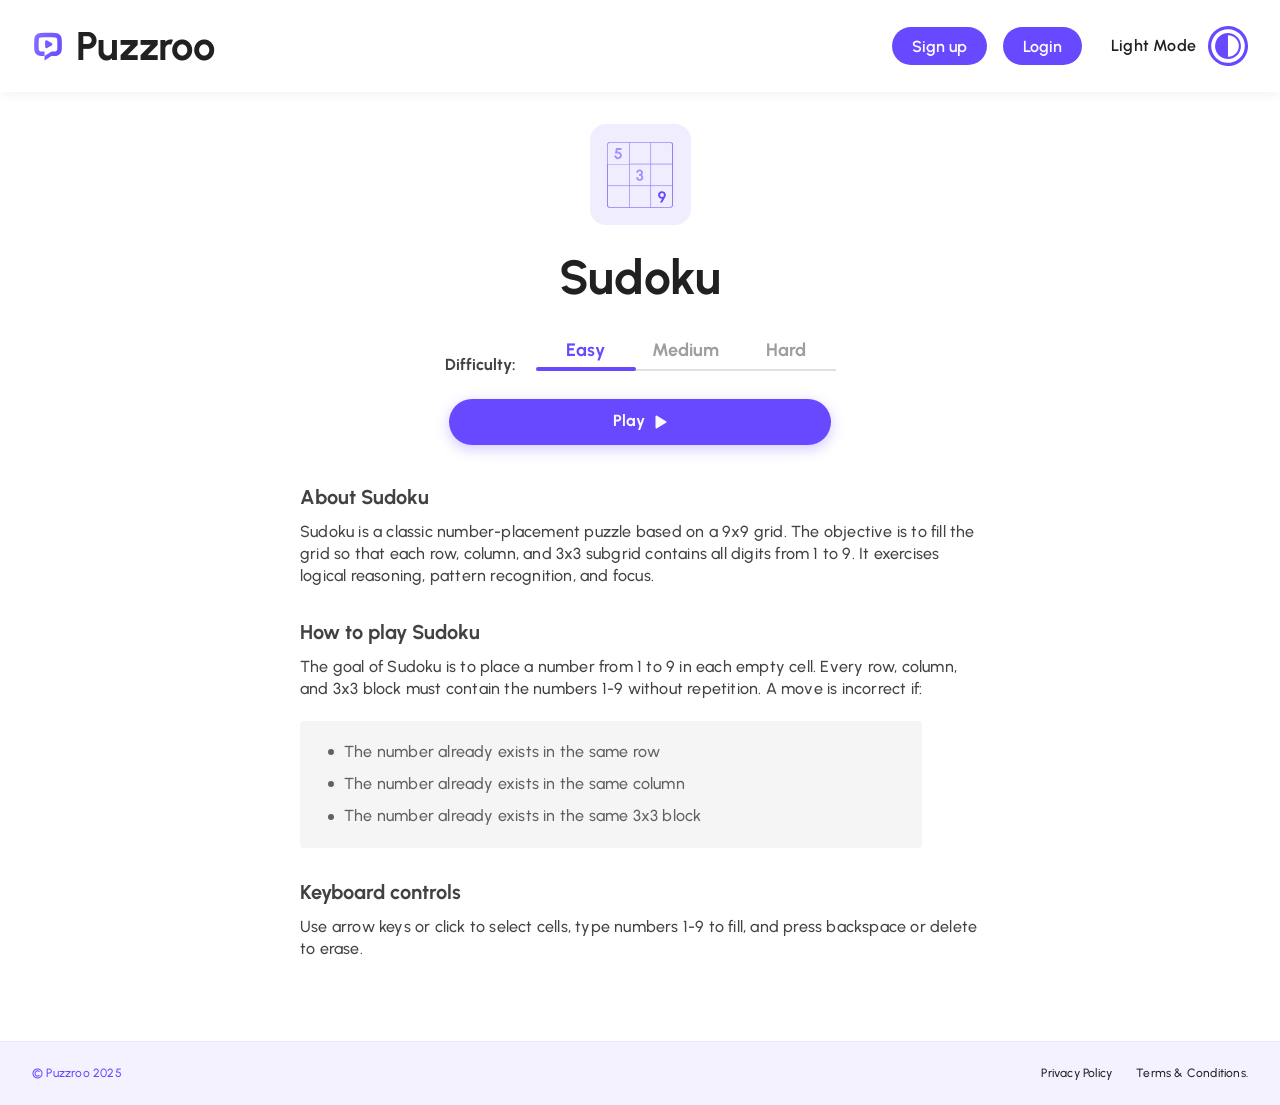
<file: lobby.html>
<!DOCTYPE html>
<html lang="en">

<head>
  <meta charset="UTF-8">
  <meta name="viewport" content="width=device-width, initial-scale=1.0">
  <title>Puzzroo - Sudoku Lobby</title>
  <!-- Google Fonts: Urbanist -->
  <link rel="preconnect" href="https://fonts.googleapis.com">
  <link rel="preconnect" href="https://fonts.gstatic.com" crossorigin>
  <link href="https://fonts.googleapis.com/css2?family=Urbanist:wght@400;500;600;700;800&display=swap" rel="stylesheet">
  <!-- Stylesheet -->
  <link rel="stylesheet" href="assets/css/main.css?v=13">
</head>

<body class="lobby-page-body">
  <script>
    (function() {
      const savedTheme = localStorage.getItem('puzzroo-theme');
      const systemTheme = window.matchMedia('(prefers-color-scheme: dark)').matches ? 'dark' : 'light';
      const theme = savedTheme ? savedTheme : systemTheme;
      document.documentElement.setAttribute('data-theme', theme);
      document.body.classList.add(theme === 'dark' ? 'dark-mode' : 'light-mode');
    })();
  </script>
  <div class="wrapper-div" id="wrapper">
    <!-- Header Section (Navbar only, no Hero) -->
    <header>
      <!-- Nav Bar (1312px x 92px) -->
      <nav class="navbar">
        <a href="index.html" class="nav-brand">
          <img src="assets/images/Logo.svg" alt="Puzzroo Logo" class="logo-img">
          <span class="brand-text">Puzzroo</span>
        </a>
        <div class="nav-right-container">
          <div class="nav-desktop-buttons">
            <a href="#signup" class="btn-signup">Sign up</a>
            <a href="#login" class="btn-login">Login</a>
          </div>
          <button id="theme-toggle" class="theme-toggle-btn" aria-label="Toggle theme" title="Toggle dark/light mode">
            <span class="theme-toggle-text">Light Mode</span>
            <img src="assets/images/Lightmode.svg" alt="Light Mode" class="theme-icon light-icon" width="32"
              height="32">
            <img src="assets/images/Darkmode.svg" alt="Dark Mode" class="theme-icon dark-icon" width="32" height="32">
          </button>
          <!-- Mobile Menu Toggle Button (24px x 21px Icon) -->
          <button id="mobile-menu-btn" class="mobile-menu-btn" aria-label="Toggle navigation menu"
            aria-expanded="false">
            <svg class="hamburger-icon" width="24" height="21" viewBox="0 0 24 21" fill="none"
              xmlns="http://www.w3.org/2000/svg">
              <path
                d="M1.45833 2.91667H21.875C22.75 2.91667 23.3333 2.33333 23.3333 1.45833C23.3333 0.583333 22.75 0 21.875 0H1.45833C0.583333 0 0 0.583333 0 1.45833C0 2.33333 0.583333 2.91667 1.45833 2.91667ZM1.45833 11.6667H21.875C22.75 11.6667 23.3333 11.0833 23.3333 10.2083C23.3333 9.33333 22.75 8.75 21.875 8.75H1.45833C0.583333 8.75 0 9.33333 0 10.2083C0 11.0833 0.583333 11.6667 1.45833 11.6667ZM1.45833 20.4167H21.875C22.75 20.4167 23.3333 19.8333 23.3333 18.9583C23.3333 18.0833 22.75 17.5 21.875 17.5H1.45833C0.583333 17.5 0 18.0833 0 18.9583C0 19.8333 0.583333 20.4167 1.45833 20.4167Z"
                fill="currentColor" />
            </svg>
          </button>
        </div>
      </nav>

      <!-- Mobile Navigation Overlay & Drawer -->
      <div id="mobile-nav-backdrop" class="mobile-nav-backdrop"></div>
      <div id="mobile-nav-drawer" class="mobile-nav-drawer" aria-hidden="true">
        <div class="mobile-drawer-header">
          <div class="nav-brand">
            <img src="assets/images/Logo.svg" alt="Puzzroo Logo" class="logo-img">
            <span class="brand-text">Puzzroo</span>
          </div>
          <button id="mobile-menu-close" class="mobile-menu-close" aria-label="Close menu">
            <svg width="24" height="24" viewBox="0 0 24 24" fill="none" stroke="currentColor" stroke-width="2.5"
              stroke-linecap="round" stroke-linejoin="round">
              <line x1="18" y1="6" x2="6" y2="18"></line>
              <line x1="6" y1="6" x2="18" y2="18"></line>
            </svg>
          </button>
        </div>

        <div class="mobile-drawer-body">
          <ul class="mobile-menu-links">
            <li><a href="index.html" class="mobile-link">Home</a></li>
            <li><a href="index.html#games" class="mobile-link">Free Games</a></li>
            <li><a href="index.html#premium" class="mobile-link">Premium</a></li>
            <li><a href="index.html#faqs" class="mobile-link">FAQs</a></li>
          </ul>

          <div class="mobile-drawer-divider"></div>

          <!-- Theme Mode Switcher in Mobile Drawer -->
          <div class="mobile-theme-row">
            <span class="mobile-theme-label">Appearance</span>
            <button id="mobile-theme-toggle" class="mobile-theme-toggle-btn">
              <span class="theme-text-light">Light</span>
              <span class="theme-text-dark">Dark</span>
            </button>
          </div>

          <!-- Action Buttons (Sign Up & Login) -->
          <div class="mobile-drawer-actions">
            <a href="#login" class="mobile-btn-login">Login</a>
            <a href="#signup" class="mobile-btn-signup">Sign up</a>
          </div>
        </div>
      </div>
    </header>

    <!-- Main Content Section -->
    <main>
      <div class="lobby-container">
        <!-- Game Header/Card Info -->
        <div class="lobby-card">
          <div class="lobby-icon-wrapper">
            <img src="assets/images/Card3.svg" alt="Sudoku Icon" class="lobby-icon-img">
          </div>
          <h1 class="lobby-title">Sudoku</h1>

          <div class="difficulty-row">
            <span class="difficulty-label">Difficulty:</span>
            <div class="difficulty-tabs">
              <button class="difficulty-tab active" data-difficulty="easy">Easy</button>
              <button class="difficulty-tab" data-difficulty="medium">Medium</button>
              <button class="difficulty-tab" data-difficulty="hard">Hard</button>
            </div>
          </div>

          <button class="lobby-play-btn">
            Play
            <svg class="play-arrow" width="12" height="14" viewBox="0 0 12 14" fill="none"
              xmlns="http://www.w3.org/2000/svg">
              <path d="M1.5 1.5L10.5 7L1.5 12.5V1.5Z" fill="currentColor" stroke="currentColor" stroke-width="2"
                stroke-linecap="round" stroke-linejoin="round" />
            </svg>
          </button>
        </div>

        <!-- Game Information & Instructions -->
        <div class="lobby-details">
          <div class="details-section">
            <h2 class="details-heading">About Sudoku</h2>
            <p class="details-text">
              Sudoku is a classic number-placement puzzle based on a 9x9 grid. The objective is to fill the grid so that
              each row, column, and 3x3 subgrid contains all digits from 1 to 9. It exercises logical reasoning, pattern
              recognition, and focus.
            </p>
          </div>

          <div class="details-section">
            <h2 class="details-heading">How to play Sudoku</h2>
            <p class="details-text">
              The goal of Sudoku is to place a number from 1 to 9 in each empty cell. Every row, column, and 3x3 block
              must contain the numbers 1-9 without repetition. A move is incorrect if:
            </p>
            <div class="rules-box">
              <ul class="rules-list">
                <li>The number already exists in the same row</li>
                <li>The number already exists in the same column</li>
                <li>The number already exists in the same 3x3 block</li>
              </ul>
            </div>
          </div>

          <div class="details-section">
            <h2 class="details-heading">Keyboard controls</h2>
            <p class="details-text font-medium">
              Use arrow keys or click to select cells, type numbers 1-9 to fill, and press backspace or delete to erase.
            </p>
          </div>
        </div>
      </div>
    </main>

    <!-- Footer -->
    <footer>
      <div class="footer-container">
        <p class="footer-copyright">&copy; Puzzroo 2025</p>
        <div class="footer-links">
          <a href="#privacy">Privacy Policy</a>
          <a href="#terms">Terms & Conditions.</a>
        </div>
      </div>
    </footer>
  </div>

  <script src="assets/js/main.js?v=2"></script>
  <script>
    document.addEventListener('DOMContentLoaded', () => {
      // Toggle active states for the difficulty tabs
      const tabs = document.querySelectorAll('.difficulty-tab');
      tabs.forEach(tab => {
        tab.addEventListener('click', () => {
          tabs.forEach(t => t.classList.remove('active'));
          tab.classList.add('active');
        });
      });

      // Handle Play button click and redirect with selected difficulty
      const playBtn = document.querySelector('.lobby-play-btn');
      if (playBtn) {
        playBtn.addEventListener('click', () => {
          const activeTab = document.querySelector('.difficulty-tab.active');
          const difficulty = activeTab ? activeTab.getAttribute('data-difficulty') : 'easy';
          window.location.href = `game.html?difficulty=${difficulty}`;
        });
      }
    });
  </script>
</body>

</html>
</file>
<file: assets/css/main.css>
/* Google Fonts import: Urbanist */
@import url('https://fonts.googleapis.com/css2?family=Urbanist:wght@400;500;600;700;800&display=swap');

/* ==========================================================================
   CSS Custom Properties / Theme System
   ========================================================================== */
:root {
  --bg-body: #FFFFFF;
  --bg-wrapper: #FFFFFF;
  --bg-header: #FFFFFF;
  --text-primary: #212121;
  --text-secondary: #616161;
  --card-bg: #F0EDFF;
  --card-border: transparent;
  --card-shadow-hover: rgba(105, 73, 255, 0.15);
  --faq-bg: #FFFFFF;
  --faq-border: #F0F0F8;
  --faq-hover-bg: #F8F7FF;
  --faq-hover-border: #E8E4FF;
  --faq-divider: #CECECE;
  --footer-bg: #F4F2FF;
  --footer-border: #EBE7FF;
  --footer-link: #212121;
  --footer-copyright: #6949FF;
  --toggle-bg: #F0EDFF;
  --toggle-hover-bg: #E4DCFF;
  --toggle-color: #6949FF;
  --toggle-border: #D8D2FF;
  --primary-purple: #6949FF;
  --primary-purple-hover: #5434E0;
  --wrapper-shadow: rgba(0, 0, 0, 0.08);
}

/* System Preference Dark Theme (Default when no explicit user choice) */
@media (prefers-color-scheme: dark) {
  :root:not([data-theme="light"]) {
    --bg-body: #1F222A;
    --bg-wrapper: #1F222A;
    --bg-header: #1F222A;
    --text-primary: #F8F7FF;
    --text-secondary: #AAA6C8;
    --card-bg: #1F222A;
    --card-border: rgba(105, 73, 255, 0.2);
    --card-shadow-hover: rgba(105, 73, 255, 0.35);
    --faq-bg: #04060F0D;
    --faq-border: #292446;
    --faq-hover-bg: #211D39;
    --faq-hover-border: #3E3666;
    --faq-divider: #2D274A;
    --footer-bg: #0F0E1A;
    --footer-border: #201C36;
    --footer-link: #C4C0E2;
    --footer-copyright: #9E86FF;
    --toggle-bg: #231E3D;
    --toggle-hover-bg: #302A52;
    --toggle-color: #FFC72C;
    --toggle-border: #3B3363;
    --wrapper-shadow: rgba(0, 0, 0, 0.5);
    /* Game Nonogram/Ninja variables for system prefers dark theme */
    --nonogram-hint-bg: #211D39;
    --nonogram-hint-color: #F8F7FF;
    --nonogram-cell-filled-bg: #A592FF;
    --nonogram-cell-border: #2D274A;
    --nonogram-cell-empty-bg: #1F222A;
  }
}

@media (prefers-color-scheme: dark) {
  :root:not([data-theme="light"]) .premium-card {
    background-color: #13111E;
    border-color: rgba(105, 73, 255, 0.25);
  }

  :root:not([data-theme="light"]) .premium-bg-lines path {
    stroke: rgba(255, 255, 255, 0.05);
  }

  :root:not([data-theme="light"]) .premium-heading-desktop,
  :root:not([data-theme="light"]) .premium-heading-mobile,
  :root:not([data-theme="light"]) .feature-text {
    color: #FFFFFF;
  }

  :root:not([data-theme="light"]) .premium-content-left {
    background-color: #04060F0D;
  }

  :root:not([data-theme="light"]) .games-section .section-title {
    color: #F5F5F5;
  }
}

/* Explicit Theme Overrides via data-theme attribute or body class */
[data-theme="dark"],
body.dark-mode {
  --bg-body: #1F222A;
  --bg-wrapper: #1F222A;
  --bg-header: #1F222A;
  --text-primary: #F8F7FF;
  --text-secondary: #AAA6C8;
  --card-bg: #1F222A;
  --card-border: rgba(105, 73, 255, 0.2);
  --card-shadow-hover: rgba(105, 73, 255, 0.35);
  --faq-bg: #04060F0D;
  --faq-border: #292446;
  --faq-hover-bg: #211D39;
  --faq-hover-border: #3E3666;
  --faq-divider: #2D274A;
  --footer-bg: #0F0E1A;
  --footer-border: #201C36;
  --footer-link: #C4C0E2;
  --footer-copyright: #9E86FF;
  --toggle-bg: #231E3D;
  --toggle-hover-bg: #302A52;
  --toggle-color: #FFC72C;
  --toggle-border: #3B3363;
  --wrapper-shadow: rgba(0, 0, 0, 0.5);
}

[data-theme="light"],
body.light-mode {
  --bg-body: #FFFFFF;
  --bg-wrapper: #FFFFFF;
  --bg-header: #FFFFFF;
  --text-primary: #212121;
  --text-secondary: #616161;
  --card-bg: #F0EDFF;
  --card-border: transparent;
  --card-shadow-hover: rgba(105, 73, 255, 0.15);
  --faq-bg: #FFFFFF;
  --faq-border: #F0F0F8;
  --faq-hover-bg: #F8F7FF;
  --faq-hover-border: #E8E4FF;
  --faq-divider: #CECECE;
  --footer-bg: #F4F2FF;
  --footer-border: #EBE7FF;
  --footer-link: #212121;
  --footer-copyright: #6949FF;
  --toggle-bg: #F0EDFF;
  --toggle-hover-bg: #E4DCFF;
  --toggle-color: #6949FF;
  --toggle-border: #D8D2FF;
  --primary-purple: #6949FF;
  --primary-purple-hover: #5434E0;
  --wrapper-shadow: rgba(0, 0, 0, 0.08);
}

/* Lobby Page Background overrides */
.lobby-page-body {
  --bg-body: #FFFFFF;
  --bg-wrapper: #FFFFFF;
}

[data-theme="dark"] .lobby-page-body,
body.dark-mode.lobby-page-body {
  --bg-body: #181A20;
  --bg-wrapper: #181A20;
}

@media (prefers-color-scheme: dark) {
  :root:not([data-theme="light"]) .lobby-page-body {
    --bg-body: #181A20;
    --bg-wrapper: #181A20;
  }
}

/* CSS Reset */
* {
  margin: 0;
  padding: 0;
  box-sizing: border-box;
  -webkit-tap-highlight-color: transparent;
  -webkit-user-select: none;
  -moz-user-select: none;
  -ms-user-select: none;
  user-select: none;
}

/* Allow text selection in inputs and editable areas */
input, textarea, [contenteditable="true"], [contenteditable="true"] *, .puzzroo-form-input, .puzzroo-modal-card input {
  -webkit-user-select: text;
  -moz-user-select: text;
  -ms-user-select: text;
  user-select: text;
}

html,
body {
  width: 100%;
  overflow-x: hidden;
}

body {
  font-family: 'Urbanist', sans-serif;
  background-color: var(--bg-wrapper);
  color: var(--text-primary);
  display: flex;
  justify-content: center;
  align-items: flex-start;
  min-height: 100vh;
  transition: background-color 0.3s ease, color 0.3s ease;
}

/* Page Container (Full Widescreen Responsive) */
.wrapper-div {
  width: 100%;
  max-width: 100%;
  min-height: 100vh;
  background-color: var(--bg-wrapper);
  margin: 0 auto;
  box-shadow: none;
  display: flex;
  flex-direction: column;
  align-items: center;
  transition: background-color 0.3s ease;
}

/* Header Section */
header {
  position: sticky;
  top: 0;
  z-index: 1000;
  width: 100%;
  background-color: var(--bg-header);
  display: flex;
  flex-direction: column;
  align-items: center;
  justify-content: flex-start;
  padding: 0 40px;
  transition: background-color 0.3s ease, box-shadow 0.3s ease;
  box-shadow: 0 2px 12px rgba(0, 0, 0, 0.06);
}

/* Nav Bar (1312px max width) */
.navbar {
  width: 100%;
  max-width: 1312px;
  height: 92px;
  display: flex;
  align-items: center;
  justify-content: space-between;
  padding: 0;
}

/* Left side logo & brand text */
.nav-brand {
  display: flex;
  align-items: center;
  gap: 12px;
  text-decoration: none;
  cursor: pointer;
}

.logo-img {
  width: 32px;
  height: 32px;
  object-fit: contain;
}

.brand-text {
  font-family: 'Urbanist', sans-serif;
  font-size: 40px;
  font-weight: 700;
  color: var(--text-primary);
  line-height: 1.2;
  letter-spacing: 0;
  transition: color 0.3s ease;
}

/* Right side actions container */
.nav-right-container {
  display: flex;
  align-items: center;
  gap: 24px;
}

/* Desktop-only action buttons */
.nav-desktop-buttons {
  display: flex;
  align-items: center;
  gap: 16px;
}

/* Theme Toggle Button */
.theme-toggle-btn {
  background: transparent;
  border: none;
  display: flex;
  align-items: center;
  gap: 12px;
  cursor: pointer;
  outline: none;
  padding: 0;
  transition: opacity 0.2s ease;
}

.theme-toggle-btn:hover {
  opacity: 0.85;
}

.theme-toggle-text {
  font-family: 'Urbanist', sans-serif;
  font-weight: 600;
  font-size: 16px;
  line-height: 140%;
  letter-spacing: 0.2px;
  text-align: right;
  vertical-align: middle;
  color: var(--text-primary);
  transition: color 0.3s ease;
  display: inline-block;
  width: 90px;
}

.theme-icon {
  width: 40px;
  height: 40px;
  object-fit: contain;
  display: block;
}

/* Toggle visibility of light/dark icons */
.theme-toggle-btn .light-icon {
  display: block;
}

.theme-toggle-btn .dark-icon {
  display: none;
}

[data-theme="dark"] .theme-toggle-btn .light-icon,
body.dark-mode .theme-toggle-btn .light-icon {
  display: none;
}

[data-theme="dark"] .theme-toggle-btn .dark-icon,
body.dark-mode .theme-toggle-btn .dark-icon {
  display: block;
}

/* Fallback for system preference dark mode when no data-theme set */
@media (prefers-color-scheme: dark) {
  :root:not([data-theme="light"]) .theme-toggle-btn .light-icon {
    display: none;
  }

  :root:not([data-theme="light"]) .theme-toggle-btn .dark-icon {
    display: block;
  }
}

.btn-signup {
  width: 95px;
  height: 38px;
  display: inline-flex;
  align-items: center;
  justify-content: center;
  background-color: var(--primary-purple);
  color: #FFFFFF;
  font-family: 'Urbanist', sans-serif;
  font-size: 16px;
  font-weight: 600;
  border-radius: 9999px;
  border: none;
  cursor: pointer;
  text-decoration: none;
  transition: all 0.2s ease-in-out;
}

.btn-signup:hover {
  background-color: var(--primary-purple-hover);
  transform: translateY(-1px);
  box-shadow: 0 4px 14px rgba(105, 73, 255, 0.4);
}

.btn-login {
  width: 79px;
  height: 38px;
  display: inline-flex;
  align-items: center;
  justify-content: center;
  background-color: var(--primary-purple);
  color: #FFFFFF;
  font-family: 'Urbanist', sans-serif;
  font-size: 16px;
  font-weight: 600;
  border-radius: 9999px;
  border: none;
  cursor: pointer;
  text-decoration: none;
  transition: all 0.2s ease-in-out;
}

.btn-login:hover {
  background-color: var(--primary-purple-hover);
  transform: translateY(-1px);
  box-shadow: 0 4px 14px rgba(105, 73, 255, 0.4);
}

/* ==========================================================================
   Mobile Navigation Button & Drawer Styles
   ========================================================================== */

/* Mobile Menu Button (24px x 21px Icon Container) */
.mobile-menu-btn {
  display: none;
  background: transparent;
  border: none;
  padding: 6px;
  cursor: pointer;
  color: var(--text-primary);
  border-radius: 8px;
  transition: all 0.2s ease;
  align-items: center;
  justify-content: center;
  outline: none;
}

.mobile-menu-btn:hover {
  background-color: var(--toggle-bg);
  transform: scale(1.05);
}

.mobile-menu-btn:active {
  transform: scale(0.95);
}

.mobile-menu-btn svg.hamburger-icon {
  width: 24px;
  height: 21px;
  display: block;
}

/* Mobile Nav Overlay Backdrop */
.mobile-nav-backdrop {
  position: fixed;
  top: 0;
  left: 0;
  right: 0;
  bottom: 0;
  background-color: rgba(0, 0, 0, 0.5);
  backdrop-filter: blur(6px);
  -webkit-backdrop-filter: blur(6px);
  z-index: 998;
  opacity: 0;
  pointer-events: none;
  transition: opacity 0.3s ease;
}

.mobile-nav-backdrop.active {
  opacity: 1;
  pointer-events: auto;
}

/* Mobile Nav Drawer */
.mobile-nav-drawer {
  position: fixed;
  top: 0;
  left: 0;
  right: 0;
  width: 100%;
  max-width: 100%;
  background-color: var(--bg-wrapper);
  border-bottom-left-radius: 24px;
  border-bottom-right-radius: 24px;
  box-shadow: 0 16px 40px rgba(0, 0, 0, 0.2);
  z-index: 999;
  transform: translateY(-105%);
  opacity: 0;
  pointer-events: none;
  transition: transform 0.35s cubic-bezier(0.16, 1, 0.3, 1), opacity 0.3s ease;
  padding: 16px 20px 28px 20px;
  border-bottom: 1px solid var(--toggle-border);
}

.mobile-nav-drawer.open {
  transform: translateY(0);
  opacity: 1;
  pointer-events: auto;
}

.mobile-drawer-header {
  display: flex;
  align-items: center;
  justify-content: space-between;
  padding-bottom: 16px;
  border-bottom: 1px solid var(--toggle-border);
}

.mobile-menu-close {
  background: transparent;
  border: none;
  color: var(--text-primary);
  width: 40px;
  height: 40px;
  border-radius: 50%;
  display: flex;
  align-items: center;
  justify-content: center;
  cursor: pointer;
  transition: background-color 0.2s ease, transform 0.2s ease;
}

.mobile-menu-close:hover {
  background-color: var(--toggle-bg);
  transform: rotate(90deg);
}

.mobile-drawer-body {
  display: flex;
  flex-direction: column;
  gap: 20px;
  padding-top: 20px;
}

.mobile-menu-links {
  list-style: none;
  display: flex;
  flex-direction: column;
  gap: 8px;
}

.mobile-link {
  font-family: 'Urbanist', sans-serif;
  font-size: 18px;
  font-weight: 600;
  color: var(--text-primary);
  text-decoration: none;
  padding: 12px 16px;
  border-radius: 12px;
  display: flex;
  align-items: center;
  justify-content: space-between;
  transition: all 0.2s ease;
}

@media (hover: hover) {
  .mobile-link:hover {
    background-color: var(--card-bg);
    color: var(--primary-purple);
  }
}

.mobile-link.active {
  background-color: var(--card-bg);
  color: var(--primary-purple);
}

.mobile-drawer-divider {
  height: 1px;
  background-color: var(--toggle-border);
  width: 100%;
}

.mobile-theme-row {
  display: flex;
  align-items: center;
  justify-content: space-between;
  padding: 4px 8px;
}

.mobile-theme-label {
  font-size: 16px;
  font-weight: 600;
  color: var(--text-secondary);
}

.mobile-theme-toggle-btn {
  display: inline-flex;
  align-items: center;
  gap: 4px;
  background-color: var(--toggle-bg);
  border: 1px solid var(--toggle-border);
  border-radius: 9999px;
  padding: 4px;
  cursor: pointer;
}

.mobile-theme-toggle-btn span {
  font-size: 13px;
  font-weight: 700;
  padding: 6px 14px;
  border-radius: 9999px;
  transition: all 0.2s ease;
}

.theme-text-light {
  background-color: var(--primary-purple);
  color: #FFFFFF;
}

.theme-text-dark {
  color: var(--text-secondary);
}

/* Dark mode styling for theme switcher in drawer */
[data-theme="dark"] .theme-text-light,
body.dark-mode .theme-text-light {
  background-color: transparent;
  color: var(--text-secondary);
}

[data-theme="dark"] .theme-text-dark,
body.dark-mode .theme-text-dark {
  background-color: var(--primary-purple);
  color: #FFFFFF;
}

.mobile-drawer-actions {
  display: flex;
  flex-direction: column;
  gap: 12px;
  margin-top: 4px;
}

.mobile-btn-login {
  width: 100%;
  height: 46px;
  display: flex;
  align-items: center;
  justify-content: center;
  border: 1.5px solid var(--primary-purple);
  color: var(--primary-purple);
  background-color: transparent;
  font-family: 'Urbanist', sans-serif;
  font-size: 16px;
  font-weight: 700;
  border-radius: 9999px;
  text-decoration: none;
  transition: all 0.2s ease;
}

.mobile-btn-login:hover {
  background-color: var(--card-bg);
}

.mobile-btn-signup {
  width: 100%;
  height: 46px;
  display: flex;
  align-items: center;
  justify-content: center;
  background-color: var(--primary-purple);
  color: #FFFFFF;
  font-family: 'Urbanist', sans-serif;
  font-size: 16px;
  font-weight: 700;
  border-radius: 9999px;
  text-decoration: none;
  box-shadow: 0 4px 14px rgba(105, 73, 255, 0.3);
  transition: all 0.2s ease;
}

.mobile-btn-signup:hover {
  background-color: var(--primary-purple-hover);
}

/* Hero Section (1312px max width, 1312:352 aspect ratio) */
.hero-section {
  width: 100%;
  max-width: 1312px;
  border-radius: 12px;
  overflow: hidden;
  position: relative;
  background-color: var(--primary-purple);
  box-shadow: none !important;
  filter: none !important;
}

.hero-svg-wrapper {
  width: 100%;
  max-width: 1312px;
  aspect-ratio: 1312 / 352;
  position: relative;
  overflow: hidden;
  border-radius: 12px;
  box-shadow: none !important;
  filter: none !important;
}

.hero-svg-img {
  width: 109.7561%;
  height: auto;
  margin-left: -4.878%;
  margin-top: -7.0122%;
  display: block;
  pointer-events: none;
  box-shadow: none !important;
  filter: none !important;
}

/* Main Content Layout */
main {
  width: 100%;
  display: flex;
  flex-direction: column;
  align-items: center;
  padding: 40px 40px 0 40px;
  gap: 40px;
  flex: 1;
}

.games-section {
  width: 100%;
  max-width: 1312px;
  display: flex;
  flex-direction: column;
  gap: 24px;
}

.section-title {
  font-family: 'Urbanist', sans-serif;
  font-weight: 700;
  font-size: 44px;
  line-height: 120%;
  letter-spacing: 0;
  text-transform: capitalize;
  color: #424242;
  width: 100%;
  display: flex;
  align-items: center;
  gap: 8px;
  transition: color 0.3s ease;
}

[data-theme="dark"] .section-title,
body.dark-mode .section-title {
  color: var(--text-primary);
}

.title-sparkle-img {
  width: 1.25em;
  height: 1.25em;
  object-fit: contain;
  vertical-align: middle;
  flex-shrink: 0;
}

/* Cards Grid: Desktop 3 Columns */
.cards-grid {
  width: 100%;
  display: grid;
  grid-template-columns: repeat(3, minmax(0, 416.81px));
  gap: 30.78px;
  justify-content: center;
}

/* Card Item */
.card-item {
  width: 100%;
  max-width: 416.81px;
  min-height: 522.08px;
  border-radius: 12.31px;
  padding: 30.78px;
  background-color: var(--card-bg);
  border: 1px solid var(--card-border);
  opacity: 1;
  display: flex;
  flex-direction: column;
  justify-content: space-between;
  align-items: center;
  gap: 16px;
  margin: 0 auto;
  transition: none;
}

/* Card Image */
.card-image-wrapper {
  width: 100%;
  height: auto;
  aspect-ratio: 1;
  border-radius: 12.31px;
  overflow: hidden;
  display: flex;
  align-items: center;
  justify-content: center;
}

.card-img {
  width: 100%;
  height: 100%;
  object-fit: contain;
  opacity: 1;
  display: block;
}

/* Theme Adaptive Card Images (Light Mode vs Dark Mode) */
.card-img-dark {
  display: none !important;
}

.card-img-light {
  display: block !important;
}

[data-theme="dark"] .card-img-dark,
body.dark-mode .card-img-dark {
  display: block !important;
}

[data-theme="dark"] .card-img-light,
body.dark-mode .card-img-light {
  display: none !important;
}

@media (prefers-color-scheme: dark) {
  :root:not([data-theme="light"]) .card-img-dark {
    display: block !important;
  }

  :root:not([data-theme="light"]) .card-img-light {
    display: none !important;
  }
}

/* Card Info Row */
.card-info {
  width: 100%;
  display: flex;
  align-items: center;
  justify-content: space-between;
  padding: 0;
}

.game-name {
  font-family: 'Urbanist', sans-serif;
  font-weight: 700;
  font-size: 20.52px;
  line-height: 120%;
  letter-spacing: 0px;
  text-align: center;
  vertical-align: middle;
  color: var(--text-primary);
  transition: color 0.3s ease;
}

.game-status {
  font-family: 'Urbanist', sans-serif;
  font-weight: 600;
  font-size: 16.85px;
  line-height: 140%;
  letter-spacing: 0.21px;
  text-align: center;
  vertical-align: middle;
  color: var(--text-secondary);
  display: inline-flex;
  align-items: center;
  transition: color 0.3s ease;
}

.game-status-icon {
  display: inline-flex;
  align-items: center;
  justify-content: center;
}

.game-status-img {
  width: 25px;
  height: 25px;
  object-fit: contain;
  vertical-align: middle;
}

[data-theme="dark"] .game-status-img,
body.dark-mode .game-status-img {
  filter: brightness(0) invert(0.85) sepia(0.2) hue-rotate(210deg);
}

/* Button in Card */
.btn-play {
  width: 100%;
  height: 45.06px;
  gap: 10.53px;
  opacity: 1;
  padding: 10.53px 42.12px;
  border-radius: 4.21px;
  border: 2.11px solid var(--primary-purple);
  background-color: var(--primary-purple);
  color: #FFFFFF;
  font-family: 'Urbanist', sans-serif;
  font-weight: 700;
  font-size: 16.85px;
  line-height: 140%;
  letter-spacing: 0.21px;
  text-align: center;
  vertical-align: middle;
  cursor: pointer;
  display: inline-flex;
  align-items: center;
  justify-content: center;
  transition: all 0.2s ease-in-out;
}

.btn-play:hover {
  background-color: var(--primary-purple-hover);
  border-color: var(--primary-purple-hover);
  box-shadow: 0 4px 14px rgba(105, 73, 255, 0.4);
}

/* Premium Section Container */
.premium-section {
  width: 100%;
  max-width: 1312px;
  display: flex;
  flex-direction: column;
}

.premium-heading-mobile {
  display: none;
  font-family: 'Urbanist', sans-serif;
  font-weight: 700;
  font-size: 26px;
  line-height: 130%;
  color: #424242;
  margin-bottom: 20px;
  align-items: center;
  gap: 10px;
  transition: color 0.3s ease;
}

[data-theme="dark"] .premium-heading-mobile,
body.dark-mode .premium-heading-mobile {
  color: #FFFFFF;
}

.premium-card {
  width: 100%;
  height: 557px;
  border-radius: 20px;
  background-color: #FFFFFF;
  border: 1px solid var(--toggle-border);
  display: flex;
  position: relative;
  overflow: hidden;
  box-sizing: border-box;
  transition: background-color 0.3s ease, border-color 0.3s ease;
}

[data-theme="dark"] .premium-card,
body.dark-mode .premium-card {
  background-color: #13111E;
  border-color: rgba(105, 73, 255, 0.25);
}

[data-theme="dark"] .premium-content-left,
body.dark-mode .premium-content-left {
  background-color: #04060F0D;
}

[data-theme="dark"] .games-section .section-title,
body.dark-mode .games-section .section-title {
  color: #F5F5F5;
}

/* Background Wavy Contour Lines */
.premium-bg-lines {
  position: absolute;
  top: 0;
  left: 0;
  width: 100%;
  height: 100%;
  pointer-events: none;
  z-index: 3;
}

.premium-bg-lines path {
  stroke: rgba(105, 73, 255, 0.06);
  transition: stroke 0.3s ease;
}

[data-theme="dark"] .premium-bg-lines path,
body.dark-mode .premium-bg-lines path {
  stroke: rgba(255, 255, 255, 0.25);
}

/* Left Content Area */
.premium-content-left {
  flex: 1;
  padding: 56px 64px;
  display: flex;
  flex-direction: column;
  justify-content: center;
  position: relative;
  z-index: 4;
  transition: background-color 0.3s ease;
}

.premium-heading-desktop {
  font-family: 'Urbanist', sans-serif;
  font-weight: 700;
  font-size: 44px;
  line-height: 120%;
  letter-spacing: 0%;
  text-transform: capitalize;
  color: #424242;
  display: flex;
  align-items: center;
  gap: 12px;
  margin-bottom: 40px;
  transition: color 0.3s ease;
}

[data-theme="dark"] .premium-heading-desktop,
body.dark-mode .premium-heading-desktop {
  color: #FFFFFF;
}

.heading-sparkle-icon {
  width: 55px;
  height: 55px;
  object-fit: contain;
  flex-shrink: 0;
}

/* 2 Columns Grid for Features */
.premium-features-grid {
  display: grid;
  grid-template-columns: repeat(2, 1fr);
  grid-auto-flow: column;
  grid-template-rows: repeat(6, auto);
  gap: 24px 48px;
  list-style: none;
  padding: 0;
  margin: 0;
}

.feature-item {
  display: flex;
  align-items: center;
  gap: 14px;
}

.feature-check-icon {
  width: 24px;
  height: 24px;
  display: inline-flex;
  align-items: center;
  justify-content: center;
  flex-shrink: 0;
  color: #6949FF;
}

.feature-check-icon svg {
  width: 24px !important;
  height: 24px !important;
  display: block;
}

.feature-check-icon svg .check-bg {
  fill: currentColor;
}

.feature-check-icon svg .check-mark {
  stroke: #FFFFFF;
}

.feature-text {
  font-family: 'Urbanist', sans-serif;
  font-weight: 700;
  font-size: 24px;
  line-height: 120%;
  letter-spacing: 0%;
  vertical-align: middle;
  color: #424242;
  transition: color 0.3s ease;
}

[data-theme="dark"] .feature-text,
body.dark-mode .feature-text {
  color: #FFFFFF;
}

/* Right Illustration Block */
.premium-illustration-right {
  width: 359px;
  height: 100%;
  flex-shrink: 0;
  position: relative;
  overflow: hidden;
  z-index: 2;
}

.premium-right-img {
  width: 100%;
  height: 100%;
  object-fit: cover;
  object-position: center;
  display: block;
}

/* FAQs Section */
.faqs-section {
  width: 100%;
  max-width: 1312px;
  height: auto;
  display: flex;
  flex-direction: column;
  gap: 24px;
}

.faqs-section .section-title {
  font-family: 'Urbanist', sans-serif;
  font-weight: 700;
  font-size: 40px;
  line-height: 120%;
  letter-spacing: 0%;
  color: var(--text-primary);
  transition: color 0.3s ease;
}

.faq-accordion {
  width: 100%;
  display: flex;
  flex-direction: column;
  gap: 16px;
}

.faq-item {
  width: 100%;
  min-height: 72px;
  background-color: var(--faq-bg);
  border-radius: 12px;
  padding: 0 32px;
  border: 1px solid var(--faq-border);
  transition: background-color 0.25s ease-in-out, border-color 0.25s ease-in-out, padding-bottom 0.25s ease-in-out;
  box-sizing: border-box;
}

.faq-item.active {
  padding-bottom: 24px;
}

.faq-item:hover {
  background-color: var(--faq-hover-bg);
  border-color: var(--faq-hover-border);
}

.faq-question {
  width: 100%;
  height: 72px;
  min-height: 72px;
  background: none;
  border: none;
  display: flex;
  align-items: center;
  justify-content: space-between;
  text-align: left;
  font-family: 'Urbanist', sans-serif;
  font-weight: 700;
  font-size: 24px;
  line-height: 120%;
  letter-spacing: 0%;
  vertical-align: middle;
  color: var(--text-primary);
  cursor: pointer;
  padding: 0;
  outline: none;
  transition: color 0.3s ease;
  box-sizing: border-box;
}

.faq-icon {
  width: 14px;
  height: 10px;
  transition: transform 0.3s ease;
  flex-shrink: 0;
  margin-left: 16px;
}

.faq-item.active .faq-icon {
  transform: rotate(180deg);
}

.faq-answer-content {
  max-height: 0;
  overflow: hidden;
  transition: max-height 0.35s cubic-bezier(0.4, 0, 0.2, 1), opacity 0.3s ease;
  opacity: 0;
}

.faq-item.active .faq-answer-content {
  max-height: 300px;
  opacity: 1;
}

.faq-divider {
  width: 100%;
  height: 1.5px;
  background-color: var(--faq-divider);
  margin: 0 0 16px 0;
  transition: background-color 0.3s ease;
}

.faq-answer {
  font-family: 'Urbanist', sans-serif;
  font-weight: 500;
  font-size: 18px;
  line-height: 140%;
  letter-spacing: 0.2px;
  vertical-align: middle;
  color: var(--text-secondary);
  margin: 0;
  transition: color 0.3s ease;
}

/* Footer Section */
footer {
  width: 100%;
  height: 64px;
  background-color: var(--footer-bg);
  padding: 0 40px;
  margin-top: 48px;
  display: flex;
  justify-content: center;
  align-items: center;
  border-top: 1px solid var(--footer-border);
  transition: background-color 0.3s ease, border-color 0.3s ease;
}

.footer-container {
  width: 100%;
  max-width: 1312px;
  display: flex;
  justify-content: space-between;
  align-items: center;
}

.footer-copyright {
  font-family: 'Urbanist', sans-serif;
  font-weight: 500;
  font-size: 12px;
  line-height: 100%;
  letter-spacing: 0.2px;
  text-align: center;
  vertical-align: middle;
  color: var(--footer-copyright);
  margin: 0;
  transition: color 0.3s ease;
}

.footer-links {
  display: flex;
  align-items: center;
  gap: 24px;
}

.footer-links a {
  font-family: 'Urbanist', sans-serif;
  font-weight: 500;
  font-size: 12px;
  line-height: 100%;
  letter-spacing: 0.2px;
  text-align: center;
  vertical-align: middle;
  color: var(--footer-link);
  text-decoration: none;
  transition: color 0.2s ease;
}

.footer-links a:hover {
  color: var(--primary-purple);
}

/* ==========================================================================
   Responsive Breakpoints
   ========================================================================== */

/* Laptop & Medium Screens (1025px - 1380px) */
@media (max-width: 1380px) {
  header {
    padding: 0 32px;
  }

  main {
    padding: 32px 32px;
  }

  footer {
    padding-top: 20px;
    padding-bottom: 20px;
    padding-left: 32px;
    padding-right: 32px;
  }
}

/* Tablet Screens (768px - 1024px) */
@media (max-width: 1024px) {
  .cards-grid {
    grid-template-columns: repeat(2, minmax(0, 416.81px));
    gap: 24px;
  }
}

/* Mobile Screens (Under 768px) */
@media (max-width: 768px) {
  header {
    padding: 0 16px;
  }

  .navbar {
    height: 72px;
  }

  .logo-img {
    width: 24px;
    height: 24px;
  }

  .brand-text,
  .lobby-page-body .brand-text {
    font-size: 20px;
  }

  .theme-icon {
    width: 28px;
    height: 28px;
  }

  .nav-desktop-buttons,
  .theme-toggle-text {
    display: none;
  }

  .nav-right-container {
    gap: 16px;
  }

  .mobile-menu-btn {
    display: flex;
  }

  .mobile-menu-btn svg.hamburger-icon {
    width: 20px;
    height: 17.5px;
  }

  .lobby-icon-wrapper {
    width: 64px;
    height: 64px;
    border-radius: 12px;
  }

  .lobby-icon-img {
    width: 40px;
    height: 40px;
  }

  main {
    padding: 24px 16px;
    gap: 24px;
  }

  .section-title {
    font-size: 26px;
  }

  .cards-grid {
    grid-template-columns: 1fr;
    gap: 20px;
  }

  .card-item {
    padding: 20px;
    min-height: auto;
  }

  .btn-play {
    padding: 10px 20px;
  }

  .premium-heading-mobile {
    display: flex;
    color: #FFFFFF !important;
  }

  .premium-card {
    flex-direction: column;
    height: auto;
    min-height: auto;
    border-radius: 24px;
    padding-bottom: 220px;
    background-color: var(--primary-purple) !important;
    border-color: transparent !important;
  }

  .premium-content-left {
    padding: 36px 24px 20px 24px;
    background-color: transparent !important;
  }

  .premium-heading-desktop {
    display: none;
  }

  .premium-features-grid {
    grid-template-columns: 1fr;
    grid-auto-flow: row;
    grid-template-rows: none;
    gap: 18px;
  }

  .feature-check-icon {
    color: #FFFFFF;
  }

  .feature-check-icon svg .check-bg {
    fill: #FFFFFF !important;
  }

  .feature-check-icon svg .check-mark {
    stroke: #6949FF !important;
  }

  .feature-text {
    color: #FFFFFF !important;
  }

  .premium-bg-lines path {
    stroke: rgba(255, 255, 255, 0.25) !important;
  }

  .premium-illustration-right {
    width: 100%;
    height: 220px;
    position: absolute;
    bottom: 0;
    left: 0;
    background-color: transparent;
    border-radius: 0;
  }

  .faqs-section {
    height: auto;
  }

  .faq-item {
    padding: 0 16px;
  }

  footer {
    height: auto;
    padding: 20px;
    flex-direction: column;
    gap: 16px;
    text-align: center;
  }
}

/* Small Mobile Screens (Under 420px) */
@media (max-width: 420px) {
  .game-name {
    font-size: 18px;
  }

  .game-status {
    font-size: 15px;
  }

  .btn-play {
    font-size: 15px;
  }
}

/* ==========================================================================
   Ultra-Wide & Large Desktop Monitors (1600px - 4K Displays)
   ========================================================================== */
@media (min-width: 1600px) {

  header,
  main {
    padding-left: 60px;
    padding-right: 60px;
  }

  .navbar,
  .hero-section,
  .games-section,
  .premium-section,
  .faqs-section,
  .footer-container {
    max-width: 1520px;
  }

  .hero-svg-wrapper {
    max-width: 1520px;
  }

  .cards-grid {
    grid-template-columns: repeat(3, minmax(0, 480px));
    gap: 40px;
  }

  .card-item {
    max-width: 480px;
    min-height: 560px;
    padding: 36px;
  }



  .section-title {
    font-size: 48px;
  }

  .premium-heading-desktop {
    font-size: 42px;
  }
}

/* ==========================================================================
   Lobby Page Styles
   ========================================================================== */
body.lobby-page-body,
.lobby-page-body .wrapper-div {
  background-color: var(--bg-body);
}


.lobby-container {
  width: 100%;
  max-width: 680px;
  margin: 0 auto;
  display: flex;
  flex-direction: column;
  align-items: center;
  gap: 40px;
  padding-bottom: 24px;
}

.lobby-card {
  width: 100%;
  display: flex;
  flex-direction: column;
  align-items: center;
  text-align: center;
  gap: 24px;
}

.lobby-icon-wrapper {
  width: 101px;
  height: 101px;
  border-radius: 16px;
  overflow: hidden;
  background-color: var(--card-bg);
  border: 1px solid var(--card-border);
  display: flex;
  align-items: center;
  justify-content: center;
  padding: 0;
}

.lobby-icon-img {
  width: 66px;
  height: 66px;
  object-fit: contain;
}

.lobby-title {
  font-family: 'Urbanist', sans-serif;
  font-weight: 700;
  font-size: 48px;
  line-height: 1.2;
  letter-spacing: 0;
  color: var(--text-primary);
  text-align: center;
  vertical-align: middle;
  text-transform: none;
}

.difficulty-row {
  display: flex;
  align-items: flex-end;
  justify-content: center;
  gap: 20px;
  width: 100%;
  max-width: 480px;
}

.difficulty-label {
  font-family: 'Urbanist', sans-serif;
  font-size: 16px;
  font-weight: 700;
  color: #424242;
  transition: color 0.3s ease;
  line-height: 1.2;
}

[data-theme="dark"] .difficulty-label,
body.dark-mode .difficulty-label {
  color: #AAA6C8;
}

.difficulty-tabs {
  display: flex;
  gap: 0;
  padding-bottom: 0;
  position: relative;
  align-items: flex-end;
  margin-bottom: 4px;
  border-bottom: 2px solid #E0E0E0;
}

[data-theme="dark"] .difficulty-tabs,
body.dark-mode .difficulty-tabs {
  border-bottom: 2px solid #2D274A;
}

.difficulty-tab {
  background: none;
  border: none;
  font-family: 'Urbanist', sans-serif;
  font-size: 18px;
  font-weight: 700;
  color: #9E9E9E;
  cursor: pointer;
  width: 100px;
  padding: 8px 0;
  border-radius: 0;
  position: relative;
  transition: all 0.2s ease;
  text-align: center;
}

.difficulty-tab::after {
  content: "";
  position: absolute;
  bottom: -2px;
  left: 0;
  right: 0;
  height: 4px;
  background-color: transparent;
  border-radius: 9999px;
  transition: background-color 0.2s ease;
}

.difficulty-tab:hover {
  color: #6949FF;
}

[data-theme="dark"] .difficulty-tab:hover,
body.dark-mode .difficulty-tab:hover {
  color: #9E86FF;
}

.difficulty-tab.active {
  color: #6949FF;
}

[data-theme="dark"] .difficulty-tab.active,
body.dark-mode .difficulty-tab.active {
  color: #9E86FF;
}

.difficulty-tab.active::after {
  background-color: #6949FF;
}

[data-theme="dark"] .difficulty-tab.active::after,
body.dark-mode .difficulty-tab.active::after {
  background-color: #9E86FF;
}

.lobby-play-btn {
  width: 382px;
  height: 46px;
  max-width: 100%;
  display: inline-flex;
  align-items: center;
  justify-content: center;
  gap: 10px;
  background-color: #6949FF;
  color: #FAFAFA;
  font-family: 'Urbanist', sans-serif;
  font-weight: 700;
  font-size: 16px;
  line-height: 140%;
  letter-spacing: 0.2px;
  text-align: center;
  vertical-align: middle;
  border-radius: 100px;
  border: none;
  cursor: pointer;
  transition: all 0.2s ease-in-out;
  box-shadow: 0 4px 14px rgba(105, 73, 255, 0.3);
}

.lobby-play-btn:hover {
  background-color: var(--primary-purple-hover);
  transform: translateY(-1px);
  box-shadow: 0 6px 20px rgba(105, 73, 255, 0.45);
}

.lobby-play-btn:active {
  transform: translateY(0);
}

.play-arrow {
  width: 12px;
  height: 14px;
}

.lobby-details {
  width: 100%;
  display: flex;
  flex-direction: column;
  gap: 32px;
  text-align: left;
}

.details-section {
  display: flex;
  flex-direction: column;
  gap: 12px;
}

.details-heading {
  font-family: 'Urbanist', sans-serif;
  font-weight: 700;
  font-size: 20px;
  line-height: 1.2;
  letter-spacing: 0;
  vertical-align: middle;
  color: #424242;
  transition: color 0.3s ease;
}

[data-theme="dark"] .details-heading,
body.dark-mode .details-heading {
  color: #F5F5F5;
}

.details-text {
  font-family: 'Urbanist', sans-serif;
  font-weight: 500;
  font-size: 16px;
  line-height: 1.4;
  letter-spacing: 0.2px;
  vertical-align: middle;
  color: #424242;
  transition: color 0.3s ease;
}

[data-theme="dark"] .details-text,
body.dark-mode .details-text {
  color: #AAA6C8;
}

.rules-box {
  width: 622px;
  max-width: 100%;
  min-height: 125px;
  background-color: #F5F5F5;
  border: none;
  border-radius: 4px;
  padding: 20px 24px;
  margin-top: 8px;
  transition: background-color 0.3s ease;
  display: flex;
  flex-direction: column;
  justify-content: center;
  box-sizing: border-box;
}

[data-theme="dark"] .rules-box,
body.dark-mode .rules-box {
  background-color: #1F222A;
}

.rules-list {
  list-style-type: none;
  padding-left: 0;
  display: flex;
  flex-direction: column;
  gap: 10px;
}

.rules-list li {
  font-family: 'Urbanist', sans-serif;
  font-weight: 500;
  font-size: 16px;
  line-height: 1.4;
  letter-spacing: 0.2px;
  vertical-align: middle;
  color: #616161;
  position: relative;
  padding-left: 20px;
  transition: color 0.3s ease;
}

[data-theme="dark"] .rules-list li,
body.dark-mode .rules-list li {
  color: #BDBDBD;
}

.rules-list li::before {
  content: "";
  position: absolute;
  left: 4px;
  top: 0.7em;
  transform: translateY(-50%);
  width: 6px;
  height: 6px;
  border-radius: 50%;
  background-color: currentColor;
}

.lobby-page-body footer {
  margin-top: 24px;
}

/* Responsive adjustment for lobby page */
@media (max-width: 768px) {
  .lobby-page-body .brand-text {
    font-size: 20px;
  }

  .lobby-container {
    padding-left: 20px;
    padding-right: 20px;
  }

  .difficulty-row {
    flex-direction: column;
    align-items: center;
    gap: 12px;
  }

  .lobby-title {
    font-size: 32px;
  }

  .details-heading {
    font-size: 18px;
  }

  .rules-box {
    min-height: 0;
    height: auto;
    padding: 20px 24px;
  }
}

/* ==========================================================================
   Game Page Styles (Sudoku)
   ========================================================================== */

/* Theme variables for the Sudoku grid & keypad */
:root {
  --cell-selected-bg: #D8D2FF;
  --cell-highlight-bg: #F0EDFF;
  --cell-hover-bg: #E4DCFF;
  --btn-keypad-bg: #F5F5F5;
  --btn-keypad-color: #212121;
  --btn-keypad-hover: #E0E0E0;
  --cell-block-accent: #F0EDFF;
  --cell-text-color: #000000;
}

[data-theme="dark"],
body.dark-mode {
  --cell-selected-bg: #3B3363;
  --cell-highlight-bg: #211D39;
  --cell-hover-bg: #302A52;
  --btn-keypad-bg: #1F222A;
  --btn-keypad-color: #F8F7FF;
  --btn-keypad-hover: #2C313E;
  --cell-block-accent: #35383F;
  --cell-text-color: #F5F5F5;
}

.game-container {
  width: 100%;
  max-width: 1312px;
  margin: 0 auto;
  display: flex;
  flex-direction: column;
  align-items: center;
  gap: 24px;
  padding-bottom: 40px;
}

/* Sudoku Layout on Desktop */
.game-layout {
  display: flex;
  flex-direction: row;
  justify-content: center;
  align-items: center;
  gap: 64px;
  width: 100%;
  margin-top: 16px;
}

/* Sudoku Board (Game Box) - Constrained to 448x448px on Desktop */
.sudoku-board-wrapper {
  width: 448px;
  height: 448px;
  flex-shrink: 0;
  display: flex;
  justify-content: center;
  align-items: center;
}

.sudoku-board {
  display: grid;
  grid-template-columns: repeat(9, 1fr);
  grid-template-rows: repeat(9, 1fr);
  width: 448px;
  height: 448px;
  background-color: var(--bg-wrapper);
  border: 2px solid var(--text-primary);
  box-sizing: border-box;
  user-select: none;
  border-radius: 4px;
  overflow: hidden;
  transition: background-color 0.3s ease, border-color 0.3s ease;
}

/* Individual Cell Styling */
.sudoku-cell {
  position: relative;
  display: flex;
  align-items: center;
  justify-content: center;
  font-family: 'Urbanist', sans-serif;
  font-size: 31.08px;
  font-weight: 700;
  line-height: 120%;
  color: var(--cell-text-color);
  background-color: transparent;
  border-right: 1px solid var(--faq-divider);
  border-bottom: 1px solid var(--faq-divider);
  cursor: pointer;
  box-sizing: border-box;
  transition: background-color 0.15s ease, color 0.15s ease, border-color 0.3s ease;
}

.sudoku-cell.cell-block-accent {
  background-color: var(--cell-block-accent);
}

/* Thicker borders for 3x3 grids */
.sudoku-cell:nth-child(3n) {
  border-right: 2px solid var(--text-primary);
}

.sudoku-cell:nth-child(9n) {
  border-right: none;
  /* remove right border for final column */
}

/* Rows 3 and 6 should have thick bottom border (0-indexed row 2 and 5) */
.sudoku-cell.row-2,
.sudoku-cell.row-5 {
  border-bottom: 2px solid var(--text-primary);
}

/* Final row has no bottom border */
.sudoku-cell.row-8 {
  border-bottom: none;
}

/* Cell States */
.sudoku-cell.cell-original {
  font-weight: 800;
}

.sudoku-cell.cell-user {
  color: var(--primary-purple);
}

.sudoku-cell.cell-error {
  color: #E53935;
  background-color: rgba(229, 57, 53, 0.15);
}

[data-theme="dark"] .sudoku-cell.cell-error,
body.dark-mode .sudoku-cell.cell-error {
  color: #FF5252;
  background-color: rgba(255, 82, 82, 0.15);
}

.sudoku-cell:hover:not(.cell-error) {
  background-color: var(--cell-hover-bg);
}

.sudoku-cell.cell-selected {
  background-color: var(--cell-selected-bg) !important;
}

.sudoku-cell.cell-highlighted:not(.cell-selected):not(.cell-error) {
  background-color: var(--cell-highlight-bg);
}

.sudoku-cell.cell-same-number:not(.cell-selected):not(.cell-error) {
  background-color: var(--cell-hover-bg);
  font-weight: 800;
}

/* Notes (Pencil Marks) */
.notes-grid {
  position: absolute;
  top: 0;
  left: 0;
  width: 100%;
  height: 100%;
  display: grid;
  grid-template-columns: repeat(3, 1fr);
  grid-template-rows: repeat(3, 1fr);
  padding: 4px;
  box-sizing: border-box;
}

.note-digit {
  display: flex;
  align-items: center;
  justify-content: center;
  font-size: 10px;
  font-weight: 600;
  color: var(--text-secondary);
  line-height: 1;
}

/* Controls Column (Desktop) */
.game-controls {
  width: 320px;
  display: flex;
  flex-direction: column;
  gap: 24px;
}

.stats-container {
  display: grid;
  grid-template-areas:
    "score score"
    "mistakes time";
  width: 100%;
  gap: 12px;
}

#stat-score {
  grid-area: score;
  justify-self: center;
  font-size: 24px;
  font-weight: 700;
  color: var(--text-primary);
  display: flex;
  align-items: center;
  gap: 6px;
}

#stat-mistakes {
  grid-area: mistakes;
  font-size: 16px;
  font-weight: 700;
  color: var(--text-secondary);
  justify-self: start;
}

#stat-time {
  grid-area: time;
  font-size: 16px;
  font-weight: 700;
  color: var(--text-secondary);
  justify-self: end;
}

.stat-item span {
  color: var(--primary-purple);
}

/* Tools Buttons */
.tools-row {
  display: flex;
  align-items: center;
  justify-content: space-between;
  width: 234px;
  margin: 0 auto;
}

.tool-btn {
  width: 50px;
  height: 50px;
  border-radius: 50%;
  background: transparent;
  border: none;
  display: flex;
  align-items: center;
  justify-content: center;
  cursor: pointer;
  position: relative;
  transition: all 0.2s ease;
  padding: 0;
}

.tool-btn:hover {
  transform: scale(1.05);
}

.tool-btn:active {
  transform: scale(0.95);
}

.tool-btn.active {
  transform: scale(1.1);
  box-shadow: 0 0 0 2px var(--primary-purple);
}

.tool-btn img {
  width: 100%;
  height: 100%;
  object-fit: contain;
  display: block;
}

.tool-btn-badge {
  position: absolute;
  top: -2px;
  right: -2px;
  background-color: var(--primary-purple);
  color: #FFFFFF;
  font-size: 11px;
  font-weight: 700;
  width: 18px;
  height: 18px;
  border-radius: 50%;
  display: flex;
  align-items: center;
  justify-content: center;
  border: 2px solid var(--bg-wrapper);
}

.tool-btn.active .tool-btn-badge {
  background-color: #FFFFFF;
  color: var(--primary-purple);
  border-color: var(--primary-purple);
}

/* Keypad Layout */
.keypad-grid {
  display: grid;
  grid-template-columns: repeat(3, 70px);
  gap: 12px;
  width: 100%;
  justify-content: center;
}

.keypad-btn {
  width: 70px;
  height: 70px;
  border-radius: 5px;
  background-color: var(--btn-keypad-bg);
  border: none;
  font-family: 'Urbanist', sans-serif;
  font-weight: 700;
  font-style: normal;
  font-size: 42.65px;
  line-height: 120%;
  letter-spacing: 0%;
  color: var(--btn-keypad-color);
  display: flex;
  align-items: center;
  justify-content: center;
  vertical-align: middle;
  cursor: pointer;
  transition: all 0.2s ease;
}

.keypad-btn:hover {
  background-color: var(--btn-keypad-hover);
}

.keypad-btn:active {
  transform: scale(0.95);
}

#btn-new-game {
  width: 230px;
  height: 46px;
  display: inline-flex;
  align-items: center;
  justify-content: center;
  gap: 10px;
  padding: 12px 16px;
  border-radius: 100px;
  background-color: #6949FF;
  color: #FAFAFA;
  border: none;
  font-family: 'Urbanist', sans-serif;
  font-weight: 700;
  font-size: 16px;
  line-height: 140%;
  letter-spacing: 0.2px;
  text-align: center;
  vertical-align: middle;
  cursor: pointer;
  transition: all 0.2s ease-in-out;
  box-shadow: 0 8px 24px rgba(105, 73, 255, 0.4);
  align-self: center;
}

#btn-new-game:hover {
  background-color: var(--primary-purple-hover);
  transform: translateY(-1px);
  box-shadow: 0 12px 28px rgba(105, 73, 255, 0.55);
}

#btn-new-game:active {
  transform: translateY(0);
}

/* Game Over & Win Screen Overlay */
.game-overlay {
  position: fixed;
  top: 0;
  left: 0;
  width: 100vw;
  height: 100vh;
  background-color: rgba(19, 17, 30, 0.85);
  display: flex;
  flex-direction: column;
  align-items: center;
  justify-content: center;
  z-index: 1000;
  backdrop-filter: blur(8px);
  opacity: 0;
  pointer-events: none;
  transition: opacity 0.3s ease;
}

.game-overlay.active {
  opacity: 1;
  pointer-events: auto;
}

.overlay-content {
  background-color: var(--bg-wrapper);
  border: 1px solid var(--card-border);
  border-radius: 24px;
  padding: 40px 48px;
  max-width: 440px;
  width: 90%;
  text-align: center;
  box-shadow: 0 10px 40px rgba(0, 0, 0, 0.3);
  display: flex;
  flex-direction: column;
  align-items: center;
  gap: 20px;
}

.overlay-title {
  font-family: 'Urbanist', sans-serif;
  font-weight: 800;
  font-size: 32px;
  color: var(--text-primary);
}

.overlay-text {
  font-size: 16px;
  font-weight: 500;
  color: var(--text-secondary);
  line-height: 1.4;
}

.overlay-btn {
  width: 100%;
  height: 48px;
  border-radius: 100px;
  background-color: var(--primary-purple);
  color: #FAFAFA;
  border: none;
  font-family: 'Urbanist', sans-serif;
  font-size: 16px;
  font-weight: 700;
  cursor: pointer;
  transition: all 0.2s ease;
}

.overlay-btn:hover {
  background-color: var(--primary-purple-hover);
}

/* Media Queries for Game Page Layout */
@media (max-width: 992px) {
  .game-layout {
    flex-direction: column;
    align-items: center;
    gap: 24px;
    margin-top: 8px;
  }

  /* Board should scale nicely to fit screen on mobile, maintaining square aspect ratio */
  .sudoku-board-wrapper {
    width: 100%;
    height: auto;
    aspect-ratio: 1 / 1;
    max-width: 448px;
  }

  .sudoku-board {
    width: 100%;
    height: 100%;
  }

  .sudoku-cell {
    font-size: 20px;
  }

  .notes-grid {
    padding: 2px;
  }

  .note-digit {
    font-size: 8px;
  }

  .game-controls {
    width: 100%;
    max-width: 448px;
    gap: 16px;
  }

  /* Stats row in a single horizontal row on mobile */
  .stats-container {
    display: flex;
    flex-direction: row;
    justify-content: space-between;
    align-items: center;
    width: 100%;
    gap: 0;
    margin-bottom: 8px;
  }

  #stat-score,
  #stat-mistakes,
  #stat-time {
    font-size: 15px;
    font-weight: 700;
    color: var(--text-secondary);
  }

  #stat-score {
    order: 2;
  }

  #stat-mistakes {
    order: 1;
  }

  #stat-time {
    order: 3;
  }

  /* Spaced tools row on mobile */
  .tools-row {
    width: 100%;
    max-width: 320px;
    justify-content: space-between;
  }

  /* Keypad as single horizontal row on mobile */
  .keypad-grid {
    display: flex;
    flex-direction: row;
    justify-content: space-between;
    width: 100%;
    max-width: 100%;
    gap: 6px;
  }

  .keypad-btn {
    width: 100%;
    height: 40px;
    font-size: 18px;
    border-radius: 8px;
  }

  /* New game button stretched on mobile */
  .game-controls #btn-new-game {
    width: 100%;
    max-width: 320px;
  }
}

/* ==========================================================================
   Nonogram Game Styles
   ========================================================================== */
:root {
  --nonogram-cell-w: 64px;
  --nonogram-cell-h: 64px; /* Perfectly square cells */
  --nonogram-hint-w: 110px;
  --nonogram-hint-h: 110px;
  
  --nonogram-hint-bg: #F0EDFF;
  --nonogram-hint-color: #212121;
  --nonogram-cell-filled-bg: #A592FF;
  --nonogram-cell-border: #CECECE;
  --nonogram-cell-empty-bg: #FFFFFF;
}

[data-theme="dark"],
body.dark-mode {
  --nonogram-hint-bg: #211D39;
  --nonogram-hint-color: #F8F7FF;
  --nonogram-cell-filled-bg: #A592FF;
  --nonogram-cell-border: #2D274A;
  --nonogram-cell-empty-bg: #1F222A;
}

@media (max-width: 768px) {
  :root {
    --nonogram-cell-w: 48px;
    --nonogram-cell-h: 48px; /* Perfectly square on mobile */
    --nonogram-hint-w: 80px;
    --nonogram-hint-h: 80px;
  }
}

.nonogram-board-wrapper {
  display: flex;
  justify-content: center;
  align-items: center;
  width: auto; /* Prevent stretching and horizontal gap */
  flex-shrink: 0;
  margin: 16px 0;
  transition: transform 0.3s ease;
}

.nonogram-board-wrapper.zoomed {
  transform: scale(1.15);
}

.nonogram-board {
  display: grid;
  grid-template-columns: var(--nonogram-hint-w) repeat(5, var(--nonogram-cell-w));
  grid-template-rows: var(--nonogram-hint-h) repeat(5, var(--nonogram-cell-h));
  width: calc(var(--nonogram-hint-w) + 5 * var(--nonogram-cell-w));
  height: calc(var(--nonogram-hint-h) + 5 * var(--nonogram-cell-h));
  background-color: var(--bg-wrapper);
  border: none; /* Removed default outer border to wrap clues/cells customly */
  overflow: visible; /* Show rounded corners on elements */
  box-sizing: border-box;
  transition: background-color 0.3s ease;
}

.nonogram-hint-corner {
  background-color: transparent; /* Empty top-left corner matching Figma */
  border: none;
  box-sizing: border-box;
}

/* Col hints: top clues */
.nonogram-col-hint {
  background-color: var(--nonogram-hint-bg);
  color: var(--nonogram-hint-color);
  display: flex;
  flex-direction: column;
  justify-content: flex-end;
  align-items: center;
  gap: 4px;
  padding-bottom: 12px;
  font-family: 'Urbanist', sans-serif;
  font-weight: 700;
  font-size: 24px;
  box-sizing: border-box;
  /* Separator border matching wrapper background color */
  border-top: 2px solid var(--bg-wrapper);
  border-bottom: 2px solid var(--bg-wrapper);
  border-right: 2px solid var(--bg-wrapper);
}

/* Column hint border overrides */
.nonogram-col-hint:nth-child(2) {
  border-left: 2px solid var(--bg-wrapper);
}

.nonogram-col-hint:nth-child(6) {
  border-right: 2px solid var(--bg-wrapper);
}

/* Row hints: left clues */
.nonogram-row-hint {
  background-color: var(--nonogram-hint-bg);
  color: var(--nonogram-hint-color);
  display: flex;
  flex-direction: row;
  justify-content: flex-end;
  align-items: center;
  gap: 8px;
  padding-right: 16px;
  font-family: 'Urbanist', sans-serif;
  font-weight: 700;
  font-size: 24px;
  box-sizing: border-box;
  /* Separator border matching wrapper background color */
  border-left: 2px solid var(--bg-wrapper);
  border-right: 2px solid var(--bg-wrapper);
  border-bottom: 2px solid var(--bg-wrapper);
}

/* Row hint border overrides */
.nonogram-row-hint:nth-child(7) {
  border-top: 2px solid var(--bg-wrapper);
}

.nonogram-row-hint:nth-child(31) {
  border-bottom: 2px solid var(--bg-wrapper);
}

/* Playable cells */
.nonogram-cell {
  background-color: var(--nonogram-cell-empty-bg);
  display: flex;
  align-items: center;
  justify-content: center;
  cursor: pointer;
  font-family: 'Urbanist', sans-serif;
  font-weight: 800;
  font-size: 28px;
  color: var(--text-primary);
  box-sizing: border-box;
  transition: background-color 0.15s ease, color 0.15s ease;
  user-select: none;
  /* 2px solid cell border for all playable cells (Figma style) */
  border-right: 2px solid var(--nonogram-cell-border);
  border-bottom: 2px solid var(--nonogram-cell-border);
}

.nonogram-cell[data-row="0"] {
  border-top: 2px solid var(--nonogram-cell-border);
}

.nonogram-cell[data-col="0"] {
  border-left: 2px solid var(--nonogram-cell-border);
}

.nonogram-cell:hover {
  background-color: var(--cell-hover-bg);
}

.nonogram-cell.cell-filled {
  background-color: var(--nonogram-cell-filled-bg) !important;
}

.nonogram-cell.cell-x::before {
  content: "✕";
  font-weight: 800;
  font-size: 24px;
  color: var(--text-secondary);
}

.nonogram-cell.cell-error {
  background-color: rgba(229, 57, 53, 0.15) !important;
  color: #E53935;
}

[data-theme="dark"] .nonogram-cell.cell-error,
body.dark-mode .nonogram-cell.cell-error {
  color: #FF5252;
  background-color: rgba(255, 82, 82, 0.15) !important;
}

@media (max-width: 768px) {
  .nonogram-col-hint,
  .nonogram-row-hint {
    font-size: 18px;
  }
  .nonogram-col-hint {
    padding-bottom: 6px;
    gap: 2px;
  }
  .nonogram-row-hint {
    padding-right: 8px;
    gap: 4px;
  }
  .nonogram-cell {
    font-size: 20px;
  }
  .nonogram-cell.cell-x::before {
    font-size: 18px;
  }
}

/* Layout & Controls Positioning (Figma spacing match) */
.nonogram-layout {
  gap: 48px;
  justify-content: center;
  align-items: center;
}

.nonogram-controls {
  width: 280px;
  display: flex;
  flex-direction: column;
  align-items: center;
  justify-content: center;
  gap: 28px;
}

.nonogram-controls .stats-container {
  display: flex;
  flex-direction: row;
  justify-content: space-between;
  align-items: center;
  width: 100%;
  gap: 0;
  margin-bottom: 0;
}

.nonogram-controls .stat-item {
  font-family: 'Urbanist', sans-serif;
  font-size: 16px;
  font-weight: 700;
  color: var(--text-secondary);
  display: flex;
  align-items: center;
  gap: 4px;
}

.nonogram-controls .stat-item span {
  color: var(--primary-purple);
  font-weight: 800;
}

.nonogram-controls .tools-row {
  display: flex;
  justify-content: space-between;
  width: 100%;
  margin: 0;
  gap: 16px;
}

.nonogram-controls .tool-btn {
  width: 56px;
  height: 56px;
  border-radius: 50%;
  background-color: var(--card-bg);
  border: none;
  display: flex;
  align-items: center;
  justify-content: center;
  cursor: pointer;
  position: relative;
  transition: all 0.2s ease;
}

.nonogram-controls .tool-btn:hover {
  background-color: var(--toggle-hover-bg);
  transform: scale(1.05);
}

.nonogram-controls .tool-btn:active {
  transform: scale(0.95);
}

.nonogram-controls .tool-btn.active {
  background-color: var(--primary-purple);
  color: #FFFFFF;
  box-shadow: 0 4px 12px rgba(105, 73, 255, 0.25);
}

.nonogram-controls .tool-btn.active svg {
  color: #FFFFFF !important;
}

.nonogram-controls .tool-btn img {
  width: 100%;
  height: 100%;
  object-fit: contain;
  display: block;
}

.nonogram-controls .tool-btn svg {
  width: 28px;
  height: 28px;
  display: block;
}

.nonogram-controls .tool-btn-badge {
  position: absolute;
  top: -2px;
  right: -2px;
  background-color: var(--primary-purple);
  color: #FFFFFF;
  font-size: 11px;
  font-weight: 700;
  width: 18px;
  height: 18px;
  border-radius: 50%;
  display: flex;
  align-items: center;
  justify-content: center;
  border: 2px solid var(--bg-wrapper);
}

.nonogram-controls #btn-new-game {
  width: 100%;
  max-width: 100%;
  height: 52px;
  border-radius: 26px;
  background-color: var(--primary-purple);
  color: #FFFFFF;
  font-family: 'Urbanist', sans-serif;
  font-weight: 700;
  font-size: 18px;
  border: none;
  cursor: pointer;
  transition: background-color 0.2s ease, transform 0.2s ease;
  display: flex;
  align-items: center;
  justify-content: center;
  margin-top: 4px;
}

.nonogram-controls #btn-new-game:hover {
  background-color: var(--primary-purple-hover);
  transform: translateY(-1px);
}

@media (max-width: 768px) {
  .nonogram-layout {
    flex-direction: column;
    gap: 32px;
  }
  
  .nonogram-controls {
    width: 100%;
    max-width: 320px;
    gap: 20px;
  }
  
  .nonogram-controls .tools-row {
    justify-content: space-between;
    gap: 12px;
  }
  
  .nonogram-controls .tool-btn {
    width: 48px;
    height: 48px;
  }
  
  .nonogram-controls #btn-new-game {
    height: 48px;
    font-size: 16px;
  }
}


/* Tools Selector styling */
.nonogram-tools-selector {
  display: flex;
  gap: 12px;
  width: 100%;
  max-width: 345.35px;
  margin-top: 8px;
}

.nonogram-tool-btn {
  flex: 1;
  height: 48px;
  display: inline-flex;
  align-items: center;
  justify-content: center;
  gap: 8px;
  background-color: var(--btn-keypad-bg);
  color: var(--btn-keypad-color);
  font-family: 'Urbanist', sans-serif;
  font-weight: 700;
  font-size: 16px;
  border-radius: 8px;
  border: 1px solid var(--toggle-border);
  cursor: pointer;
  transition: all 0.2s ease;
}

.nonogram-tool-btn:hover {
  background-color: var(--btn-keypad-hover);
}

.nonogram-tool-btn.active {
  background-color: var(--primary-purple);
  color: #FFFFFF;
  border-color: var(--primary-purple);
  box-shadow: 0 4px 12px rgba(105, 73, 255, 0.25);
}

.nonogram-tool-btn-icon {
  font-size: 20px;
  font-weight: 800;
}

/* ==========================================================================
   Login / Signup Modals and User Dropdown Styles
   ========================================================================== */

/* Modal Backdrop */
.puzzroo-modal-backdrop {
  position: fixed;
  top: 0;
  left: 0;
  width: 100vw;
  height: 100vh;
  background-color: rgba(15, 14, 26, 0.6);
  backdrop-filter: blur(8px);
  -webkit-backdrop-filter: blur(8px);
  display: flex;
  align-items: center;
  justify-content: center;
  z-index: 10000;
  opacity: 0;
  pointer-events: none;
  transition: opacity 0.3s ease;
}

.puzzroo-modal-backdrop.open {
  opacity: 1;
  pointer-events: auto;
}

/* Modal Card */
.puzzroo-modal-card {
  background-color: var(--bg-body);
  border: 1px solid var(--toggle-border);
  border-radius: 20px;
  width: 100%;
  max-width: 440px;
  padding: 32px;
  box-shadow: 0 20px 40px rgba(0, 0, 0, 0.2), 0 0 0 1px rgba(105, 73, 255, 0.05);
  transform: scale(0.92);
  transition: transform 0.3s cubic-bezier(0.34, 1.56, 0.64, 1);
  position: relative;
  box-sizing: border-box;
}

.puzzroo-modal-backdrop.open .puzzroo-modal-card {
  transform: scale(1);
}

/* Modal Close Button */
.puzzroo-modal-close-btn {
  position: absolute;
  top: 20px;
  right: 20px;
  background: transparent;
  border: none;
  color: var(--text-secondary);
  cursor: pointer;
  padding: 4px;
  display: flex;
  align-items: center;
  justify-content: center;
  transition: color 0.2s ease, transform 0.2s ease;
  border-radius: 50%;
}

.puzzroo-modal-close-btn:hover {
  color: var(--primary-purple);
  transform: rotate(90deg);
  background-color: var(--toggle-bg);
}

/* Modal Headers */
.puzzroo-modal-title {
  font-family: 'Urbanist', sans-serif;
  font-weight: 800;
  font-size: 28px;
  color: var(--text-primary);
  margin-top: 0;
  margin-bottom: 8px;
  text-align: center;
}

.puzzroo-modal-subtitle {
  font-family: 'Urbanist', sans-serif;
  font-size: 15px;
  color: var(--text-secondary);
  margin-top: 0;
  margin-bottom: 28px;
  text-align: center;
}

/* Modal Forms */
.puzzroo-form-group {
  margin-bottom: 20px;
  display: flex;
  flex-direction: column;
}

.puzzroo-form-label {
  font-family: 'Urbanist', sans-serif;
  font-weight: 700;
  font-size: 14px;
  color: var(--text-primary);
  margin-bottom: 8px;
  display: block;
}

.puzzroo-form-input {
  font-family: 'Urbanist', sans-serif;
  font-size: 15px;
  color: var(--text-primary);
  background-color: var(--bg-body);
  border: 1px solid var(--toggle-border);
  border-radius: 10px;
  padding: 12px 16px;
  outline: none;
  transition: border-color 0.2s ease, box-shadow 0.2s ease;
  box-sizing: border-box;
  width: 100%;
}

.puzzroo-form-input:focus {
  border-color: var(--primary-purple);
  box-shadow: 0 0 0 3px rgba(105, 73, 255, 0.15);
}

.puzzroo-form-error {
  color: #FF3B30;
  font-family: 'Urbanist', sans-serif;
  font-size: 13px;
  font-weight: 600;
  margin-top: 6px;
  display: none;
}

/* Modal Submit Buttons */
.puzzroo-modal-submit-btn {
  font-family: 'Urbanist', sans-serif;
  font-weight: 800;
  font-size: 16px;
  color: #FFFFFF;
  background-color: var(--primary-purple);
  border: none;
  border-radius: 10px;
  padding: 14px 20px;
  cursor: pointer;
  transition: background-color 0.2s ease, transform 0.1s ease;
  width: 100%;
  margin-top: 8px;
  box-sizing: border-box;
}

.puzzroo-modal-submit-btn:hover {
  background-color: var(--primary-purple-hover);
}

.puzzroo-modal-submit-btn:active {
  transform: scale(0.98);
}

/* Modal Switch Hint */
.puzzroo-modal-switch-text {
  font-family: 'Urbanist', sans-serif;
  font-size: 14px;
  color: var(--text-secondary);
  text-align: center;
  margin-top: 24px;
  margin-bottom: 0;
}

.puzzroo-modal-switch-link {
  color: var(--primary-purple);
  font-weight: 700;
  text-decoration: none;
  cursor: pointer;
  transition: color 0.2s ease;
}

.puzzroo-modal-switch-link:hover {
  color: var(--primary-purple-hover);
  text-decoration: underline;
}

/* Desktop Dropdown Styles */
.puzzroo-profile-container {
  position: relative;
  display: inline-block;
}

.puzzroo-profile-trigger {
  display: flex;
  align-items: center;
  gap: 10px;
  background-color: var(--toggle-bg);
  border: 1px solid var(--toggle-border);
  padding: 8px 16px;
  border-radius: 30px;
  cursor: pointer;
  transition: all 0.2s ease;
  font-family: 'Urbanist', sans-serif;
  font-weight: 700;
  font-size: 15px;
  color: var(--text-primary);
}

.puzzroo-profile-trigger:hover {
  background-color: var(--toggle-hover-bg);
  border-color: var(--primary-purple);
}

.puzzroo-profile-avatar {
  width: 28px;
  height: 28px;
  border-radius: 50%;
  background-color: var(--primary-purple);
  color: #FFFFFF;
  display: flex;
  align-items: center;
  justify-content: center;
  font-size: 14px;
  font-weight: 800;
  text-transform: uppercase;
}

.puzzroo-profile-arrow {
  transition: transform 0.2s ease;
}

.puzzroo-profile-container.open .puzzroo-profile-arrow {
  transform: rotate(180deg);
}

.puzzroo-dropdown-menu {
  position: absolute;
  top: calc(100% + 8px);
  right: 0;
  background-color: var(--bg-body);
  border: 1px solid var(--toggle-border);
  box-shadow: 0 10px 25px rgba(0, 0, 0, 0.15);
  border-radius: 12px;
  width: 240px;
  padding: 8px 0;
  opacity: 0;
  transform: translateY(10px);
  pointer-events: none;
  transition: opacity 0.2s ease, transform 0.2s ease;
  z-index: 1000;
}

.puzzroo-profile-container.open .puzzroo-dropdown-menu {
  opacity: 1;
  transform: translateY(0);
  pointer-events: auto;
}

.puzzroo-dropdown-header {
  padding: 12px 16px;
  border-bottom: 1px solid var(--toggle-border);
}

.puzzroo-dropdown-name {
  font-family: 'Urbanist', sans-serif;
  font-weight: 700;
  font-size: 16px;
  color: var(--text-primary);
  margin-bottom: 2px;
  word-break: break-all;
}

.puzzroo-dropdown-email {
  font-family: 'Urbanist', sans-serif;
  font-size: 13px;
  color: var(--text-secondary);
  word-break: break-all;
}

.puzzroo-dropdown-stats {
  padding: 12px 16px;
  font-family: 'Urbanist', sans-serif;
  font-size: 13px;
  color: var(--text-secondary);
  border-bottom: 1px solid var(--toggle-border);
}

.puzzroo-dropdown-stat-row {
  display: flex;
  justify-content: space-between;
  margin-bottom: 6px;
}

.puzzroo-dropdown-stat-row:last-child {
  margin-bottom: 0;
}

.puzzroo-dropdown-stat-val {
  font-weight: 700;
  color: var(--primary-purple);
}

.puzzroo-dropdown-item {
  display: flex;
  align-items: center;
  padding: 10px 16px;
  font-family: 'Urbanist', sans-serif;
  font-weight: 600;
  font-size: 14px;
  color: var(--text-primary);
  text-decoration: none;
  cursor: pointer;
  transition: background-color 0.2s ease;
}

.puzzroo-dropdown-item:hover {
  background-color: var(--toggle-bg);
  color: var(--primary-purple);
}

.puzzroo-dropdown-item.logout {
  color: #FF3B30;
}

.puzzroo-dropdown-item.logout:hover {
  background-color: rgba(255, 59, 48, 0.08);
  color: #FF3B30;
}

/* Mobile Drawer Logged In UI */
.puzzroo-mobile-profile {
  display: flex;
  align-items: center;
  gap: 12px;
  padding: 16px 20px;
  background-color: var(--toggle-bg);
  border-radius: 12px;
  margin-bottom: 16px;
}

.puzzroo-mobile-avatar {
  width: 44px;
  height: 44px;
  border-radius: 50%;
  background-color: var(--primary-purple);
  color: #FFFFFF;
  display: flex;
  align-items: center;
  justify-content: center;
  font-size: 18px;
  font-weight: 800;
  text-transform: uppercase;
}

.puzzroo-mobile-info {
  display: flex;
  flex-direction: column;
}

.puzzroo-mobile-name {
  font-family: 'Urbanist', sans-serif;
  font-weight: 700;
  font-size: 16px;
  color: var(--text-primary);
}

.puzzroo-mobile-email {
  font-family: 'Urbanist', sans-serif;
  font-size: 13px;
  color: var(--text-secondary);
}

.puzzroo-mobile-logout {
  display: flex;
  align-items: center;
  justify-content: center;
  padding: 12px;
  width: 100%;
  box-sizing: border-box;
  background-color: rgba(255, 59, 48, 0.08);
  border: 1px solid rgba(255, 59, 48, 0.2);
  color: #FF3B30;
  border-radius: 8px;
  font-family: 'Urbanist', sans-serif;
  font-weight: 700;
  font-size: 15px;
  cursor: pointer;
  transition: all 0.2s ease;
}

.puzzroo-mobile-logout:hover {
  background-color: rgba(255, 59, 48, 0.15);
}
</file>
